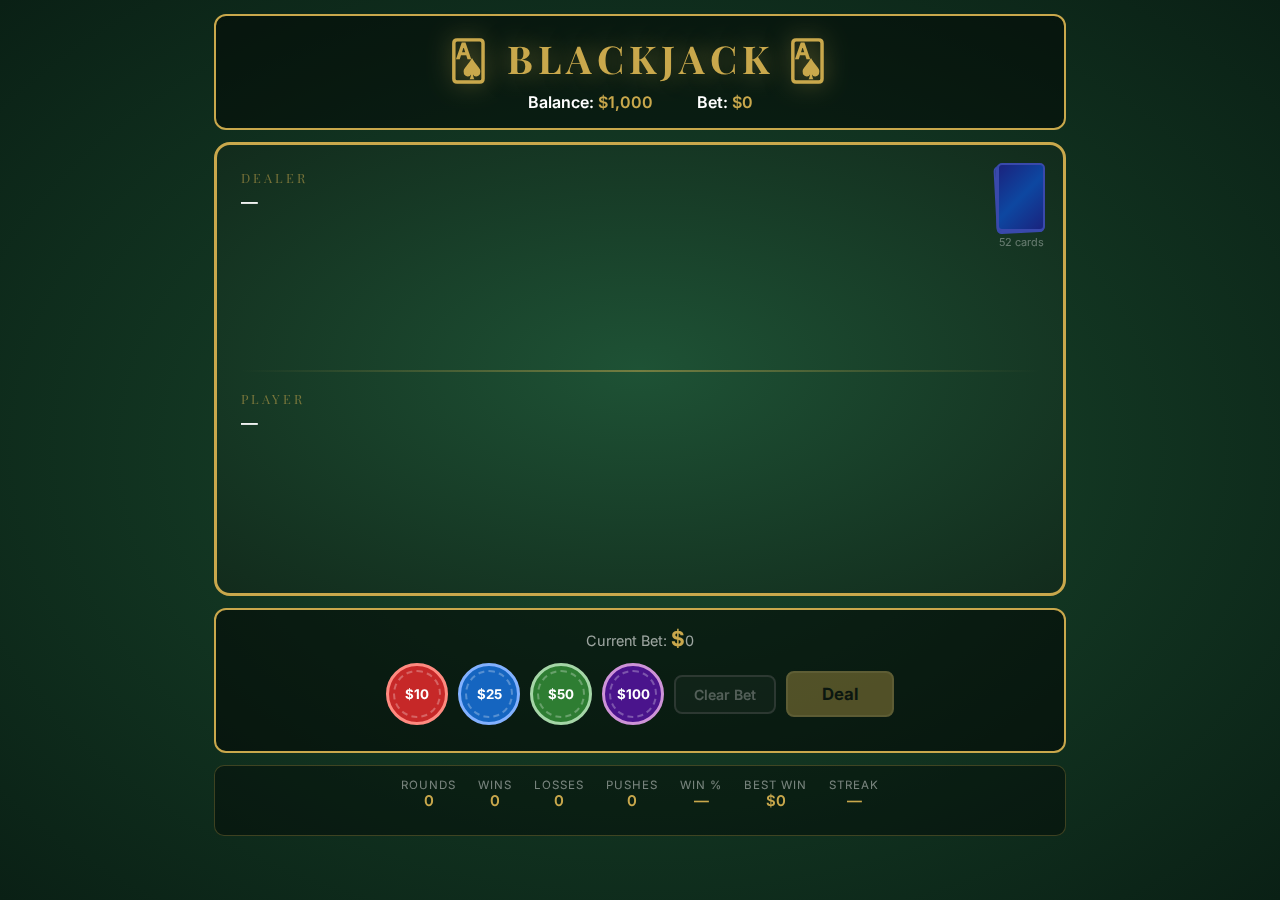
<file: Blackjack/index.html>
<!DOCTYPE html>
<html lang="en">
<head>
<meta charset="UTF-8">
<meta name="viewport" content="width=device-width, initial-scale=1.0">
<title>Blackjack</title>
<link href="https://fonts.googleapis.com/css2?family=Playfair+Display:wght@700;900&family=Inter:wght@400;600;700&display=swap" rel="stylesheet">
<style>
*,*::before,*::after{box-sizing:border-box;margin:0;padding:0}
:root{
  --green:#1a4a2e;--green-dark:#0f2d1a;--green-mid:#1e5235;
  --gold:#c9a84c;--gold-light:#e8c96e;
  --card-bg:#fdf6e3;--red-suit:#cc2222;--black-suit:#111;
  --charcoal:#1c1c1c;--charcoal-a:rgba(28,28,28,0.88);
}
body{
  background:radial-gradient(ellipse at center,#1a4a2e 0%,#0a2015 100%);
  background-attachment:fixed;min-height:100vh;
  font-family:'Inter','Segoe UI',sans-serif;color:#fff;overflow-x:hidden;
}
body::before{
  content:'';position:fixed;inset:0;pointer-events:none;z-index:0;
  background-image:url("data:image/svg+xml,%3Csvg xmlns='http://www.w3.org/2000/svg' width='4' height='4'%3E%3Ccircle cx='1' cy='1' r='0.4' fill='rgba(255,255,255,0.025)'/%3E%3C/svg%3E");
}

/* ── Layout ── */
#game-container{
  position:relative;z-index:1;max-width:880px;margin:0 auto;
  padding:14px;display:flex;flex-direction:column;gap:12px;
}

/* ── Header ── */
#header{
  text-align:center;padding:16px 20px;
  background:rgba(0,0,0,0.45);border:2px solid var(--gold);border-radius:12px;
}
#header h1{
  font-family:'Playfair Display',Georgia,serif;font-size:2.4rem;
  color:var(--gold);letter-spacing:5px;text-shadow:0 0 24px rgba(201,168,76,0.5);
}
#status-bar{
  display:flex;justify-content:center;gap:44px;margin-top:8px;font-size:1rem;font-weight:600;
}
.status-item span{color:var(--gold)}

/* ── Table ── */
#table{
  background:radial-gradient(ellipse at center,#1e5235 0%,#122b1c 100%);
  border:3px solid var(--gold);border-radius:16px;
  padding:24px 24px 20px;position:relative;min-height:440px;
}
.area-label{
  font-family:'Playfair Display',serif;font-size:0.8rem;
  letter-spacing:3px;text-transform:uppercase;color:rgba(201,168,76,0.55);margin-bottom:6px;
}
.score-disp{
  font-size:1.05rem;font-weight:600;color:#fff;margin-bottom:10px;min-height:22px;
}
.score-disp.bust{color:#ff4f4f}
.score-disp.bj{color:var(--gold);font-weight:700}
#dealer-area,#player-area{min-height:160px}

.felt-divider{
  height:2px;margin:18px 0;opacity:0.5;
  background:linear-gradient(90deg,transparent,var(--gold),transparent);
}
.card-row{display:flex;flex-wrap:wrap;gap:8px;min-height:128px;align-items:flex-start}

/* ── Deck indicator ── */
#deck-ind{
  position:absolute;top:18px;right:18px;
  display:flex;flex-direction:column;align-items:center;gap:4px;
}
.deck-stack{width:48px;height:68px;position:relative}
.deck-card{
  position:absolute;width:48px;height:68px;border-radius:5px;
  background:linear-gradient(135deg,#1a237e,#0d47a1 50%,#1a237e);
  border:2px solid #3949ab;
}
.deck-card:nth-child(1){transform:rotate(-3deg) translate(-2px,2px)}
.deck-card:nth-child(2){transform:rotate(-1deg) translate(-1px,1px)}
.deck-card:nth-child(3){transform:rotate(0deg)}
#deck-count{font-size:0.68rem;color:rgba(255,255,255,0.35)}

/* ── Cards ── */
.card-wrap{
  position:relative;width:88px;height:124px;
  perspective:700px;
  opacity:0;transform:translate(-55px,-45px) scale(0.9);
  transition:opacity 0.35s ease-out,transform 0.38s cubic-bezier(0.34,1.56,0.64,1);
}
.card-wrap.dealt{opacity:1;transform:translate(0,0) scale(1)}

.card-inner{
  width:100%;height:100%;position:relative;
  transform-style:preserve-3d;
  transition:transform 0.2s ease-in-out;
}

.card-face{
  width:100%;height:100%;border-radius:8px;
  background:var(--card-bg);
  box-shadow:2px 4px 12px rgba(0,0,0,0.55);
  overflow:hidden;border:1px solid #ddd;
}
.card-face img{width:100%;height:100%;object-fit:cover;display:block;border-radius:8px}

/* Fallback card styling (when CDN img fails) */
.card-face.fb{
  display:flex;flex-direction:column;justify-content:space-between;
  padding:5px 6px;font-weight:700;
}
.fb .corner{display:flex;flex-direction:column;line-height:1.15}
.fb .corner.br{transform:rotate(180deg);align-self:flex-end}
.fb .mid{flex:1;display:flex;align-items:center;justify-content:center;font-size:2rem}

.card-back{
  width:100%;height:100%;border-radius:8px;
  background:repeating-linear-gradient(
    45deg,#1a237e,#1a237e 5px,#0d47a1 5px,#0d47a1 10px
  );
  border:3px solid #3949ab;
  box-shadow:2px 4px 12px rgba(0,0,0,0.55);
  display:flex;align-items:center;justify-content:center;
}
.card-back img{width:100%;height:100%;object-fit:cover;border-radius:6px}

/* ── Controls ── */
#controls{
  background:rgba(0,0,0,0.5);border:2px solid var(--gold);border-radius:12px;padding:16px;
}
#bet-disp-line{
  text-align:center;font-size:1.3rem;font-weight:700;color:var(--gold);margin-bottom:12px;
}
#bet-disp-line span{color:rgba(255,255,255,0.6);font-size:0.9rem;font-weight:400}

.ctrl-row{
  display:flex;justify-content:center;align-items:center;
  gap:10px;flex-wrap:wrap;margin-bottom:10px;
}
.ctrl-row:last-child{margin-bottom:0}

button{
  font-family:'Inter',sans-serif;font-weight:600;cursor:pointer;
  border:2px solid transparent;border-radius:8px;outline:none;
  transition:all 0.15s ease;
}
button:active:not(:disabled){transform:scale(0.95)!important}

/* Chips */
.chip{
  width:62px;height:62px;border-radius:50%;font-size:0.83rem;font-weight:700;
  border-width:3px;border-style:solid;position:relative;overflow:hidden;
}
.chip::before{
  content:'';position:absolute;inset:4px;border-radius:50%;
  border:2px dashed rgba(255,255,255,0.28);
}
.chip-10 {background:#c62828;border-color:#ff8a80;color:#fff}
.chip-25 {background:#1565c0;border-color:#82b1ff;color:#fff}
.chip-50 {background:#2e7d32;border-color:#a5d6a7;color:#fff}
.chip-100{background:#4a148c;border-color:#ce93d8;color:#fff}
.chip:hover:not(:disabled){transform:scale(1.08);box-shadow:0 0 18px rgba(201,168,76,0.6)}
.chip:disabled{opacity:0.38;cursor:not-allowed;transform:none!important}

/* Action buttons */
.act-btn{
  padding:11px 26px;font-size:1rem;
  background:rgba(0,0,0,0.6);color:#fff;border-color:var(--gold);
}
.act-btn:hover:not(:disabled){
  background:rgba(201,168,76,0.2);border-color:var(--gold-light);
  box-shadow:0 0 16px rgba(201,168,76,0.4);transform:scale(1.05);
}
.act-btn:disabled{opacity:0.38;cursor:not-allowed}

/* Primary / Deal btn */
.prime-btn{
  padding:11px 34px;font-size:1.05rem;
  background:var(--gold);color:#111;border-color:var(--gold-light);font-weight:700;
}
.prime-btn:hover:not(:disabled){background:var(--gold-light);transform:scale(1.05);box-shadow:0 0 20px rgba(201,168,76,0.6)}
.prime-btn:disabled{opacity:0.38;cursor:not-allowed}

/* Clear btn */
.clr-btn{
  padding:9px 18px;font-size:0.88rem;
  background:rgba(255,255,255,0.08);color:#ccc;border-color:#666;
}
.clr-btn:hover:not(:disabled){background:rgba(255,255,255,0.18);transform:scale(1.04)}
.clr-btn:disabled{opacity:0.38;cursor:not-allowed}

.hidden{display:none!important}

/* ── Stats bar ── */
#stats-bar{
  background:rgba(0,0,0,0.38);border:1px solid rgba(201,168,76,0.28);
  border-radius:10px;padding:12px 16px;display:flex;flex-direction:column;gap:10px;
}
#stats-row{display:flex;justify-content:center;gap:22px;flex-wrap:wrap;font-size:0.84rem}
.stat-it{text-align:center}
.stat-lbl{color:rgba(255,255,255,0.45);font-size:0.72rem;text-transform:uppercase;letter-spacing:1px}
.stat-val{color:var(--gold);font-weight:600;font-size:0.93rem}
.pos{color:#4caf50}.neg{color:#f44336}

#hist-strip{
  display:flex;gap:8px;overflow-x:auto;padding-bottom:3px;
  scrollbar-width:thin;scrollbar-color:var(--gold) transparent;
}
.h-chip{
  flex-shrink:0;padding:3px 10px;border-radius:12px;
  font-size:0.78rem;font-weight:600;white-space:nowrap;
}
.h-win{background:rgba(46,125,50,0.65);color:#a5d6a7;border:1px solid #4caf50}
.h-loss{background:rgba(198,40,40,0.65);color:#ffcdd2;border:1px solid #f44336}
.h-push{background:rgba(100,100,100,0.65);color:#ddd;border:1px solid #888}

/* ── Keyboard legend ── */
#kbd-legend{
  background:rgba(0,0,0,0.28);border:1px solid rgba(201,168,76,0.18);
  border-radius:8px;padding:9px 16px;
  display:flex;gap:14px;flex-wrap:wrap;justify-content:center;
  font-size:0.74rem;color:rgba(255,255,255,0.45);
}
.kbd-it kbd{
  background:rgba(255,255,255,0.13);border:1px solid rgba(255,255,255,0.28);
  border-radius:4px;padding:1px 6px;font-family:monospace;
  color:var(--gold);margin-right:4px;
}

/* ── Outcome overlay ── */
#outcome-overlay{
  position:fixed;inset:0;display:flex;align-items:center;justify-content:center;
  z-index:100;background:rgba(0,0,0,0.52);
  opacity:0;pointer-events:none;transition:opacity 0.3s;
}
#outcome-overlay.vis{opacity:1;pointer-events:auto}

#outcome-banner{
  text-align:center;padding:32px 60px;
  background:var(--charcoal-a);border:3px solid var(--gold);border-radius:16px;
  backdrop-filter:blur(10px);
  transform:scale(0.78);transition:transform 0.32s cubic-bezier(0.34,1.56,0.64,1);
}
#outcome-overlay.vis #outcome-banner{transform:scale(1)}

#outcome-text{
  font-family:'Playfair Display',serif;font-size:3rem;font-weight:900;margin-bottom:8px;
}
.o-win  #outcome-text{color:var(--gold);text-shadow:0 0 32px rgba(201,168,76,0.8)}
.o-bj   #outcome-text{color:var(--gold);text-shadow:0 0 44px rgba(201,168,76,1);font-size:3.5rem}
.o-lose #outcome-text{color:#ff4f4f}
.o-push #outcome-text{color:#aaa}

#outcome-amt{font-size:1.45rem;font-weight:600;margin-bottom:20px;color:rgba(255,255,255,0.82)}

#next-btn{
  padding:13px 46px;font-size:1.15rem;
  background:var(--gold);color:#111;border:none;border-radius:10px;
  font-weight:700;cursor:pointer;transition:all 0.15s;
}
#next-btn:hover:not(:disabled){background:var(--gold-light);transform:scale(1.05)}
#next-btn:disabled{opacity:0.45;cursor:not-allowed}

/* ── Game-over modal ── */
#gameover-modal{
  position:fixed;inset:0;background:rgba(0,0,0,0.82);
  display:flex;align-items:center;justify-content:center;z-index:200;
}
#go-box{
  background:var(--charcoal);border:3px solid var(--gold);
  border-radius:16px;padding:48px;text-align:center;max-width:400px;
}
#go-box h2{font-family:'Playfair Display',serif;font-size:2.5rem;color:#ff4f4f;margin-bottom:12px}
#go-box p{color:#aaa;margin-bottom:24px}
#restart-btn{
  padding:13px 46px;font-size:1.1rem;background:var(--gold);color:#111;
  border:none;border-radius:10px;font-weight:700;cursor:pointer;
}
#restart-btn:hover{background:var(--gold-light)}

/* ── Shuffle msg ── */
#shuffle-msg{
  position:fixed;top:50%;left:50%;transform:translate(-50%,-50%);
  background:var(--charcoal-a);border:2px solid var(--gold);border-radius:10px;
  padding:14px 30px;font-size:1.1rem;color:var(--gold);
  font-family:'Playfair Display',serif;z-index:150;
  opacity:0;pointer-events:none;transition:opacity 0.3s;
}
#shuffle-msg.vis{opacity:1}

/* ── Particle canvas ── */
#pcanvas{position:fixed;inset:0;pointer-events:none;z-index:90}

/* ── Chip toss anim ── */
@keyframes chipToss{
  0%  {transform:translateY(0) scale(1);opacity:1}
  50% {transform:translateY(-50px) scale(1.25);opacity:0.85}
  100%{transform:translateY(30px) scale(0.7);opacity:0}
}
.chip-toss{
  position:fixed;border-radius:50%;width:38px;height:38px;
  display:flex;align-items:center;justify-content:center;
  font-size:0.7rem;font-weight:700;color:#fff;
  pointer-events:none;z-index:300;
  animation:chipToss 0.52s ease-in forwards;
}

/* ── Responsive ── */
@media(max-width:600px){
  #header h1{font-size:1.75rem}
  .card-wrap{width:70px;height:98px}
  .chip{width:54px;height:54px;font-size:0.75rem}
  .act-btn{padding:9px 16px;font-size:0.88rem}
  #stats-row{gap:12px}
}
</style>
</head>
<body>

<canvas id="pcanvas"></canvas>

<div id="game-container">

  <!-- Header -->
  <div id="header">
    <h1>&#127137; BLACKJACK &#127137;</h1>
    <div id="status-bar">
      <div class="status-item">Balance: <span id="bal">$1,000</span></div>
      <div class="status-item">Bet: <span id="bet-hdr">$0</span></div>
    </div>
  </div>

  <!-- Table -->
  <div id="table">
    <div id="deck-ind">
      <div class="deck-stack">
        <div class="deck-card"></div>
        <div class="deck-card"></div>
        <div class="deck-card"></div>
      </div>
      <div id="deck-count">52 cards</div>
    </div>

    <div id="dealer-area">
      <div class="area-label">Dealer</div>
      <div class="score-disp" id="d-score">—</div>
      <div class="card-row" id="d-cards"></div>
    </div>

    <div class="felt-divider"></div>

    <div id="player-area">
      <div class="area-label">Player</div>
      <div class="score-disp" id="p-score">—</div>
      <div class="card-row" id="p-cards"></div>
    </div>
  </div>

  <!-- Controls -->
  <div id="controls">
    <div id="bet-disp-line"><span>Current Bet: </span>$<span id="bet-num">0</span></div>

    <!-- Betting row -->
    <div class="ctrl-row" id="bet-row">
      <button class="chip chip-10"  data-v="10"  onclick="addBet(10)">$10</button>
      <button class="chip chip-25"  data-v="25"  onclick="addBet(25)">$25</button>
      <button class="chip chip-50"  data-v="50"  onclick="addBet(50)">$50</button>
      <button class="chip chip-100" data-v="100" onclick="addBet(100)">$100</button>
      <button class="clr-btn" id="clr-btn" onclick="clearBet()">Clear Bet</button>
      <button class="prime-btn" id="deal-btn" onclick="deal()" disabled>Deal</button>
    </div>

    <!-- Action row -->
    <div class="ctrl-row" id="act-row">
      <button class="act-btn hidden" id="hit-btn"   onclick="hit()">Hit <kbd>(H)</kbd></button>
      <button class="act-btn hidden" id="stand-btn" onclick="stand()">Stand <kbd>(S)</kbd></button>
      <button class="act-btn hidden" id="dbl-btn"   onclick="doubleDown()">Double Down <kbd>(B)</kbd></button>
    </div>
  </div>

  <!-- Stats bar -->
  <div id="stats-bar">
    <div id="stats-row">
      <div class="stat-it"><div class="stat-lbl">Rounds</div><div class="stat-val" id="s-rounds">0</div></div>
      <div class="stat-it"><div class="stat-lbl">Wins</div><div class="stat-val" id="s-wins">0</div></div>
      <div class="stat-it"><div class="stat-lbl">Losses</div><div class="stat-val" id="s-losses">0</div></div>
      <div class="stat-it"><div class="stat-lbl">Pushes</div><div class="stat-val" id="s-pushes">0</div></div>
      <div class="stat-it"><div class="stat-lbl">Win %</div><div class="stat-val" id="s-pct">—</div></div>
      <div class="stat-it"><div class="stat-lbl">Best Win</div><div class="stat-val" id="s-best">$0</div></div>
      <div class="stat-it"><div class="stat-lbl">Streak</div><div class="stat-val" id="s-streak">—</div></div>
    </div>
    <div id="hist-strip"></div>
  </div>


</div><!-- /game-container -->

<!-- Outcome overlay -->
<div id="outcome-overlay">
  <div id="outcome-banner">
    <div id="outcome-text">WIN</div>
    <div id="outcome-amt"></div>
    <button id="next-btn" disabled onclick="nextRound()">Next Round &nbsp;<kbd style="font-size:1.0rem">(D)</kbd></button>
  </div>
</div>

<!-- Game over modal -->
<div id="gameover-modal" class="hidden">
  <div id="go-box">
    <h2>Game Over</h2>
    <p>You ran out of chips. Walk away and come back another day...</p>
    <button id="restart-btn" onclick="restart()">Restart ($1,000)</button>
  </div>
</div>

<!-- Shuffle message -->
<div id="shuffle-msg">&#127137; Shuffling deck…</div>

<script>
// ─────────────────────────────────────────────
//  CONSTANTS
// ─────────────────────────────────────────────
const SUITS  = ['S','H','D','C'];
const VALUES = ['A','2','3','4','5','6','7','8','9','0','J','Q','K'];
const SYM    = {S:'♠',H:'♥',D:'♦',C:'♣'};
const DISP   = {A:'A','2':'2','3':'3','4':'4','5':'5','6':'6','7':'7',
                '8':'8','9':'9','0':'10',J:'J',Q:'Q',K:'K'};
const CDN    = 'https://deckofcardsapi.com/static/img/';
const BACK   = CDN + 'back.png';
const G = {BETTING:'BETTING',PLAYING:'PLAYING',COMPLETE:'COMPLETE'};

// ─────────────────────────────────────────────
//  STATE
// ─────────────────────────────────────────────
let deck=[], pHand=[], dHand=[];
let balance=1000, bet=0;
let state=G.BETTING, busy=false;
let stats={rounds:0,wins:0,losses:0,pushes:0,best:0,streak:0,hist:[]};

// ─────────────────────────────────────────────
//  DECK
// ─────────────────────────────────────────────
function buildDeck(){
  deck=[];
  for(const s of SUITS) for(const v of VALUES) deck.push({s,v,code:v+s});
}
function shuffle(a){
  for(let i=a.length-1;i>0;i--){const j=Math.floor(Math.random()*(i+1));[a[i],a[j]]=[a[j],a[i]];}
}
function initDeck(){buildDeck();shuffle(deck);updateDeckCount();}
function drawCard(){return deck.pop();}

async function checkDeck(){
  if(deck.length<15){
    showEl('shuffle-msg','vis');
    buildDeck();shuffle(deck);
    await wait(1100);
    rmEl('shuffle-msg','vis');
    updateDeckCount();
  }
}
function updateDeckCount(){document.getElementById('deck-count').textContent=deck.length+' cards';}

// ─────────────────────────────────────────────
//  SCORE
// ─────────────────────────────────────────────
function cardVal(card){
  if(card.v==='A') return 11;
  if(['J','Q','K','0'].includes(card.v)) return 10;
  return parseInt(card.v);
}
function score(hand){
  let t=0,aces=0;
  for(const c of hand){if(c.v==='A'){aces++;t+=11;}else t+=cardVal(c);}
  while(t>21&&aces>0){t-=10;aces--;}
  return t;
}
function isNatural(hand){
  if(hand.length!==2) return false;
  const vs=hand.map(c=>c.v);
  return vs.includes('A')&&vs.some(v=>['0','J','Q','K'].includes(v));
}

// ─────────────────────────────────────────────
//  CARD UI
// ─────────────────────────────────────────────
function mkFallbackFace(card){
  const d=document.createElement('div');
  d.className='card-face fb';
  const red=['H','D'].includes(card.s);
  d.style.color=red?'#cc2222':'#111';
  const sym=SYM[card.s], val=DISP[card.v];
  d.innerHTML=`<div class="corner tl"><span style="font-size:0.95rem">${val}</span><span style="font-size:0.85rem">${sym}</span></div>
               <div class="mid">${sym}</div>
               <div class="corner br"><span style="font-size:0.95rem">${val}</span><span style="font-size:0.85rem">${sym}</span></div>`;
  return d;
}

function mkFace(card){
  const outer=document.createElement('div');
  outer.className='card-face';
  const img=document.createElement('img');
  img.src=CDN+card.code+'.png';
  img.alt=card.code;
  img.onerror=()=>{outer.innerHTML='';const fb=mkFallbackFace(card);[...fb.childNodes].forEach(n=>outer.appendChild(n));outer.className='card-face fb';outer.style.color=fb.style.color;};
  outer.appendChild(img);
  return outer;
}

function mkBack(){
  const d=document.createElement('div');
  d.className='card-back';
  const img=document.createElement('img');
  img.src=BACK;
  img.alt='back';
  img.onerror=()=>{d.innerHTML='🂠';d.style.fontSize='2.5rem';};
  d.appendChild(img);
  return d;
}

function mkCardEl(card,faceDown){
  const wrap=document.createElement('div');
  wrap.className='card-wrap';
  const inner=document.createElement('div');
  inner.className='card-inner';
  if(faceDown){
    inner.appendChild(mkBack());
    wrap.dataset.fd='1';
    wrap.dataset.code=card.code;
  } else {
    inner.appendChild(mkFace(card));
  }
  wrap.appendChild(inner);
  return wrap;
}

async function dealCardEl(card,container,faceDown=false,lag=0){
  await wait(lag);
  const el=mkCardEl(card,faceDown);
  container.appendChild(el);
  requestAnimationFrame(()=>requestAnimationFrame(()=>el.classList.add('dealt')));
  await wait(420);
  return el;
}

async function flipHoleCard(){
  const el=document.querySelector('#d-cards .card-wrap[data-fd="1"]');
  if(!el) return;
  const code=el.dataset.code;
  const card={s:code.slice(-1),v:code.slice(0,-1),code};
  const inner=el.querySelector('.card-inner');
  inner.style.transition='transform 0.18s ease-in';
  inner.style.transform='rotateY(90deg)';
  await wait(190);
  inner.innerHTML='';
  inner.appendChild(mkFace(card));
  inner.style.transition='none';
  inner.style.transform='rotateY(-90deg)';
  requestAnimationFrame(()=>requestAnimationFrame(()=>{
    inner.style.transition='transform 0.18s ease-out';
    inner.style.transform='rotateY(0deg)';
  }));
  delete el.dataset.fd;
  await wait(200);
}

// ─────────────────────────────────────────────
//  UI HELPERS
// ─────────────────────────────────────────────
function showEl(id,cls){document.getElementById(id).classList.add(cls);}
function rmEl(id,cls){document.getElementById(id).classList.remove(cls);}

function updateBal(){
  document.getElementById('bal').textContent='$'+balance.toLocaleString();
  document.getElementById('bet-hdr').textContent='$'+bet.toLocaleString();
  document.getElementById('bet-num').textContent=bet.toLocaleString();
}

function updateScores(dealerOpen=false){
  const ps=score(pHand);
  const pEl=document.getElementById('p-score');
  if(state===G.BETTING){pEl.textContent='—';pEl.className='score-disp';}
  else{
    const bj=isNatural(pHand)&&pHand.length===2;
    pEl.textContent='Score: '+ps+(bj?' ✦':'');
    pEl.className='score-disp'+(ps>21?' bust':bj?' bj':'');
  }
  const dEl=document.getElementById('d-score');
  if(dealerOpen&&dHand.length){
    const ds=score(dHand);
    dEl.textContent='Score: '+ds;
    dEl.className='score-disp'+(ds>21?' bust':'');
  } else if(state===G.PLAYING&&dHand.length){
    const vis=score([dHand[0]]);
    dEl.textContent='Showing: '+vis;
    dEl.className='score-disp';
  } else {
    dEl.textContent='—';
    dEl.className='score-disp';
  }
}

function setButtons(){
  const betting=state===G.BETTING;
  const playing=state===G.PLAYING;

  const betRow=document.getElementById('bet-row');
  betRow.style.display=betting?'flex':'none';
  if(betting){
    document.querySelectorAll('.chip').forEach(b=>{
      b.disabled=busy||(bet+parseInt(b.dataset.v)>balance);
    });
    document.getElementById('clr-btn').disabled=busy||bet===0;
    document.getElementById('deal-btn').disabled=busy||bet===0;
  }

  const hitBtn=document.getElementById('hit-btn');
  const standBtn=document.getElementById('stand-btn');
  const dblBtn=document.getElementById('dbl-btn');
  hitBtn.classList.toggle('hidden',!playing);
  standBtn.classList.toggle('hidden',!playing);
  if(playing){
    hitBtn.disabled=busy;
    standBtn.disabled=busy;
    const canDbl=pHand.length===2&&balance>=bet;
    dblBtn.classList.toggle('hidden',!canDbl);
    dblBtn.disabled=busy;
  } else {
    dblBtn.classList.add('hidden');
  }
}

// ─────────────────────────────────────────────
//  BETTING
// ─────────────────────────────────────────────
function addBet(amt){
  if(busy||state!==G.BETTING) return;
  if(bet+amt>balance) return;
  bet+=amt;
  updateBal();
  setButtons();
  chipTossAnim(amt);
}
function clearBet(){
  if(busy||state!==G.BETTING) return;
  bet=0;updateBal();setButtons();
}
function chipTossAnim(amt){
  const btn=document.querySelector(`.chip[data-v="${amt}"]`);
  if(!btn) return;
  const r=btn.getBoundingClientRect();
  const c=document.createElement('div');
  c.className='chip-toss';
  const col={10:'#c62828',25:'#1565c0',50:'#2e7d32',100:'#4a148c'};
  c.style.cssText=`background:${col[amt]};left:${r.left+r.width/2-19}px;top:${r.top}px`;
  c.textContent='$'+amt;
  document.body.appendChild(c);
  setTimeout(()=>c.remove(),620);
}

// ─────────────────────────────────────────────
//  GAME FLOW
// ─────────────────────────────────────────────
async function deal(){
  if(busy||bet===0||state!==G.BETTING) return;
  busy=true;setButtons();
  await checkDeck();

  balance-=bet;updateBal();

  pHand=[];dHand=[];
  document.getElementById('p-cards').innerHTML='';
  document.getElementById('d-cards').innerHTML='';
  updateScores();

  // Deal order: P1, D1(face-up), P2, D2(hole/face-down)
  const p1=drawCard(); pHand.push(p1);
  await dealCardEl(p1,document.getElementById('p-cards'),false,0);

  const d1=drawCard(); dHand.push(d1);
  await dealCardEl(d1,document.getElementById('d-cards'),false,100);

  const p2=drawCard(); pHand.push(p2);
  await dealCardEl(p2,document.getElementById('p-cards'),false,100);

  const d2=drawCard(); dHand.push(d2);
  await dealCardEl(d2,document.getElementById('d-cards'),true,100);

  updateDeckCount();
  state=G.PLAYING;
  updateScores(false);
  busy=false;
  setButtons();

  if(isNatural(pHand)){
    await wait(400);
    await resolveRound();
  }
}

async function hit(){
  if(busy||state!==G.PLAYING) return;
  busy=true;setButtons();
  await checkDeck();
  const card=drawCard();pHand.push(card);
  await dealCardEl(card,document.getElementById('p-cards'),false,0);
  updateDeckCount();
  updateScores(false);
  const s=score(pHand);
  if(s>21){busy=false;await resolveRound();}
  else{busy=false;setButtons();}
}

async function stand(){
  if(busy||state!==G.PLAYING) return;
  busy=true;setButtons();
  await runDealer();
  await resolveRound();
}

async function doubleDown(){
  if(busy||state!==G.PLAYING||pHand.length!==2||balance<bet) return;
  busy=true;setButtons();
  balance-=bet;
  bet*=2;
  updateBal();
  await checkDeck();
  const card=drawCard();pHand.push(card);
  await dealCardEl(card,document.getElementById('p-cards'),false,0);
  updateDeckCount();
  updateScores(false);
  const s=score(pHand);
  if(s<=21) await runDealer();
  await resolveRound();
}

async function runDealer(){
  await flipHoleCard();
  await wait(320);
  updateScores(true);
  while(score(dHand)<=16){
    await checkDeck();
    const card=drawCard();dHand.push(card);
    await dealCardEl(card,document.getElementById('d-cards'),false,0);
    updateDeckCount();
    updateScores(true);
    await wait(300);
  }
}

async function resolveRound(){
  busy=true;
  state=G.COMPLETE;

  const hole=document.querySelector('#d-cards .card-wrap[data-fd="1"]');
  if(hole){await flipHoleCard();await wait(320);}
  updateScores(true);

  const ps=score(pHand), ds=score(dHand);
  const pBJ=isNatural(pHand), dBJ=isNatural(dHand);

  let outcome,payout,label,amtTxt;

  if(ps>21){
    outcome='lose';payout=0;label='BUST!';amtTxt='-$'+bet;
  } else if(pBJ&&dBJ){
    outcome='push';payout=bet;label='PUSH';amtTxt='Bet Returned';
  } else if(pBJ){
    const profit=Math.floor(bet*1.5);
    payout=bet+profit;label='BLACKJACK!';outcome='bj';amtTxt='+$'+profit;
  } else if(ds>21){
    outcome='win';payout=bet*2;label='WIN!';amtTxt='+$'+bet;
  } else if(ps>ds){
    outcome='win';payout=bet*2;label='WIN!';amtTxt='+$'+bet;
  } else if(ps<ds){
    outcome='lose';payout=0;label='LOSE';amtTxt='-$'+bet;
  } else {
    outcome='push';payout=bet;label='PUSH';amtTxt='Bet Returned';
  }

  balance+=payout;
  updateBal();
  recordStats(outcome,bet,payout);
  setButtons();

  showOutcome(label,amtTxt,outcome);
  if(outcome==='win'||outcome==='bj') particles(outcome==='bj');

  await wait(1500);
  document.getElementById('next-btn').disabled=false;
  busy=false;

  if(balance<=0){
    await wait(600);
    document.getElementById('gameover-modal').classList.remove('hidden');
  }
}

// ─────────────────────────────────────────────
//  OUTCOME / NEXT ROUND
// ─────────────────────────────────────────────
function showOutcome(label,amtTxt,type){
  document.getElementById('outcome-text').textContent=label;
  document.getElementById('outcome-amt').textContent=amtTxt;
  document.getElementById('next-btn').disabled=true;
  const ov=document.getElementById('outcome-overlay');
  ov.className='vis o-'+type;
}
function hideOutcome(){
  document.getElementById('outcome-overlay').className='';
}
function nextRound(){
  if(busy) return;
  hideOutcome();
  bet=0;state=G.BETTING;
  pHand=[];dHand=[];
  document.getElementById('p-cards').innerHTML='';
  document.getElementById('d-cards').innerHTML='';
  document.getElementById('p-score').textContent='—';
  document.getElementById('p-score').className='score-disp';
  document.getElementById('d-score').textContent='—';
  document.getElementById('d-score').className='score-disp';
  updateBal();setButtons();
}
function restart(){
  balance=1000;bet=0;
  stats={rounds:0,wins:0,losses:0,pushes:0,best:0,streak:0,hist:[]};
  state=G.BETTING;pHand=[];dHand=[];
  document.getElementById('gameover-modal').classList.add('hidden');
  hideOutcome();
  document.getElementById('p-cards').innerHTML='';
  document.getElementById('d-cards').innerHTML='';
  document.getElementById('p-score').textContent='—';
  document.getElementById('d-score').textContent='—';
  document.getElementById('p-score').className='score-disp';
  document.getElementById('d-score').className='score-disp';
  updateBal();updateStatsUI();setButtons();
  initDeck();
}

// ─────────────────────────────────────────────
//  STATS
// ─────────────────────────────────────────────
function recordStats(outcome,wagered,payout){
  stats.rounds++;
  if(outcome==='win'||outcome==='bj'){
    stats.wins++;
    const profit=payout-wagered;
    if(profit>stats.best) stats.best=profit;
    stats.streak=stats.streak>=0?stats.streak+1:1;
    stats.hist.push({t:'win',a:profit});
  } else if(outcome==='lose'){
    stats.losses++;
    stats.streak=stats.streak<=0?stats.streak-1:-1;
    stats.hist.push({t:'loss',a:wagered});
  } else {
    stats.pushes++;
    stats.streak=0;
    stats.hist.push({t:'push',a:0});
  }
  if(stats.hist.length>10) stats.hist.shift();
  updateStatsUI();
}
function updateStatsUI(){
  document.getElementById('s-rounds').textContent=stats.rounds;
  document.getElementById('s-wins').textContent=stats.wins;
  document.getElementById('s-losses').textContent=stats.losses;
  document.getElementById('s-pushes').textContent=stats.pushes;
  const tot=stats.wins+stats.losses;
  document.getElementById('s-pct').textContent=tot?Math.round(stats.wins/tot*100)+'%':'—';
  document.getElementById('s-best').textContent='$'+stats.best;
  const sk=document.getElementById('s-streak');
  if(!stats.streak){sk.textContent='—';sk.className='stat-val';}
  else if(stats.streak>0){sk.textContent='+'+stats.streak;sk.className='stat-val pos';}
  else{sk.textContent=stats.streak;sk.className='stat-val neg';}

  const strip=document.getElementById('hist-strip');
  strip.innerHTML='';
  for(const h of stats.hist){
    const c=document.createElement('div');
    if(h.t==='win'){c.className='h-chip h-win';c.textContent='+$'+h.a;}
    else if(h.t==='loss'){c.className='h-chip h-loss';c.textContent='-$'+h.a;}
    else{c.className='h-chip h-push';c.textContent='PUSH';}
    strip.appendChild(c);
  }
  strip.scrollLeft=strip.scrollWidth;
}

// ─────────────────────────────────────────────
//  PARTICLES
// ─────────────────────────────────────────────
function particles(big=false){
  const cv=document.getElementById('pcanvas');
  const ctx=cv.getContext('2d');
  cv.width=window.innerWidth;cv.height=window.innerHeight;
  const count=big?72:44;
  const pts=[];
  for(let i=0;i<count;i++){
    pts.push({
      x:cv.width/2+(Math.random()-.5)*220,
      y:cv.height*.38+(Math.random()-.5)*100,
      vx:(Math.random()-.5)*9,
      vy:-(Math.random()*7+3),
      size:Math.random()*9+4,
      a:1,
      col:['#c9a84c','#ffd700','#fff','#e8c96e'][Math.floor(Math.random()*4)],
      rot:Math.random()*Math.PI*2,
      rv:(Math.random()-.5)*0.22,
    });
  }
  const dur=big?1900:1250;
  let t0=null;
  function frame(ts){
    if(!t0) t0=ts;
    const el=ts-t0;
    ctx.clearRect(0,0,cv.width,cv.height);
    for(const p of pts){
      p.x+=p.vx;p.y+=p.vy;p.vy+=0.22;p.rot+=p.rv;
      p.a=Math.max(0,1-el/dur);
      ctx.save();ctx.globalAlpha=p.a;
      ctx.translate(p.x,p.y);ctx.rotate(p.rot);
      ctx.fillStyle=p.col;
      ctx.fillRect(-p.size/2,-p.size/2,p.size,p.size);
      ctx.restore();
    }
    if(el<dur) requestAnimationFrame(frame);
    else ctx.clearRect(0,0,cv.width,cv.height);
  }
  requestAnimationFrame(frame);
}

// ─────────────────────────────────────────────
//  KEYBOARD
// ─────────────────────────────────────────────
document.addEventListener('keydown',e=>{
  if(busy) return;
  const k=e.key.toUpperCase();
  if(k==='H'&&state===G.PLAYING){hit();return;}
  if(k==='S'&&state===G.PLAYING){stand();return;}
  if(k==='B'&&state===G.PLAYING){doubleDown();return;}
  if(k==='D'){
    if(state===G.BETTING&&bet>0){deal();return;}
    if(state===G.COMPLETE&&!document.getElementById('next-btn').disabled){nextRound();return;}
  }
  if(k==='C'&&state===G.BETTING){clearBet();return;}
});

// ─────────────────────────────────────────────
//  UTIL
// ─────────────────────────────────────────────
function wait(ms){return new Promise(r=>setTimeout(r,ms));}

// ─────────────────────────────────────────────
//  INIT
// ─────────────────────────────────────────────
initDeck();
updateBal();
updateStatsUI();
setButtons();
</script>
</body>
</html>
</file>
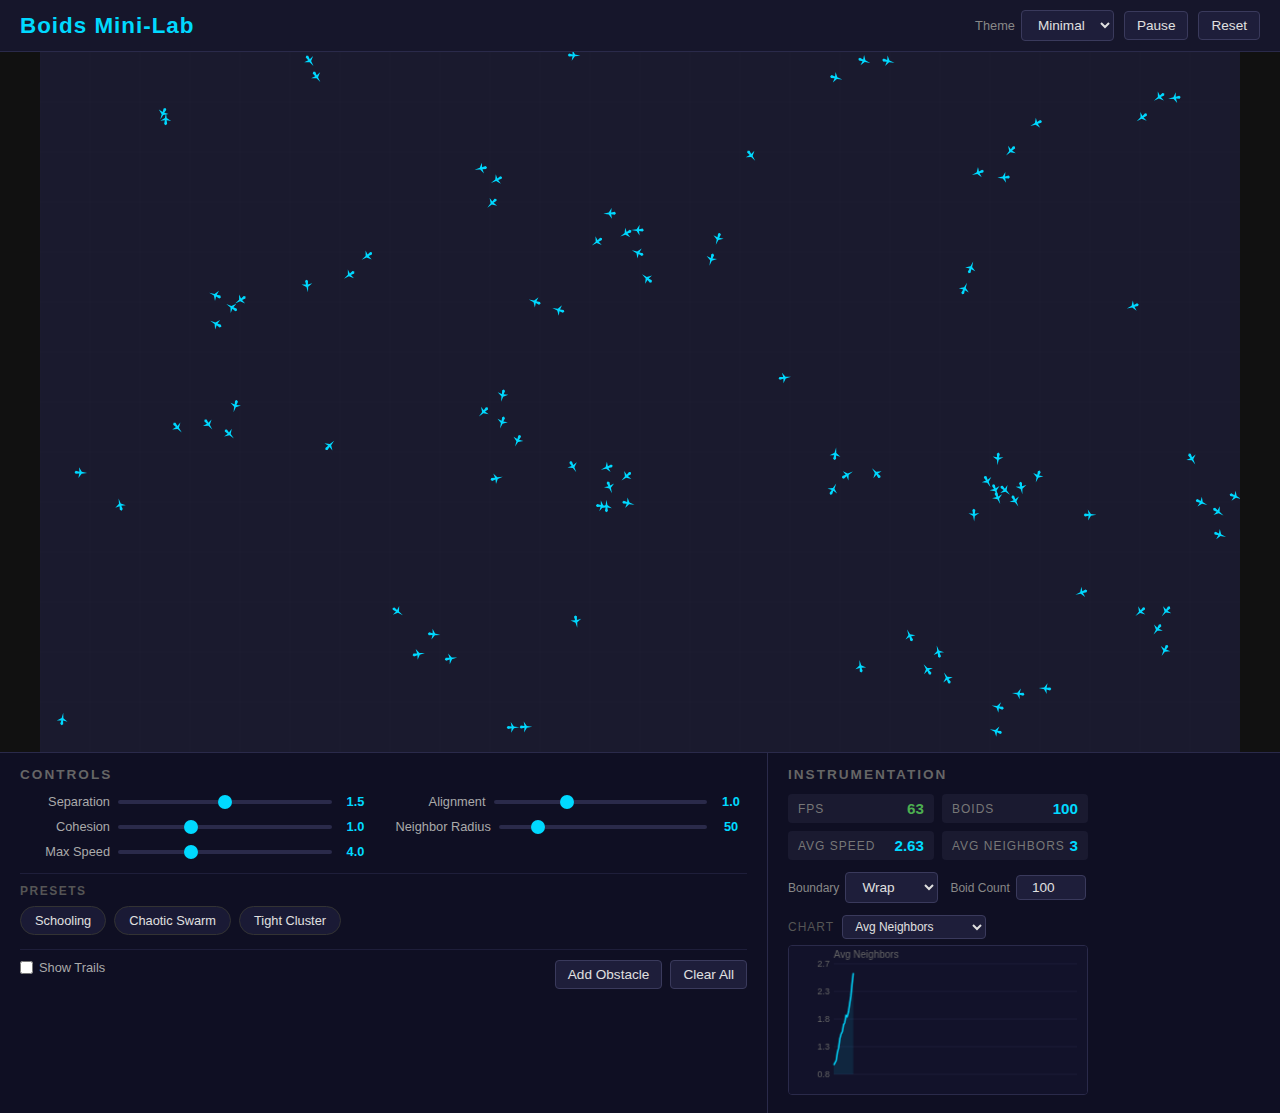
<file: Boids/index.html>
<!DOCTYPE html>
<html lang="en">
<head>
    <meta charset="UTF-8">
    <meta name="viewport" content="width=device-width, initial-scale=1.0">
    <title>Boids Mini-Lab</title>
    <link rel="stylesheet" href="styles.css">
</head>
<body>
    <header id="header">
        <h1>Boids Mini-Lab</h1>
        <div class="header-controls">
            <div class="theme-select-wrapper" title="Change visual theme">
                <label for="themeSelect">Theme</label>
                <select id="themeSelect">
                    <option value="minimal">Minimal</option>
                    <option value="neon">Neon</option>
                    <option value="nature">Nature</option>
                </select>
            </div>
            <button id="pauseBtn" title="Pause or resume the simulation">Pause</button>
            <button id="resetBtn" title="Randomize all boid positions and velocities">Reset</button>
        </div>
    </header>

    <main>
        <div id="canvas-container">
            <canvas id="boidsCanvas" width="1200" height="700"></canvas>
            <div id="canvas-hint">Click to place obstacles (when obstacle mode is on)</div>
        </div>

        <div id="bottom-panel">
            <div id="controls-panel">
                <h2>Controls</h2>

                <div class="sliders-section">
                    <div class="slider-group" title="How strongly boids avoid crowding neighbors">
                        <label for="separationSlider">Separation</label>
                        <input type="range" id="separationSlider" min="0" max="3" step="0.1" value="1.5">
                        <span class="slider-value" id="separationValue">1.5</span>
                    </div>

                    <div class="slider-group" title="How strongly boids match their neighbors' direction">
                        <label for="alignmentSlider">Alignment</label>
                        <input type="range" id="alignmentSlider" min="0" max="3" step="0.1" value="1.0">
                        <span class="slider-value" id="alignmentValue">1.0</span>
                    </div>

                    <div class="slider-group" title="How strongly boids move toward the group center">
                        <label for="cohesionSlider">Cohesion</label>
                        <input type="range" id="cohesionSlider" min="0" max="3" step="0.1" value="1.0">
                        <span class="slider-value" id="cohesionValue">1.0</span>
                    </div>

                    <div class="slider-group" title="How far a boid can see to detect neighbors">
                        <label for="radiusSlider">Neighbor Radius</label>
                        <input type="range" id="radiusSlider" min="20" max="200" step="5" value="50">
                        <span class="slider-value" id="radiusValue">50</span>
                    </div>

                    <div class="slider-group" title="Maximum velocity of each boid">
                        <label for="speedSlider">Max Speed</label>
                        <input type="range" id="speedSlider" min="1" max="10" step="0.5" value="4">
                        <span class="slider-value" id="speedValue">4.0</span>
                    </div>
                </div>

                <div class="presets-section">
                    <h3>Presets</h3>
                    <div class="preset-buttons">
                        <button class="preset-btn" id="presetSchooling" title="Coordinated, fish-like movement">Schooling</button>
                        <button class="preset-btn" id="presetChaotic" title="Erratic, insect-like buzzing">Chaotic Swarm</button>
                        <button class="preset-btn" id="presetCluster" title="Dense flock, slow and cohesive">Tight Cluster</button>
                    </div>
                </div>

                <div class="extras-section">
                    <div class="trail-control">
                        <label>
                            <input type="checkbox" id="trailToggle"> Show Trails
                        </label>
                        <div class="trail-length-wrapper" id="trailLengthWrapper" style="display:none;">
                            <label for="trailLengthSlider">Length</label>
                            <input type="range" id="trailLengthSlider" min="10" max="50" step="1" value="20">
                            <span class="slider-value" id="trailLengthValue">20</span>
                        </div>
                    </div>
                    <div class="obstacle-controls">
                        <button id="obstacleToggle" title="Toggle obstacle placement mode">Add Obstacle</button>
                        <button id="clearObstacles" title="Remove all obstacles from the simulation">Clear All</button>
                    </div>
                </div>
            </div>

            <div id="instrumentation-panel">
                <h2>Instrumentation</h2>

                <div class="metrics">
                    <div class="metric">
                        <span class="metric-label">FPS</span>
                        <span class="metric-value" id="fpsValue">60</span>
                    </div>
                    <div class="metric">
                        <span class="metric-label">Boids</span>
                        <span class="metric-value" id="boidCountValue">100</span>
                    </div>
                    <div class="metric">
                        <span class="metric-label">Avg Speed</span>
                        <span class="metric-value" id="avgSpeedValue">0.00</span>
                    </div>
                    <div class="metric">
                        <span class="metric-label">Avg Neighbors</span>
                        <span class="metric-value" id="avgNeighborsValue">0</span>
                    </div>
                </div>

                <div class="system-controls">
                    <div class="boundary-control">
                        <label for="boundarySelect">Boundary</label>
                        <select id="boundarySelect" title="How boids behave at the canvas edges">
                            <option value="wrap">Wrap</option>
                            <option value="bounce">Bounce</option>
                        </select>
                    </div>
                    <div class="boid-count-control">
                        <label for="boidCountInput">Boid Count</label>
                        <input type="number" id="boidCountInput" min="10" max="2000" value="100" title="Number of boids in the simulation (10-2000)">
                    </div>
                </div>

                <div class="chart-section">
                    <div class="chart-header">
                        <label for="chartMetric">Chart</label>
                        <select id="chartMetric" title="Select which metric to chart over time">
                            <option value="avgNeighbors">Avg Neighbors</option>
                            <option value="speedVariance">Speed Variance</option>
                            <option value="compactness">Flock Compactness</option>
                        </select>
                    </div>
                    <canvas id="chartCanvas" width="300" height="150"></canvas>
                </div>
            </div>
        </div>
    </main>

    <script src="boid.js"></script>
    <script src="themes.js"></script>
    <script src="presets.js"></script>
    <script src="obstacles.js"></script>
    <script src="instrumentation.js"></script>
    <script src="chart.js"></script>
    <script src="simulation.js"></script>
    <script src="ui-controls.js"></script>
</body>
</html>
</file>
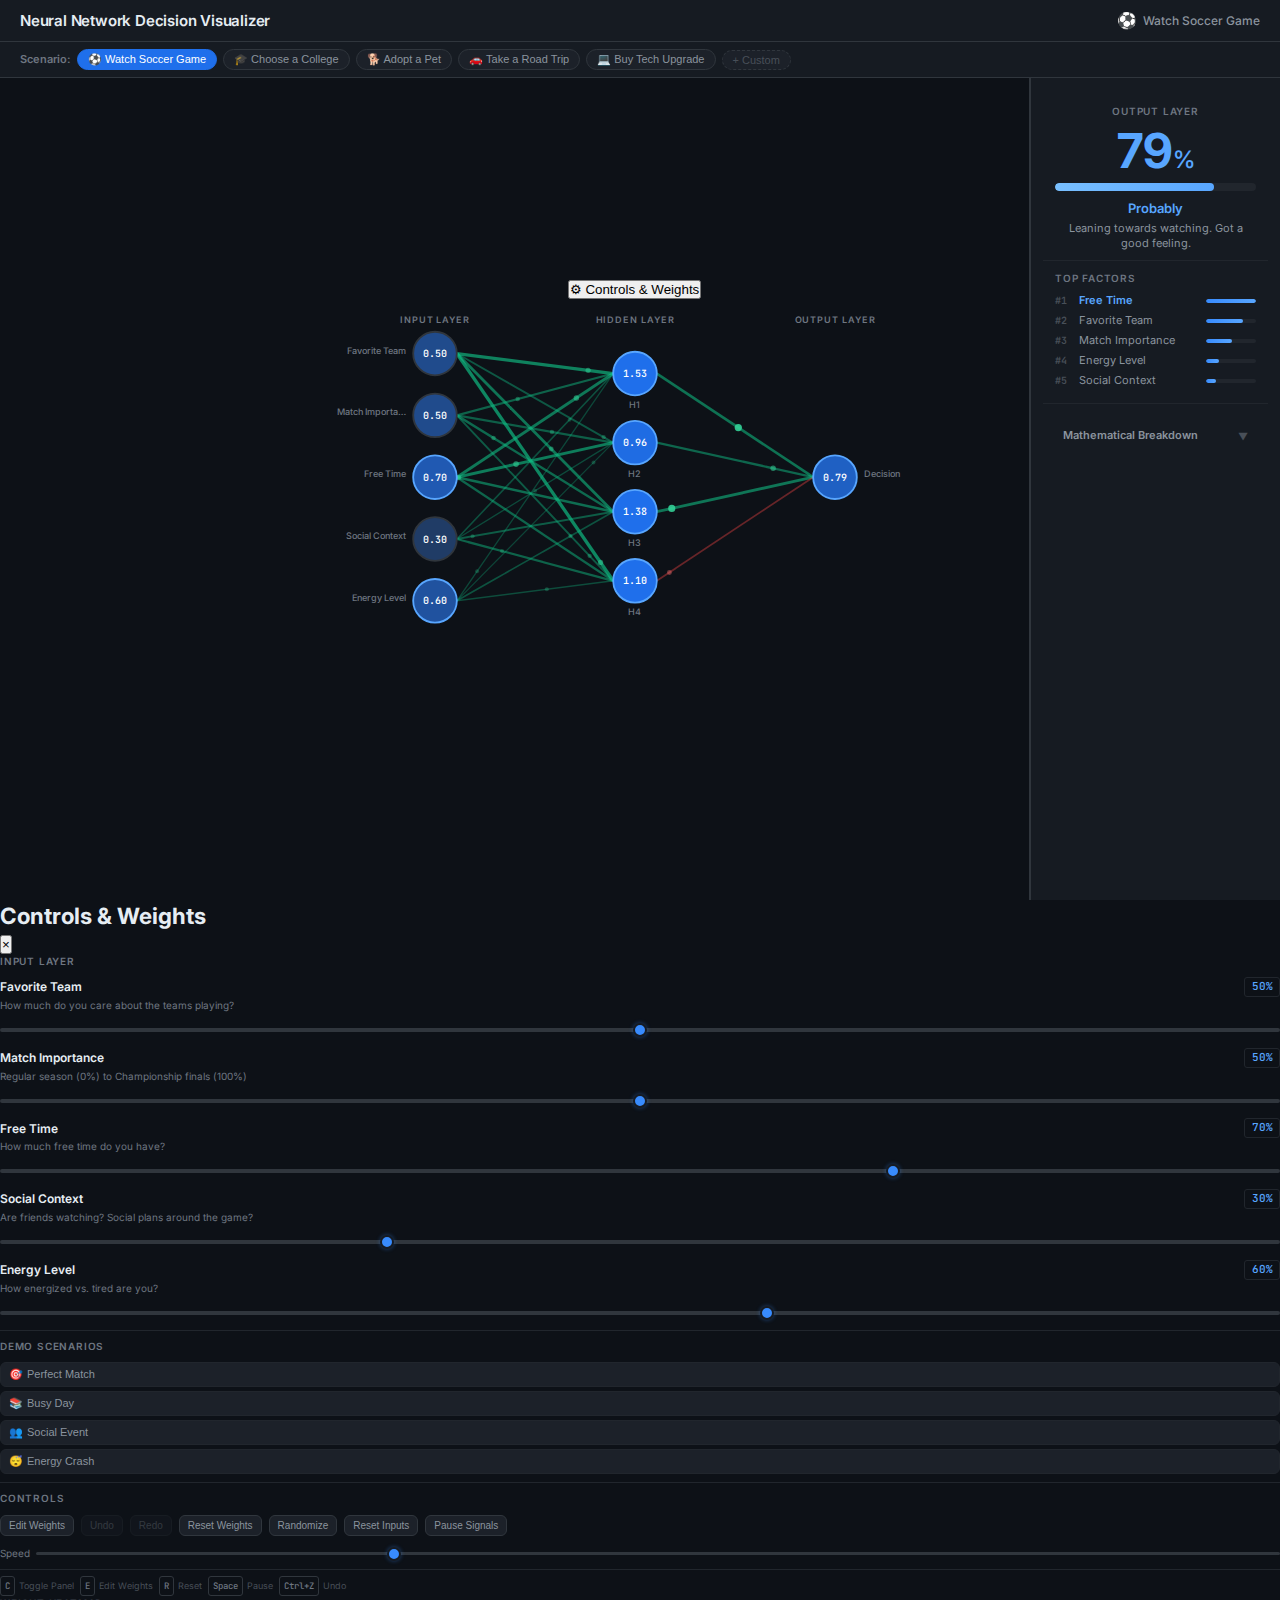
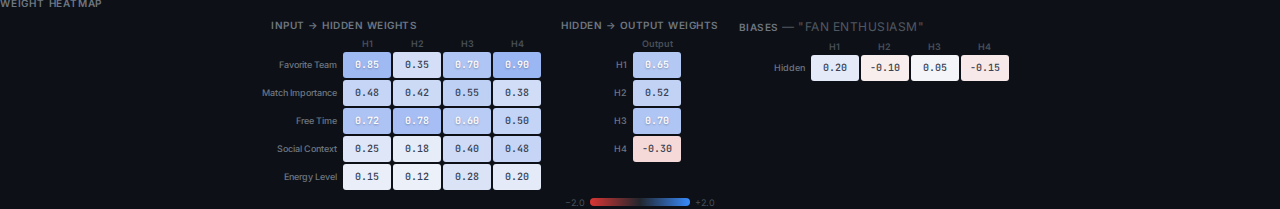
<file: DecisionNeuron/index.html>
<!DOCTYPE html>
<html lang="en">
<head>
<meta charset="UTF-8">
<meta name="viewport" content="width=device-width, initial-scale=1.0">
<title>Neural Network Decision Visualizer</title>
<link rel="preconnect" href="https://fonts.googleapis.com">
<link href="https://fonts.googleapis.com/css2?family=Inter:wght@300;400;500;600;700&family=JetBrains+Mono:wght@400;500&display=swap" rel="stylesheet">
<link rel="stylesheet" href="styles.css">
</head>
<body>

<!-- Header -->
<header class="app-header" role="banner">
  <h1>Neural Network Decision Visualizer</h1>
  <div class="scenario-indicator" aria-live="polite">
    <span class="emoji" id="header-emoji"></span>
    <span id="header-scenario-title"></span>
  </div>
</header>

<!-- Scenario Picker Bar -->
<nav class="scenario-bar" id="scenario-bar" aria-label="Scenario selection"></nav>

<!-- Main Layout -->
<main class="app-main">

  <!-- CENTER: Network Visualization -->
  <section class="panel network-panel" aria-label="Neural network visualization">
    <button class="controls-toggle-btn" id="controls-toggle-btn" onclick="toggleControlsModal()" title="Open controls & heatmap [C]">
      <span class="toggle-icon">&#9881;</span> Controls & Weights
    </button>
    <svg id="network-svg" viewBox="0 0 700 440"></svg>
    <div class="weight-tooltip" id="weight-tooltip" role="tooltip"></div>
  </section>

  <!-- RIGHT: Output + Math Panel -->
  <section class="panel output-panel" aria-label="Decision output and analysis">
    <div class="decision-display" id="decision-display">
      <div class="panel-title">Output Layer</div>
      <div class="decision-prob" id="decision-prob" aria-live="polite">50<span class="pct">%</span></div>
      <div class="decision-gauge" role="progressbar" aria-valuemin="0" aria-valuemax="100" aria-valuenow="50">
        <div class="decision-gauge-fill" id="gauge-fill"></div>
      </div>
      <div class="decision-zone" id="decision-zone" aria-live="polite">Maybe</div>
      <div class="decision-message" id="decision-message" aria-live="polite"></div>
    </div>

    <!-- Factor Importance Insight -->
    <div class="factor-insight-panel">
      <div class="panel-title">Top Factors</div>
      <div id="factor-insight" aria-label="Factor importance ranking"></div>
    </div>

    <div class="math-panel" style="padding: 16px 20px;">
      <div class="math-toggle" onclick="toggleMath()" role="button" aria-expanded="false" tabindex="0"
           onkeydown="if(event.key==='Enter'||event.key===' '){event.preventDefault();toggleMath();}">
        <h3>Mathematical Breakdown</h3>
        <span class="arrow" id="math-arrow">&#9660;</span>
      </div>
      <div class="math-content" id="math-content">
        <div id="math-inputs" class="math-block"></div>
        <div id="math-hidden" class="math-block"></div>
        <div id="math-output" class="math-block"></div>
        <div class="af-card">
          <h4>ReLU (Hidden Layer)</h4>
          <code>f(x) = max(0, x)</code>
          <p>Passes positive values, blocks negatives. Efficient non-linearity.</p>
        </div>
        <div class="af-card">
          <h4>Sigmoid (Output Layer)</h4>
          <code>f(x) = 1 / (1 + e<sup>&minus;x</sup>)</code>
          <p>Squashes any value to 0&ndash;1 range, producing a probability.</p>
        </div>
      </div>
    </div>
  </section>

</main>

<!-- Custom Scenario Modal -->
<div class="modal-overlay" id="custom-modal" role="dialog" aria-modal="true" aria-label="Create custom scenario">
  <div class="modal">
    <h2>Create Custom Scenario</h2>
    <div class="modal-field">
      <label for="custom-title">Decision Title</label>
      <input type="text" id="custom-title" placeholder="Should I quit my job?">
    </div>
    <div class="modal-field">
      <label for="custom-emoji">Emoji</label>
      <input type="text" id="custom-emoji" placeholder="&#129300;" maxlength="4" style="width:60px">
    </div>
    <div class="modal-field">
      <label>Input Factors (Label + Description)</label>
      <div id="custom-inputs-fields"></div>
    </div>
    <div class="modal-field">
      <label for="custom-msg-high">High Confidence Message (&gt;70%)</label>
      <input type="text" id="custom-msg-high" placeholder="Go for it!">
    </div>
    <div class="modal-field">
      <label for="custom-msg-low">Low Confidence Message (&lt;30%)</label>
      <input type="text" id="custom-msg-low" placeholder="Better not">
    </div>
    <div class="modal-actions">
      <button class="btn-secondary" onclick="closeCustomModal()">Cancel</button>
      <button class="btn-primary" onclick="saveCustomScenario()">Save Scenario</button>
    </div>
  </div>
</div>

<!-- Controls & Weights Modal -->
<div class="controls-modal-overlay" id="controls-modal" role="dialog" aria-modal="true" aria-label="Controls and weight heatmap">
  <div class="controls-modal">
    <div class="controls-modal-header">
      <h2>Controls & Weights</h2>
      <button class="controls-modal-close" onclick="toggleControlsModal()" aria-label="Close controls modal">&times;</button>
    </div>
    <div class="controls-modal-body">

      <!-- Input Panel -->
      <section class="modal-input-panel" aria-label="Input controls">
        <div class="panel-title">Input Layer</div>
        <div id="sliders-container"></div>

        <div class="demo-section">
          <div class="panel-title">Demo Scenarios</div>
          <div id="demo-buttons" role="group" aria-label="Demo scenario presets"></div>
        </div>

        <div class="controls-section">
          <div class="panel-title">Controls</div>
          <button class="ctrl-btn" id="btn-edit-weights" onclick="toggleEditWeights()" title="Toggle weight editing [E]">Edit Weights</button>
          <button class="ctrl-btn" id="btn-undo" onclick="undoWeight()" disabled title="Undo weight change [Ctrl+Z]">Undo</button>
          <button class="ctrl-btn" id="btn-redo" onclick="redoWeight()" disabled title="Redo weight change [Ctrl+Shift+Z]">Redo</button>
          <button class="ctrl-btn" onclick="resetToProfile()" title="Reset weights to scenario defaults">Reset Weights</button>
          <button class="ctrl-btn" onclick="randomizeWeights()" title="Randomize all weights">Randomize</button>
          <button class="ctrl-btn" onclick="resetInputs()" title="Reset all inputs to defaults [R]">Reset Inputs</button>
          <button class="ctrl-btn" id="btn-pause" onclick="togglePause()" title="Pause/resume signal particles [Space]">Pause Signals</button>
          <div class="speed-control">
            <label for="speed-slider">Speed</label>
            <input type="range" min="0.2" max="3" step="0.1" value="1" id="speed-slider" oninput="setSpeed(this.value)"
                   aria-label="Animation speed" aria-valuemin="0.2" aria-valuemax="3">
          </div>
          <div class="keyboard-hints">
            <span class="hint-key">C</span> Toggle Panel
            <span class="hint-key">E</span> Edit Weights
            <span class="hint-key">R</span> Reset
            <span class="hint-key">Space</span> Pause
            <span class="hint-key">Ctrl+Z</span> Undo
          </div>
        </div>
      </section>

      <!-- Heatmap -->
      <section class="modal-heatmap-panel" aria-label="Weight heatmap visualization">
        <div class="panel-title">Weight Heatmap</div>
        <div class="heatmap-container" id="heatmap-container"></div>
        <div class="heatmap-legend" aria-label="Heatmap color scale: red means negative, blue means positive">
          <span>&minus;2.0</span>
          <div class="legend-bar"></div>
          <span>+2.0</span>
        </div>
      </section>

    </div>
  </div>
</div>

<!-- Weight Editor (global, floats above everything) -->
<div class="weight-editor" id="weight-editor" role="dialog" aria-label="Weight editor">
  <button class="we-close" onclick="closeWeightEditor()" aria-label="Close weight editor">&times;</button>
  <div class="we-title" id="we-title">Weight</div>
  <div class="we-value" id="we-value">0.00</div>
  <div class="we-controls">
    <button onclick="adjustWeight(-0.1)" aria-label="Decrease weight by 0.1">&minus;</button>
    <input type="number" id="we-input" step="0.05" min="-2" max="2" onchange="setWeight(this.value)" aria-label="Weight value">
    <button onclick="adjustWeight(0.1)" aria-label="Increase weight by 0.1">+</button>
  </div>
  <div class="we-hint">Higher weight = stronger influence on decision</div>
</div>

<script src="app.js"></script>
</body>
</html>
</file>
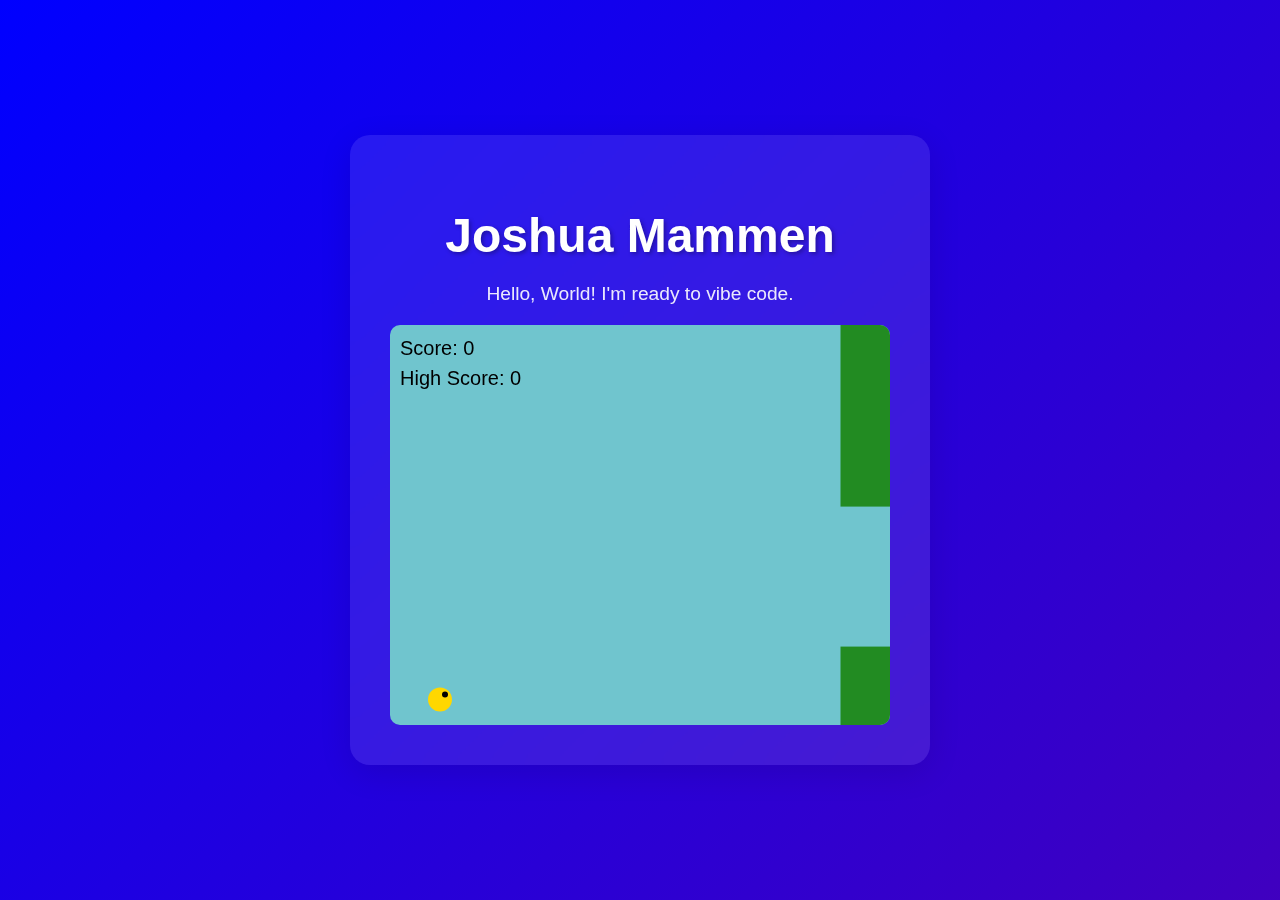
<file: Hello World/index.html>
<!DOCTYPE html>
<html lang="en">
<head>
    <meta charset="UTF-8">
    <meta name="viewport" content="width=device-width, initial-scale=1.0">
    <title>Hello World</title>
    <style>
        body {
            background: linear-gradient(135deg, #0000FF 0%, #FF0000 100%);
            background-size: 400% 400%;
            animation: gradientShift 8s ease infinite;
            font-family: 'Segoe UI', Tahoma, Geneva, Verdana, sans-serif;
            margin: 0;
            padding: 0;
            display: flex;
            justify-content: center;
            align-items: center;
            height: 100vh;
            color: #fff;
        }
        .container {
            background: rgba(255, 255, 255, 0.1);
            backdrop-filter: blur(10px);
            border-radius: 20px;
            padding: 40px;
            box-shadow: 0 8px 32px rgba(0, 0, 0, 0.1);
            text-align: center;
            max-width: 500px;
            animation: fadeIn 1s ease-in;
        }
        h1 {
            font-size: 3em;
            margin-bottom: 20px;
            text-shadow: 2px 2px 4px rgba(0, 0, 0, 0.3);
        }
        p {
            font-size: 1.2em;
            margin: 0 0 20px 0;
            opacity: 0.9;
        }
        canvas {
            margin-top: 20px;
            border-radius: 10px;
            background: #70c5ce;
            display: block;
        }
        @keyframes fadeIn {
            from { opacity: 0; transform: translateY(20px); }
            to { opacity: 1; transform: translateY(0); }
        }
        @keyframes gradientShift {
            0% { background-position: 0% 50%; }
            50% { background-position: 100% 50%; }
            100% { background-position: 0% 50%; }
        }
    </style>
</head>
<body>
    <div class="container">
        <h1>Joshua Mammen</h1>
        <p>Hello, World! I'm ready to vibe code.</p>
        <canvas id="flappyBird" width="500" height="400"></canvas>
    </div>
    <script>
        // Flappy Bird Game
        const canvas = document.getElementById('flappyBird');
        const ctx = canvas.getContext('2d');
        let bird = { x: 50, y: 150, velocity: 0 };
        const gravity = 0.4;
        const jumpStrength = -8;
        let pipes = [];
        let score = 0;
        let highScore = localStorage.getItem('flappyHighScore') || 0;
        let gameRunning = true;
        const pipeWidth = 50;
        const pipeGap = 140;
        const pipeSpeed = 1.5;

        function drawBird() {
            ctx.fillStyle = '#FFD700';
            ctx.beginPath();
            ctx.arc(bird.x, bird.y, 12, 0, Math.PI * 2);
            ctx.fill();
            ctx.fillStyle = '#000';
            ctx.beginPath();
            ctx.arc(bird.x + 5, bird.y - 5, 3, 0, Math.PI * 2);
            ctx.fill();
        }

        function drawPipes() {
            ctx.fillStyle = '#228B22';
            pipes.forEach(pipe => {
                ctx.fillRect(pipe.x, 0, pipeWidth, pipe.topHeight);
                ctx.fillRect(pipe.x, canvas.height - pipe.bottomHeight, pipeWidth, pipe.bottomHeight);
            });
        }

        function updatePipes() {
            if (pipes.length === 0 || pipes[pipes.length - 1].x < canvas.width - 200) {
                const topHeight = Math.random() * (canvas.height - pipeGap - 50) + 50;
                pipes.push({
                    x: canvas.width,
                    topHeight: topHeight,
                    bottomHeight: canvas.height - topHeight - pipeGap
                });
            }
            pipes.forEach(pipe => {
                pipe.x -= pipeSpeed;
            });
            pipes = pipes.filter(pipe => pipe.x > -pipeWidth);
        }

        function checkCollision() {
            if (bird.y < 0 || bird.y > canvas.height) {
                endGame();
            }
            pipes.forEach(pipe => {
                if (bird.x + 12 > pipe.x && bird.x - 12 < pipe.x + pipeWidth) {
                    if (bird.y - 12 < pipe.topHeight || bird.y + 12 > canvas.height - pipe.bottomHeight) {
                        endGame();
                    }
                }
                if (pipe.x + pipeWidth < bird.x && !pipe.passed) {
                    pipe.passed = true;
                    score++;
                }
            });
        }

        function endGame() {
            gameRunning = false;
            if (score > highScore) {
                highScore = score;
                localStorage.setItem('flappyHighScore', highScore);
            }
        }

        function update() {
            if (!gameRunning) return;
            bird.velocity += gravity;
            bird.y += bird.velocity;
            updatePipes();
            checkCollision();
        }

        function draw() {
            ctx.clearRect(0, 0, canvas.width, canvas.height);
            drawBird();
            drawPipes();
            ctx.fillStyle = '#000';
            ctx.font = '20px Arial';
            ctx.fillText('Score: ' + score, 10, 30);
            ctx.fillText('High Score: ' + highScore, 10, 60);
            if (!gameRunning) {
                ctx.fillStyle = 'rgba(0,0,0,0.5)';
                ctx.fillRect(0, 0, canvas.width, canvas.height);
                ctx.fillStyle = '#FFF';
                ctx.font = '30px Arial';
                ctx.fillText('Game Over', canvas.width / 2 - 80, canvas.height / 2);
                ctx.font = '20px Arial';
                ctx.fillText('Score: ' + score, canvas.width / 2 - 40, canvas.height / 2 + 30);
                ctx.fillText('High Score: ' + highScore, canvas.width / 2 - 60, canvas.height / 2 + 60);
                ctx.fillText('Click to Restart', canvas.width / 2 - 70, canvas.height / 2 + 90);
            }
        }

        function resetGame() {
            bird = { x: 50, y: 150, velocity: 0 };
            pipes = [];
            score = 0;
            gameRunning = true;
        }

        function gameLoop() {
            update();
            draw();
            requestAnimationFrame(gameLoop);
        }

        canvas.addEventListener('click', () => {
            if (gameRunning) {
                bird.velocity = jumpStrength;
            } else {
                resetGame();
            }
        });

        gameLoop();
    </script>
</body>
</html>
</file>
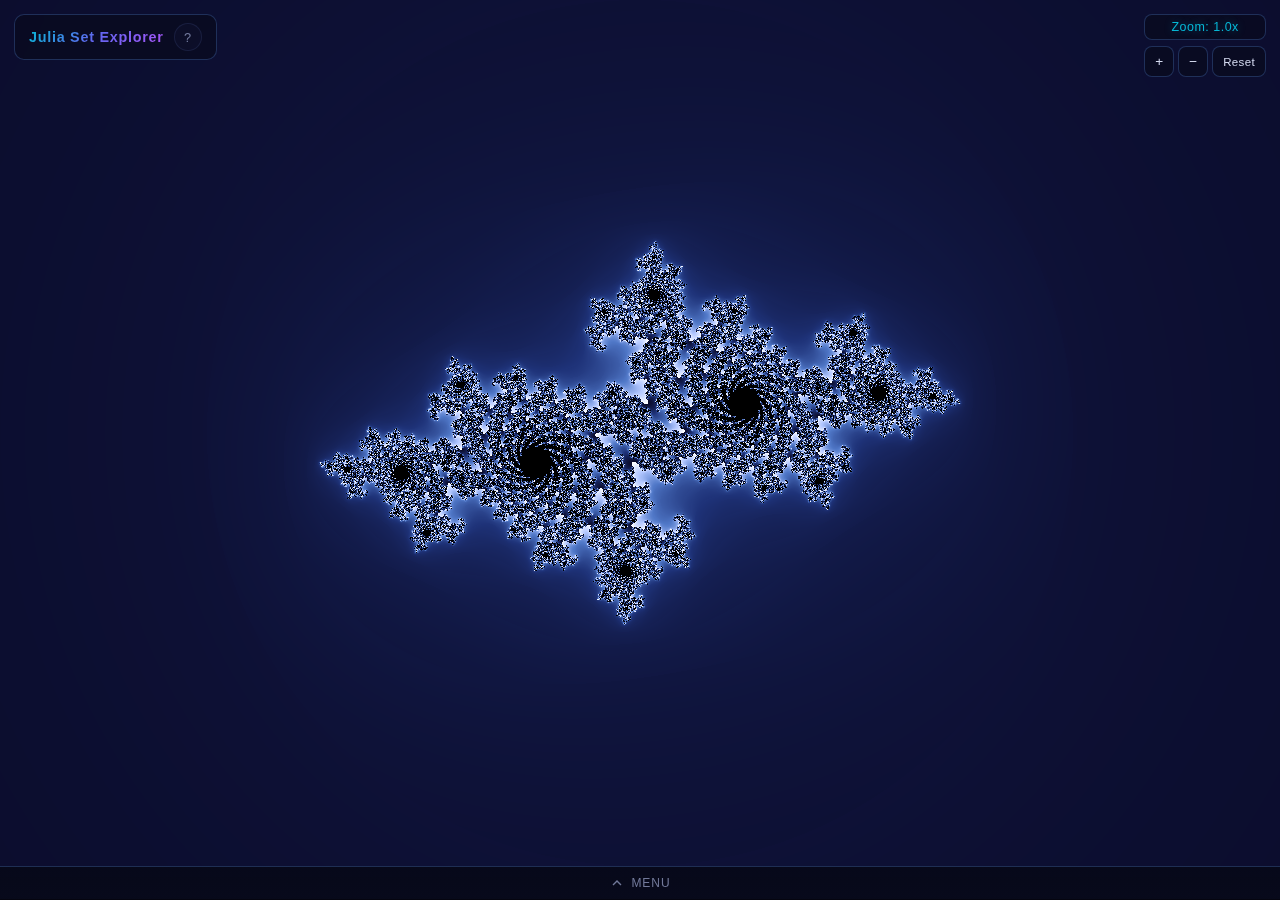
<file: Julia-Set/index.html>
<!DOCTYPE html>
<html lang="en">
<head>
    <meta charset="UTF-8">
    <meta name="viewport" content="width=device-width, initial-scale=1.0">
    <title>Julia Set Explorer</title>
    <link rel="stylesheet" href="styles.css">
</head>
<body>
    <main class="main">
        <div class="canvas-container" id="canvasContainer">
            <canvas id="fractalCanvas"></canvas>
            <div class="canvas-overlay" id="canvasOverlay">
                <div class="spinner"></div>
                <span>Rendering...</span>
            </div>

            <!-- Title top-left -->
            <div class="title-badge">
                <span>Julia Set Explorer</span>
                <button class="help-btn" id="helpBtn" title="Keyboard shortcuts & help">?</button>
            </div>

            <!-- Zoom top-right -->
            <div class="zoom-panel">
                <div class="zoom-badge" id="zoomBadge">Zoom: 1.0x</div>
                <div class="zoom-controls">
                    <button class="zoom-btn" id="zoomInBtn" title="Zoom In (+)">+</button>
                    <button class="zoom-btn" id="zoomOutBtn" title="Zoom Out (-)">−</button>
                    <button class="zoom-btn reset" id="resetBtn" title="Reset View (Space)">Reset</button>
                </div>
            </div>
        </div>

        <!-- Menu toggle arrow -->
        <button class="menu-toggle" id="menuToggle">
            <svg class="menu-arrow" viewBox="0 0 24 24" fill="none" stroke="currentColor" stroke-width="2">
                <polyline points="18 15 12 9 6 15"></polyline>
            </svg>
            <span>Menu</span>
        </button>

        <!-- Collapsible controls -->
        <div class="controls collapsed" id="controls">
            <div class="tabs">
                <button class="tab active" data-tab="presets">Presets</button>
                <button class="tab" data-tab="parameters">Parameters</button>
                <button class="tab" data-tab="appearance">Appearance</button>
            </div>

            <div class="tab-content active" id="tab-presets">
                <div class="preset-grid" id="presetGrid"></div>
            </div>

            <div class="tab-content" id="tab-parameters">
                <div class="control-group">
                    <label>Real part (c<sub>r</sub>): <span id="crValue">-0.700</span></label>
                    <input type="range" id="crSlider" min="-2" max="2" step="0.001" value="-0.7">
                </div>
                <div class="control-group">
                    <label>Imaginary part (c<sub>i</sub>): <span id="ciValue">0.270</span></label>
                    <input type="range" id="ciSlider" min="-2" max="2" step="0.001" value="0.27">
                </div>
                <div class="control-group">
                    <label>Iteration Depth: <span id="iterValue">256</span></label>
                    <input type="range" id="iterSlider" min="50" max="1000" step="1" value="256">
                    <span class="hint">Higher = more detail, slower rendering</span>
                </div>
            </div>

            <div class="tab-content" id="tab-appearance">
                <div class="control-group">
                    <label>Fractal Type</label>
                    <div class="type-toggle">
                        <button class="type-btn active" data-type="julia">Julia Set</button>
                        <button class="type-btn" data-type="burningship">Burning Ship</button>
                    </div>
                </div>
                <div class="control-group">
                    <label>Color Scheme</label>
                    <div class="palette-grid" id="paletteGrid"></div>
                </div>
            </div>
        </div>
    </main>

    <div class="help-modal" id="helpModal">
        <div class="help-content">
            <button class="help-close" id="helpClose">&times;</button>
            <h2>Keyboard Shortcuts</h2>
            <ul>
                <li><kbd>Space</kbd> Reset view</li>
                <li><kbd>+</kbd> / <kbd>=</kbd> Zoom in</li>
                <li><kbd>-</kbd> Zoom out</li>
                <li><kbd>&uarr;&darr;&larr;&rarr;</kbd> Pan</li>
                <li><kbd>Click</kbd> Zoom in at point</li>
                <li><kbd>Shift+Click</kbd> Zoom out at point</li>
                <li><kbd>Drag</kbd> Pan around</li>
            </ul>
        </div>
    </div>

    <script src="app.js"></script>
</body>
</html>
</file>
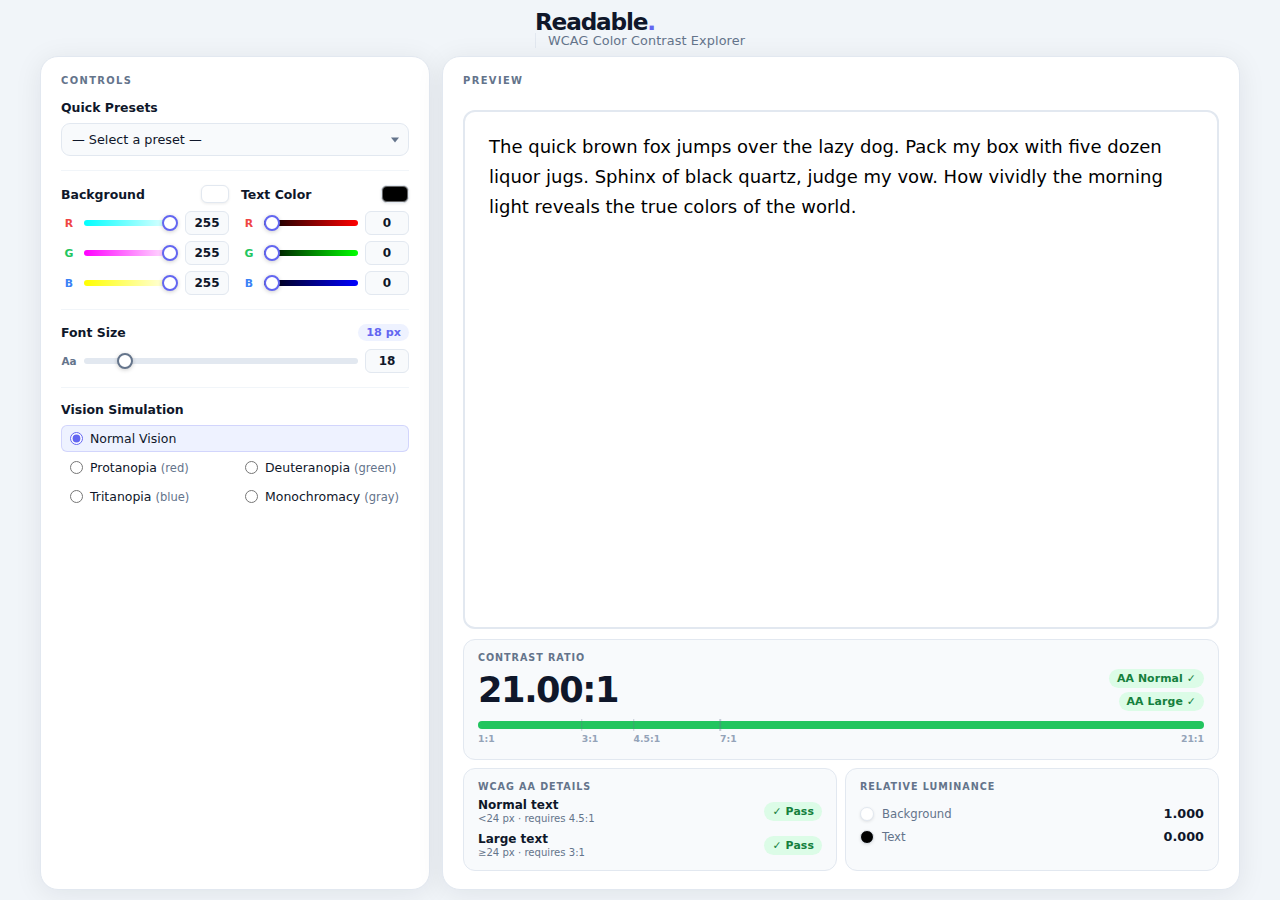
<file: Readable/index.html>
<!DOCTYPE html>
<html lang="en">
<head>
  <meta charset="UTF-8">
  <meta name="viewport" content="width=device-width, initial-scale=1.0">
  <title>Readable — WCAG Color Contrast Explorer</title>
  <link rel="stylesheet" href="style.css">
</head>
<body>

  <header>
    <div class="header-inner">
      <h1>Readable<span class="dot">.</span></h1>
      <p>WCAG Color Contrast Explorer</p>
    </div>
  </header>

  <main>

    <!-- ═══ Controls Panel ═══════════════════════════════════════ -->
    <div class="panel" id="controls-panel">
      <p class="eyebrow">Controls</p>

      <!-- Presets -->
      <div class="cgroup">
        <label class="clabel" for="presets">Quick Presets</label>
        <div class="select-wrap">
          <select id="presets">
            <option value="">— Select a preset —</option>
            <option value="high-contrast">High Contrast (Black / White)</option>
            <option value="low-contrast">Low Contrast (Gray)</option>
            <option value="classic-blue">Classic Blue / White</option>
            <option value="fail-example">Fail Example (Yellow / White)</option>
            <option value="dark-mode">Dark Mode</option>
          </select>
        </div>
      </div>

      <!-- Background + Text Color (side by side) -->
      <div class="color-groups">
        <div class="cgroup" id="bg-controls">
          <div class="clabel-row">
            <span class="clabel">Background</span>
            <span class="swatch" id="bg-swatch" aria-hidden="true"></span>
          </div>
          <div class="rgb-row">
            <span class="ch r" aria-label="Red channel">R</span>
            <input type="range" class="slider" id="bg-r-s" min="0" max="255" value="255" aria-label="Background red">
            <input type="number" class="numbox" id="bg-r-n" min="0" max="255" value="255" aria-label="Background red value">
          </div>
          <div class="rgb-row">
            <span class="ch g" aria-label="Green channel">G</span>
            <input type="range" class="slider" id="bg-g-s" min="0" max="255" value="255" aria-label="Background green">
            <input type="number" class="numbox" id="bg-g-n" min="0" max="255" value="255" aria-label="Background green value">
          </div>
          <div class="rgb-row">
            <span class="ch b" aria-label="Blue channel">B</span>
            <input type="range" class="slider" id="bg-b-s" min="0" max="255" value="255" aria-label="Background blue">
            <input type="number" class="numbox" id="bg-b-n" min="0" max="255" value="255" aria-label="Background blue value">
          </div>
        </div>

        <div class="cgroup" id="text-controls">
          <div class="clabel-row">
            <span class="clabel">Text Color</span>
            <span class="swatch" id="text-swatch" aria-hidden="true"></span>
          </div>
          <div class="rgb-row">
            <span class="ch r" aria-label="Red channel">R</span>
            <input type="range" class="slider" id="text-r-s" min="0" max="255" value="0" aria-label="Text red">
            <input type="number" class="numbox" id="text-r-n" min="0" max="255" value="0" aria-label="Text red value">
          </div>
          <div class="rgb-row">
            <span class="ch g" aria-label="Green channel">G</span>
            <input type="range" class="slider" id="text-g-s" min="0" max="255" value="0" aria-label="Text green">
            <input type="number" class="numbox" id="text-g-n" min="0" max="255" value="0" aria-label="Text green value">
          </div>
          <div class="rgb-row">
            <span class="ch b" aria-label="Blue channel">B</span>
            <input type="range" class="slider" id="text-b-s" min="0" max="255" value="0" aria-label="Text blue">
            <input type="number" class="numbox" id="text-b-n" min="0" max="255" value="0" aria-label="Text blue value">
          </div>
        </div>
      </div>

      <!-- Font Size -->
      <div class="cgroup">
        <div class="clabel-row">
          <span class="clabel">Font Size</span>
          <span class="pill" id="size-display">18 px</span>
        </div>
        <div class="rgb-row">
          <span class="ch" style="color:var(--muted); font-size:0.65rem; letter-spacing:0; font-weight:700;">Aa</span>
          <input type="range" class="slider size-slider" id="size-s" min="10" max="72" value="18" aria-label="Font size">
          <input type="number" class="numbox" id="size-n" min="10" max="72" value="18" aria-label="Font size in pixels">
        </div>
      </div>

      <!-- Vision Simulation -->
      <div class="cgroup no-border">
        <span class="clabel" id="vision-label">Vision Simulation</span>
        <div class="radio-list" role="radiogroup" aria-labelledby="vision-label">
          <label class="radio-opt radio-full">
            <input type="radio" name="vision" value="normal" checked>
            <span class="radio-text">Normal Vision</span>
          </label>
          <label class="radio-opt">
            <input type="radio" name="vision" value="protanopia">
            <span class="radio-text">Protanopia <em>(red)</em></span>
          </label>
          <label class="radio-opt">
            <input type="radio" name="vision" value="deuteranopia">
            <span class="radio-text">Deuteranopia <em>(green)</em></span>
          </label>
          <label class="radio-opt">
            <input type="radio" name="vision" value="tritanopia">
            <span class="radio-text">Tritanopia <em>(blue)</em></span>
          </label>
          <label class="radio-opt">
            <input type="radio" name="vision" value="monochromacy">
            <span class="radio-text">Monochromacy <em>(gray)</em></span>
          </label>
        </div>
      </div>
    </div>

    <!-- ═══ Preview Panel ════════════════════════════════════════ -->
    <div class="panel" id="preview-panel">
      <p class="eyebrow">Preview</p>

      <!-- Text preview area -->
      <div id="preview-box" role="region" aria-label="Text preview">
        <p id="preview-text">
          The quick brown fox jumps over the lazy dog.
          Pack my box with five dozen liquor jugs.
          Sphinx of black quartz, judge my vow.
          How vividly the morning light reveals the true colors of the world.
        </p>
      </div>

      <!-- Simulation notice -->
      <div id="sim-note" class="sim-note hidden" role="status">
        <svg width="16" height="16" viewBox="0 0 24 24" fill="none" stroke="currentColor" stroke-width="2" aria-hidden="true"><circle cx="12" cy="12" r="10"/><line x1="12" y1="8" x2="12" y2="12"/><line x1="12" y1="16" x2="12.01" y2="16"/></svg>
        Vision simulation active — preview shows simulated perception. Sliders reflect actual values and are temporarily disabled.
      </div>

      <!-- Stats -->
      <div id="stats">

        <!-- Contrast Ratio -->
        <div class="stat-card ratio-card">
          <p class="stat-eyebrow">Contrast Ratio</p>
          <div class="ratio-main">
            <span id="ratio-value" class="ratio-value">21.00:1</span>
            <div class="ratio-badges">
              <span id="badge-normal" class="badge pass" aria-label="WCAG AA normal text">AA Normal ✓</span>
              <span id="badge-large"  class="badge pass" aria-label="WCAG AA large text">AA Large ✓</span>
            </div>
          </div>
          <!-- Visual scale -->
          <div class="ratio-scale" aria-hidden="true">
            <div id="ratio-track" class="ratio-track">
              <div id="ratio-fill" class="ratio-fill"></div>
              <div class="ratio-tick" style="--tick: calc(3 / 21 * 100%)"></div>
              <div class="ratio-tick" style="--tick: calc(4.5 / 21 * 100%)"></div>
              <div class="ratio-tick" style="--tick: calc(7 / 21 * 100%)"></div>
            </div>
            <div class="ratio-scale-labels">
              <span>1:1</span>
              <span style="position:absolute; left: calc(3 / 21 * 100%);">3:1</span>
              <span style="position:absolute; left: calc(4.5 / 21 * 100%);">4.5:1</span>
              <span style="position:absolute; left: calc(7 / 21 * 100%);">7:1</span>
              <span style="margin-left:auto;">21:1</span>
            </div>
          </div>
        </div>

        <!-- WCAG Details -->
        <div class="stat-card">
          <p class="stat-eyebrow">WCAG AA Details</p>
          <div class="badge-rows">
            <div class="badge-row">
              <div class="badge-desc">
                <span class="badge-title">Normal text</span>
                <span class="badge-sub">&lt;24 px · requires 4.5:1</span>
              </div>
              <span id="badge-normal-detail" class="badge pass">✓ Pass</span>
            </div>
            <div class="badge-row">
              <div class="badge-desc">
                <span class="badge-title">Large text</span>
                <span class="badge-sub">≥24 px · requires 3:1</span>
              </div>
              <span id="badge-large-detail" class="badge pass">✓ Pass</span>
            </div>
          </div>
        </div>

        <!-- Luminosity -->
        <div class="stat-card lum-card">
          <p class="stat-eyebrow">Relative Luminance</p>
          <div class="lum-row">
            <span class="lum-dot" id="bg-lum-dot"></span>
            <span class="lum-key">Background</span>
            <span class="lum-val mono" id="bg-lum">1.000</span>
          </div>
          <div class="lum-row">
            <span class="lum-dot" id="text-lum-dot"></span>
            <span class="lum-key">Text</span>
            <span class="lum-val mono" id="text-lum">0.000</span>
          </div>
        </div>

      </div>
    </div>

  </main>

  <script src="script.js"></script>
</body>
</html>
</file>
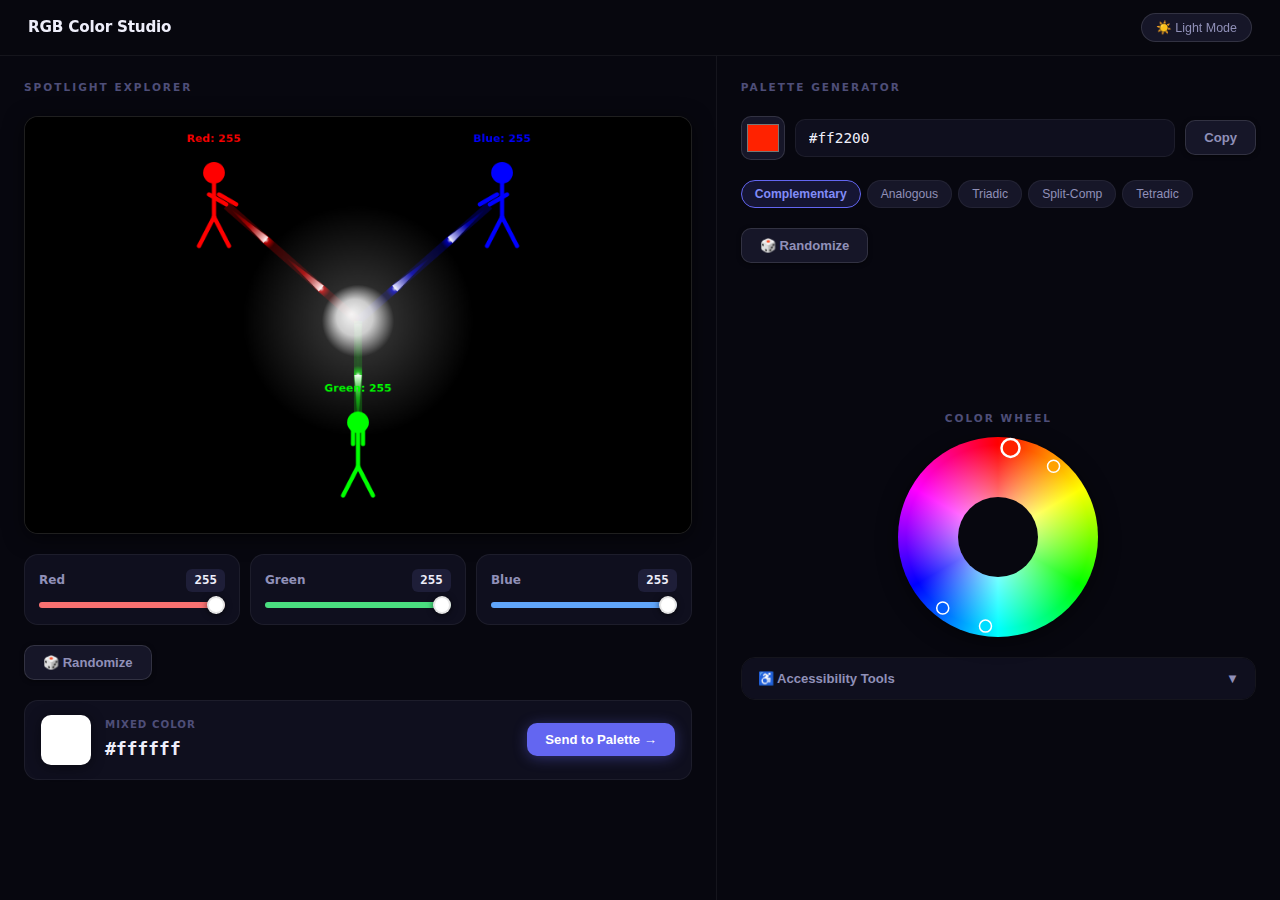
<file: RGBPetalWheel/index.html>
<!DOCTYPE html>
<html lang="en">
<head>
<meta charset="UTF-8">
<meta name="viewport" content="width=device-width, initial-scale=1">
<title>RGB Color Studio</title>
<link rel="stylesheet" href="styles.css">
</head>
<body>

<!-- Hidden SVG color-blindness filters -->
<svg id="cb-filters" xmlns="http://www.w3.org/2000/svg">
  <defs>
    <filter id="protanopia">
      <feColorMatrix type="matrix" values="
        0.567 0.433 0     0 0
        0.558 0.442 0     0 0
        0     0.242 0.758 0 0
        0     0     0     1 0"/>
    </filter>
    <filter id="deuteranopia">
      <feColorMatrix type="matrix" values="
        0.625 0.375 0   0 0
        0.7   0.3   0   0 0
        0     0.3   0.7 0 0
        0     0     0   1 0"/>
    </filter>
    <filter id="tritanopia">
      <feColorMatrix type="matrix" values="
        0.95  0.05  0     0 0
        0     0.433 0.567 0 0
        0     0.475 0.525 0 0
        0     0     0     1 0"/>
    </filter>
  </defs>
</svg>

<header>
  <h1>RGB Color Studio</h1>
  <button id="darkToggle">&#9728;&#65039; Light Mode</button>
</header>

<main>
  <!-- ===== SPOTLIGHT EXPLORER ===== -->
  <section id="spotlight-panel" aria-label="Spotlight Explorer">
    <div class="panel-title">Spotlight Explorer</div>

    <div id="canvasWrapper">
      <canvas id="spotlightCanvas" width="800" height="500"></canvas>
    </div>

    <div class="sliders-container">
      <div class="slider-group">
        <div class="slider-label">
          <span>Red</span>
          <span class="slider-value" id="valR">255</span>
        </div>
        <input type="range" id="sliderR" min="0" max="255" value="255" aria-label="Red intensity">
      </div>
      <div class="slider-group">
        <div class="slider-label">
          <span>Green</span>
          <span class="slider-value" id="valG">255</span>
        </div>
        <input type="range" id="sliderG" min="0" max="255" value="255" aria-label="Green intensity">
      </div>
      <div class="slider-group">
        <div class="slider-label">
          <span>Blue</span>
          <span class="slider-value" id="valB">255</span>
        </div>
        <input type="range" id="sliderB" min="0" max="255" value="255" aria-label="Blue intensity">
      </div>
    </div>

    <div class="actions-row">
      <button id="randomizeSpotlight">&#127922; Randomize</button>
    </div>

    <div class="mixed-display">
      <div id="mixedSwatch" aria-hidden="true"></div>
      <div class="mixed-info">
        <small>Mixed Color</small>
        <div id="mixedHex">#ffffff</div>
      </div>
      <button id="sendToPalette">Send to Palette &#8594;</button>
    </div>
  </section>

  <!-- ===== PALETTE GENERATOR ===== -->
  <section id="palette-panel" aria-label="Palette Generator">
    <div class="panel-title">Palette Generator</div>

    <div class="color-input-row">
      <input type="color" id="colorPicker" value="#ff2200" aria-label="Base color picker">
      <input type="text" id="hexInput" value="#ff2200" maxlength="7" aria-label="Hex color value">
      <button id="copyPaletteColor">Copy</button>
    </div>

    <div class="harmony-row" role="group" aria-label="Harmony type">
      <button class="harmony-btn active" data-harmony="complementary">Complementary</button>
      <button class="harmony-btn" data-harmony="analogous">Analogous</button>
      <button class="harmony-btn" data-harmony="triadic">Triadic</button>
      <button class="harmony-btn" data-harmony="split-complementary">Split-Comp</button>
      <button class="harmony-btn" data-harmony="tetradic">Tetradic</button>
    </div>

    <div class="actions-row">
      <button id="randomize">&#127922; Randomize</button>
    </div>

    <div id="swatchContainer" role="list" aria-label="Color palette swatches"></div>

    <div id="wheelWrapper">
      <div class="panel-title">Color Wheel</div>
      <div id="wheelContainer" aria-hidden="true">
        <div id="wheelBg"></div>
        <svg id="wheelSvg" viewBox="0 0 200 200" xmlns="http://www.w3.org/2000/svg">
          <g id="wheelMarkers"></g>
        </svg>
      </div>
    </div>

    <!-- Accessibility Panel -->
    <div id="accessPanel">
      <button id="accessToggle" aria-expanded="false" aria-controls="accessContent">
        <span>&#9855; Accessibility Tools</span>
        <span id="accessArrow">&#9660;</span>
      </button>
      <div id="accessContent" role="region">
        <div class="contrast-section">
          <div class="section-subtitle">Contrast Checker (WCAG)</div>
          <div class="contrast-pickers">
            <select class="swatch-select" id="contrastC1" aria-label="First color for contrast check"></select>
            <span aria-hidden="true">vs</span>
            <select class="swatch-select" id="contrastC2" aria-label="Second color for contrast check"></select>
          </div>
          <div id="contrastResult" aria-live="polite"></div>
        </div>
        <div class="colorblind-section">
          <div class="section-subtitle">Color Blindness Preview</div>
          <div class="colorblind-btns" role="group" aria-label="Color blindness simulation">
            <button class="cb-btn active" data-cb="none">Normal</button>
            <button class="cb-btn" data-cb="protanopia">Protanopia</button>
            <button class="cb-btn" data-cb="deuteranopia">Deuteranopia</button>
            <button class="cb-btn" data-cb="tritanopia">Tritanopia</button>
          </div>
        </div>
      </div>
    </div>
  </section>
</main>

<div id="toast" role="status" aria-live="polite"></div>

<script src="script.js"></script>
</body>
</html>
</file>
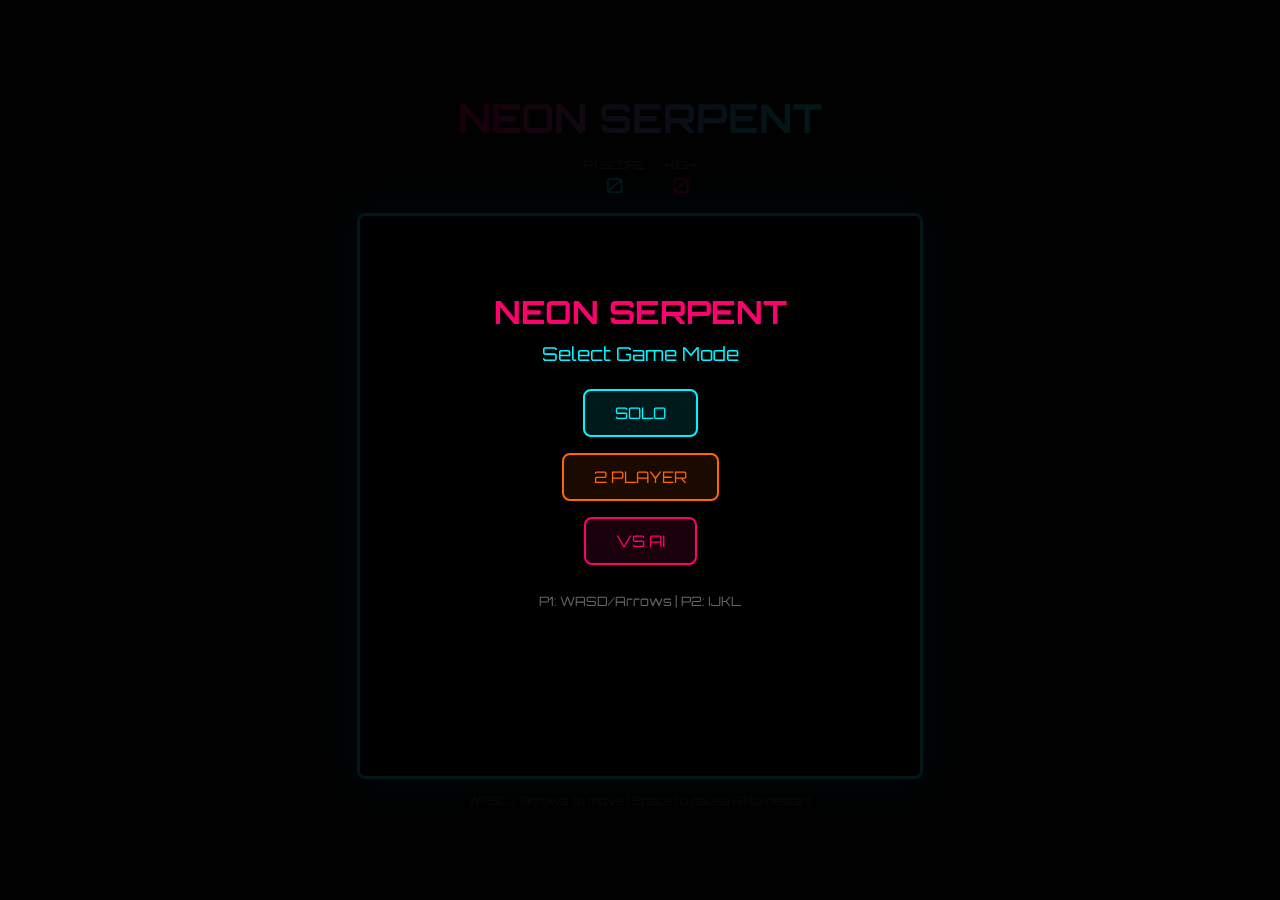
<file: Snake/index.html>
<!DOCTYPE html>
<html lang="en">
<head>
    <meta charset="UTF-8">
    <meta name="viewport" content="width=device-width, initial-scale=1.0">
    <title>NEON SERPENT</title>
    <link href="https://fonts.googleapis.com/css2?family=Orbitron:wght@700&display=swap" rel="stylesheet">
    <style>
        * { margin: 0; padding: 0; box-sizing: border-box; }
        body {
            font-family: 'Orbitron', sans-serif;
            background: #0a0a0f;
            color: #fff;
            min-height: 100vh;
            display: flex;
            flex-direction: column;
            align-items: center;
            justify-content: center;
        }
        h1 {
            font-size: clamp(1.5rem, 5vw, 2.5rem);
            margin-bottom: 15px;
            background: linear-gradient(90deg, #ff006e, #00f5ff);
            -webkit-background-clip: text;
            -webkit-text-fill-color: transparent;
            background-clip: text;
        }
        .scores {
            display: flex;
            gap: 20px;
            margin-bottom: 15px;
            font-size: 0.9rem;
        }
        .score-box { text-align: center; }
        .score-box .label { color: #666; font-size: 0.7rem; }
        .score-box .value { color: #00f5ff; font-size: 1.3rem; }
        .score-box.high .value { color: #ff006e; }
        .score-box.p2 .value { color: #ff6600; }
        .score-box.hidden { display: none; }
        canvas {
            border: 3px solid #00f5ff;
            border-radius: 8px;
            box-shadow: 0 0 30px rgba(0, 245, 255, 0.4);
        }
        .info { margin-top: 15px; font-size: 0.7rem; color: #555; text-align: center; }
        .overlay {
            position: fixed;
            top: 0; left: 0;
            width: 100%; height: 100%;
            background: rgba(0,0,0,0.9);
            display: flex;
            flex-direction: column;
            align-items: center;
            justify-content: center;
            z-index: 10;
        }
        .overlay.hidden { display: none; }
        .overlay h2 { color: #ff006e; font-size: 2rem; margin-bottom: 10px; }
        .overlay p { color: #00f5ff; font-size: 1.2rem; margin-bottom: 15px; }
        .overlay small { color: #666; font-size: 0.8rem; }
        .menu-btn {
            font-family: 'Orbitron', sans-serif;
            font-size: 1rem;
            padding: 12px 30px;
            margin: 8px;
            border: 2px solid #00f5ff;
            background: rgba(0,245,255,0.1);
            color: #00f5ff;
            border-radius: 8px;
            cursor: pointer;
            transition: all 0.2s;
        }
        .menu-btn:hover {
            background: #00f5ff;
            color: #0a0a0f;
            box-shadow: 0 0 20px rgba(0,245,255,0.5);
        }
        .menu-btn.orange { border-color: #ff6600; color: #ff6600; background: rgba(255,102,0,0.1); }
        .menu-btn.orange:hover { background: #ff6600; }
        .menu-btn.pink { border-color: #ff006e; color: #ff006e; background: rgba(255,0,110,0.1); }
        .menu-btn.pink:hover { background: #ff006e; }
        .winner { color: #39ff14; font-size: 1.5rem; margin-bottom: 10px; }
    </style>
</head>
<body>
    <h1>NEON SERPENT</h1>
    <div class="scores">
        <div class="score-box"><div class="label">P1 SCORE</div><div class="value" id="score">0</div></div>
        <div class="score-box p2 hidden" id="p2Box"><div class="label">P2 SCORE</div><div class="value" id="p2score">0</div></div>
        <div class="score-box high"><div class="label">HIGH</div><div class="value" id="high">0</div></div>
    </div>
    <canvas id="game"></canvas>
    <div class="info" id="info">WASD / Arrows to move | Space to pause | R to restart</div>

    <!-- Main Menu -->
    <div class="overlay" id="menu">
        <h2>NEON SERPENT</h2>
        <p>Select Game Mode</p>
        <button class="menu-btn" onclick="startGame('solo')">SOLO</button>
        <button class="menu-btn orange" onclick="startGame('2p')">2 PLAYER</button>
        <button class="menu-btn pink" onclick="startGame('ai')">VS AI</button>
        <small style="margin-top:20px">P1: WASD/Arrows | P2: IJKL</small>
    </div>

    <!-- Game Over -->
    <div class="overlay hidden" id="gameOver">
        <div class="winner" id="winner"></div>
        <h2 id="gameOverTitle">GAME OVER</h2>
        <p id="finalScore">0</p>
        <button class="menu-btn" onclick="playAgain()">PLAY AGAIN</button>
        <button class="menu-btn pink" onclick="showMenu()">MENU</button>
    </div>

    <script>
        const canvas = document.getElementById('game');
        const ctx = canvas.getContext('2d');
        const GRID = 20;

        let size, cells, mode = 'solo';
        let snake1, snake2, dir1, dir2, nextDir1, nextDir2;
        let food, score1, score2, highScore, running, paused;

        function resize() {
            size = Math.min(560, window.innerWidth - 40, window.innerHeight - 200);
            size = Math.floor(size / GRID) * GRID;
            canvas.width = canvas.height = size;
            cells = size / GRID;
        }

        function init() {
            resize();
            highScore = parseInt(localStorage.getItem('snakeHigh')) || 0;
            document.getElementById('high').textContent = highScore;
            draw();
        }

        function showMenu() {
            running = false;
            document.getElementById('menu').classList.remove('hidden');
            document.getElementById('gameOver').classList.add('hidden');
        }

        function startGame(m) {
            mode = m;
            document.getElementById('menu').classList.add('hidden');
            document.getElementById('p2Box').classList.toggle('hidden', mode === 'solo');
            document.getElementById('info').textContent = mode === 'solo'
                ? 'WASD / Arrows to move | Space to pause | R to restart'
                : 'P1: WASD/Arrows | P2: IJKL | Space to pause';
            reset();
            loop();
        }

        function reset() {
            resize();
            const mid = Math.floor(cells / 2);

            // P1 starts left side
            snake1 = [{x: 4, y: mid}, {x: 3, y: mid}, {x: 2, y: mid}];
            dir1 = {x: 1, y: 0};
            nextDir1 = {x: 1, y: 0};

            // P2/AI starts right side
            snake2 = [{x: cells-5, y: mid}, {x: cells-4, y: mid}, {x: cells-3, y: mid}];
            dir2 = {x: -1, y: 0};
            nextDir2 = {x: -1, y: 0};

            score1 = score2 = 0;
            running = true;
            paused = false;

            document.getElementById('score').textContent = 0;
            document.getElementById('p2score').textContent = 0;
            document.getElementById('gameOver').classList.add('hidden');
            spawnFood();
        }

        function spawnFood() {
            const allSnake = [...snake1, ...snake2];
            do {
                food = {x: Math.floor(Math.random() * cells), y: Math.floor(Math.random() * cells)};
            } while (allSnake.some(s => s.x === food.x && s.y === food.y));
        }

        function loop() {
            setTimeout(() => {
                if (!running) return;
                requestAnimationFrame(loop);
                if (paused) { draw(); return; }
                if (mode === 'ai') updateAI();
                update();
                draw();
            }, 100);
        }

        function updateAI() {
            const head = snake2[0];
            const moves = [{x:1,y:0}, {x:-1,y:0}, {x:0,y:1}, {x:0,y:-1}];

            // Filter out reverse direction and dangerous moves
            const validMoves = moves.filter(m => {
                if (m.x === -dir2.x && m.y === -dir2.y) return false;
                const newX = head.x + m.x;
                const newY = head.y + m.y;
                if (newX < 0 || newX >= cells || newY < 0 || newY >= cells) return false;
                return !snake2.some(s => s.x === newX && s.y === newY) &&
                       !snake1.some(s => s.x === newX && s.y === newY);
            });

            if (validMoves.length === 0) return;

            // Pick move closest to food
            let best = validMoves[0], bestDist = Infinity;
            validMoves.forEach(m => {
                const newX = head.x + m.x;
                const newY = head.y + m.y;
                const dist = Math.abs(food.x - newX) + Math.abs(food.y - newY);
                if (dist < bestDist) { bestDist = dist; best = m; }
            });

            nextDir2 = best;
        }

        function update() {
            dir1 = {...nextDir1};
            if (mode !== 'solo') dir2 = {...nextDir2};

            const alive1 = moveSnake(1);
            const alive2 = mode !== 'solo' ? moveSnake(2) : true;

            if (mode === 'solo') {
                if (!alive1) endGame(null);
            } else {
                if (!alive1 && !alive2) endGame('draw');
                else if (!alive1) endGame(2);
                else if (!alive2) endGame(1);
            }
        }

        function moveSnake(player) {
            const snake = player === 1 ? snake1 : snake2;
            const dir = player === 1 ? dir1 : dir2;
            const other = player === 1 ? snake2 : snake1;

            const head = {
                x: snake[0].x + dir.x,
                y: snake[0].y + dir.y
            };

            // Wall collision
            if (head.x < 0 || head.x >= cells || head.y < 0 || head.y >= cells) return false;

            // Self collision
            if (snake.some(s => s.x === head.x && s.y === head.y)) return false;

            // Other snake collision (in multiplayer)
            if (mode !== 'solo' && other.some(s => s.x === head.x && s.y === head.y)) return false;

            snake.unshift(head);

            if (head.x === food.x && head.y === food.y) {
                if (player === 1) {
                    score1 += 10;
                    document.getElementById('score').textContent = score1;
                    if (score1 > highScore) {
                        highScore = score1;
                        localStorage.setItem('snakeHigh', highScore);
                        document.getElementById('high').textContent = highScore;
                    }
                } else {
                    score2 += 10;
                    document.getElementById('p2score').textContent = score2;
                }
                spawnFood();
            } else {
                snake.pop();
            }

            return true;
        }

        function playAgain() {
            reset();
            loop();
        }

        function endGame(winner) {
            running = false;
            const winnerEl = document.getElementById('winner');
            const titleEl = document.getElementById('gameOverTitle');
            const scoreEl = document.getElementById('finalScore');

            if (mode === 'solo') {
                winnerEl.textContent = '';
                titleEl.textContent = 'GAME OVER';
                scoreEl.textContent = score1;
            } else if (winner === 'draw') {
                winnerEl.textContent = 'DRAW!';
                titleEl.textContent = '';
                scoreEl.textContent = `P1: ${score1} | P2: ${score2}`;
            } else if (winner === 1) {
                winnerEl.textContent = 'PLAYER 1 WINS!';
                titleEl.textContent = '';
                scoreEl.textContent = `P1: ${score1} | P2: ${score2}`;
            } else {
                winnerEl.textContent = mode === 'ai' ? 'AI WINS!' : 'PLAYER 2 WINS!';
                titleEl.textContent = '';
                scoreEl.textContent = `P1: ${score1} | P2: ${score2}`;
            }

            document.getElementById('gameOver').classList.remove('hidden');
        }

        function draw() {
            ctx.fillStyle = '#050508';
            ctx.fillRect(0, 0, size, size);

            // Grid
            ctx.strokeStyle = 'rgba(0,245,255,0.05)';
            for (let i = 0; i <= cells; i++) {
                ctx.beginPath();
                ctx.moveTo(i * GRID, 0); ctx.lineTo(i * GRID, size);
                ctx.moveTo(0, i * GRID); ctx.lineTo(size, i * GRID);
                ctx.stroke();
            }

            // Food
            ctx.fillStyle = '#39ff14';
            ctx.shadowColor = '#39ff14';
            ctx.shadowBlur = 15;
            ctx.beginPath();
            ctx.arc(food.x * GRID + GRID/2, food.y * GRID + GRID/2, GRID/2 - 3, 0, Math.PI * 2);
            ctx.fill();
            ctx.shadowBlur = 0;

            // Snake 1 (cyan)
            drawSnake(snake1, '#00f5ff');

            // Snake 2 (orange) - only in multiplayer
            if (mode !== 'solo') drawSnake(snake2, '#ff6600');
        }

        function drawSnake(snake, color) {
            snake.forEach((s, i) => {
                ctx.fillStyle = i === 0 ? color : color + (Math.floor((1 - i * 0.03) * 255)).toString(16).padStart(2,'0');
                ctx.shadowColor = color;
                ctx.shadowBlur = i === 0 ? 12 : 5;
                ctx.beginPath();
                ctx.roundRect(s.x * GRID + 1, s.y * GRID + 1, GRID - 2, GRID - 2, 4);
                ctx.fill();
            });
            ctx.shadowBlur = 0;
        }

        document.addEventListener('keydown', e => {
            // P1: WASD and Arrows
            const p1Keys = {
                ArrowUp: {x:0,y:-1}, w: {x:0,y:-1}, W: {x:0,y:-1},
                ArrowDown: {x:0,y:1}, s: {x:0,y:1}, S: {x:0,y:1},
                ArrowLeft: {x:-1,y:0}, a: {x:-1,y:0}, A: {x:-1,y:0},
                ArrowRight: {x:1,y:0}, d: {x:1,y:0}, D: {x:1,y:0}
            };
            if (p1Keys[e.key] && (p1Keys[e.key].x !== -dir1.x || p1Keys[e.key].y !== -dir1.y)) {
                nextDir1 = p1Keys[e.key];
                e.preventDefault();
            }

            // P2: IJKL (only in 2-player mode)
            if (mode === '2p') {
                const p2Keys = {
                    i: {x:0,y:-1}, I: {x:0,y:-1},
                    k: {x:0,y:1}, K: {x:0,y:1},
                    j: {x:-1,y:0}, J: {x:-1,y:0},
                    l: {x:1,y:0}, L: {x:1,y:0}
                };
                if (p2Keys[e.key] && (p2Keys[e.key].x !== -dir2.x || p2Keys[e.key].y !== -dir2.y)) {
                    nextDir2 = p2Keys[e.key];
                }
            }

            if (e.key === ' ') {
                e.preventDefault();
                if (running) paused = !paused;
            }
            if ((e.key === 'r' || e.key === 'R') && running) reset();
        });

        canvas.addEventListener('click', () => { if (!running) playAgain(); });

        let touchStart = null;
        canvas.addEventListener('touchstart', e => { touchStart = {x: e.touches[0].clientX, y: e.touches[0].clientY}; e.preventDefault(); }, {passive: false});
        canvas.addEventListener('touchend', e => {
            if (!touchStart) return;
            const dx = e.changedTouches[0].clientX - touchStart.x;
            const dy = e.changedTouches[0].clientY - touchStart.y;
            if (Math.abs(dx) < 20 && Math.abs(dy) < 20) return;
            if (Math.abs(dx) > Math.abs(dy)) {
                if (dx > 0 && dir1.x !== -1) nextDir1 = {x:1, y:0};
                else if (dx < 0 && dir1.x !== 1) nextDir1 = {x:-1, y:0};
            } else {
                if (dy > 0 && dir1.y !== -1) nextDir1 = {x:0, y:1};
                else if (dy < 0 && dir1.y !== 1) nextDir1 = {x:0, y:-1};
            }
        }, {passive: false});

        window.addEventListener('resize', resize);
        init();
    </script>
</body>
</html>
</file>
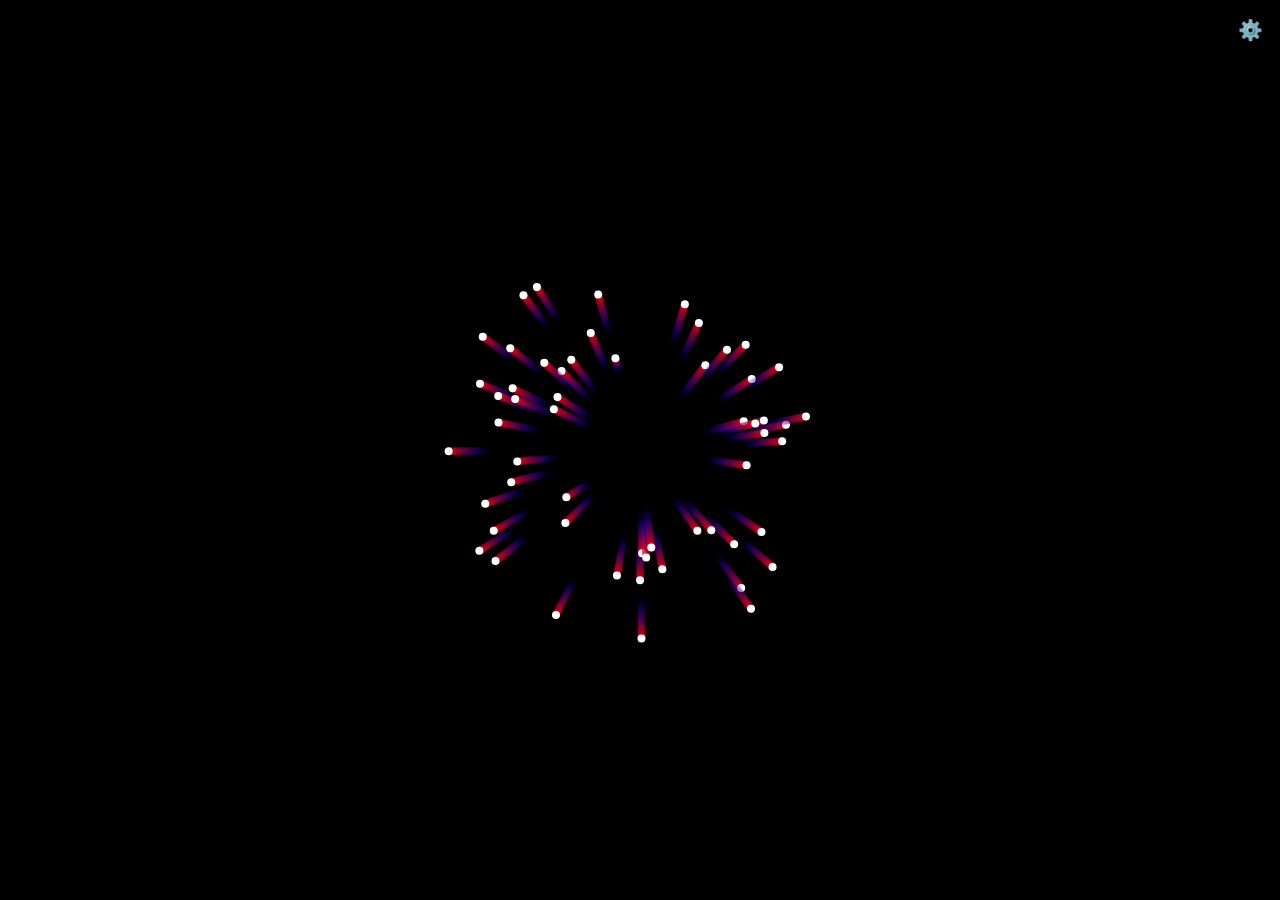
<file: Starfield/index.html>
<!DOCTYPE html>
<html lang="en">
<head>
    <meta charset="UTF-8">
    <meta name="viewport" content="width=device-width, initial-scale=1.0">
    <title>Starfield Particle System</title>
    <style>
        body {
            margin: 0;
            overflow: hidden;
            background: black;
        }
        #canvas {
            display: block;
        }
        #controls {
            position: absolute;
            top: 50px;
            right: 10px;
            background: rgba(0, 0, 0, 0.5);
            padding: 10px;
            border-radius: 5px;
            color: white;
            display: none;
        }
        #controls input {
            margin: 5px;
        }
        #settingsBtn {
            position: absolute;
            top: 10px;
            right: 10px;
            background: rgba(0, 0, 0, 0.7);
            color: white;
            border: none;
            padding: 10px;
            border-radius: 50%;
            cursor: pointer;
            font-size: 20px;
            width: 40px;
            height: 40px;
            display: flex;
            align-items: center;
            justify-content: center;
        }
    </style>
</head>
<body>
    <canvas id="canvas"></canvas>
    <button id="settingsBtn">⚙️</button>
    <div id="controls">
        <label for="emissionRate">Emission Rate: <span id="emissionRateValue">10</span></label>
        <input type="range" id="emissionRate" min="1" max="50" value="10">
        <br>
        <label for="speed">Speed: <span id="speedValue">2</span></label>
        <input type="range" id="speed" min="0.1" max="5" step="0.1" value="2">
        <br>
        <label for="trailLength">Trail Length: <span id="trailLengthValue">20</span></label>
        <input type="range" id="trailLength" min="5" max="50" value="20">
        <br>
        <label for="starSize">Star Size: <span id="starSizeValue">4</span></label>
        <input type="range" id="starSize" min="1" max="5" value="4">
    </div>
    <script>
        const canvas = document.getElementById('canvas');
        const ctx = canvas.getContext('2d');
        canvas.width = window.innerWidth;
        canvas.height = window.innerHeight;

        let particles = [];
        let lastTime = 0;
        let emissionTimer = 0;

        const emissionRateSlider = document.getElementById('emissionRate');
        const speedSlider = document.getElementById('speed');
        const trailLengthSlider = document.getElementById('trailLength');
        const starSizeSlider = document.getElementById('starSize');

        const emissionRateValue = document.getElementById('emissionRateValue');
        const speedValue = document.getElementById('speedValue');
        const trailLengthValue = document.getElementById('trailLengthValue');
        const starSizeValue = document.getElementById('starSizeValue');

        emissionRateSlider.addEventListener('input', () => emissionRateValue.textContent = emissionRateSlider.value);
        speedSlider.addEventListener('input', () => speedValue.textContent = speedSlider.value);
        trailLengthSlider.addEventListener('input', () => trailLengthValue.textContent = trailLengthSlider.value);
        starSizeSlider.addEventListener('input', () => starSizeValue.textContent = starSizeSlider.value);

        const settingsBtn = document.getElementById('settingsBtn');
        const controls = document.getElementById('controls');
        settingsBtn.addEventListener('click', () => {
            if (controls.style.display === 'none' || controls.style.display === '') {
                controls.style.display = 'block';
            } else {
                controls.style.display = 'none';
            }
        });

        class Particle {
            constructor() {
                this.reset();
            }

            reset() {
                const centerX = canvas.width / 2;
                const centerY = canvas.height / 2;
                const emissionRadius = 100; // Larger emission area
                const angle = Math.random() * Math.PI * 2;
                const distance = Math.random() * emissionRadius;
                this.x = centerX + Math.cos(angle) * distance;
                this.y = centerY + Math.sin(angle) * distance;
                const speed = parseFloat(speedSlider.value);
                this.vx = Math.cos(angle) * speed;
                this.vy = Math.sin(angle) * speed;
                this.life = 0;
                this.trail = [];
            }

            update(deltaTime) {
                this.x += this.vx * deltaTime;
                this.y += this.vy * deltaTime;
                this.life += deltaTime;
                this.trail.push({x: this.x, y: this.y});
                const maxTrail = parseInt(trailLengthSlider.value);
                if (this.trail.length > maxTrail) {
                    this.trail.shift();
                }
                // Reset if off screen
                if (this.x < 0 || this.x > canvas.width || this.y < 0 || this.y > canvas.height) {
                    this.reset();
                }
            }

            draw() {
                if (this.trail.length < 1) return;
                ctx.save();
                const size = parseInt(starSizeSlider.value);
                for (let i = 0; i < this.trail.length; i++) {
                    const isHead = i === this.trail.length - 1;
                    const alpha = isHead ? 1 : (i + 1) / this.trail.length * 0.4; // Head fully visible, trails faint
                    ctx.globalAlpha = alpha;
                    let color = 'rgba(255, 255, 255, 1)'; // White for head
                    if (!isHead) {
                        const ratio = i / (this.trail.length - 1);
                        const r = Math.floor(255 * ratio);
                        const g = 0;
                        const b = Math.floor(255 * (1 - ratio));
                        color = `rgba(${r}, ${g}, ${b}, 1)`;
                    }
                    ctx.fillStyle = color;
                    ctx.beginPath();
                    ctx.arc(this.trail[i].x, this.trail[i].y, size, 0, Math.PI * 2);
                    ctx.fill();
                }
                ctx.restore();
            }
        }

        function animate(currentTime) {
            const deltaTime = (currentTime - lastTime) / 16.67; // Normalize to ~60fps
            lastTime = currentTime;

            ctx.clearRect(0, 0, canvas.width, canvas.height);

            // Emit particles
            emissionTimer += deltaTime;
            const emissionRate = parseInt(emissionRateSlider.value);
            if (emissionTimer >= 60 / emissionRate) { // Emit based on rate per second
                particles.push(new Particle());
                emissionTimer = 0;
            }

            // Update and draw particles
            particles.forEach(particle => {
                particle.update(deltaTime);
                particle.draw();
            });

            requestAnimationFrame(animate);
        }

        // Initialize
        for (let i = 0; i < 50; i++) {
            particles.push(new Particle());
        }

        requestAnimationFrame(animate);

        // Resize canvas
        window.addEventListener('resize', () => {
            canvas.width = window.innerWidth;
            canvas.height = window.innerHeight;
        });
    </script>
</body>
</html>
</file>
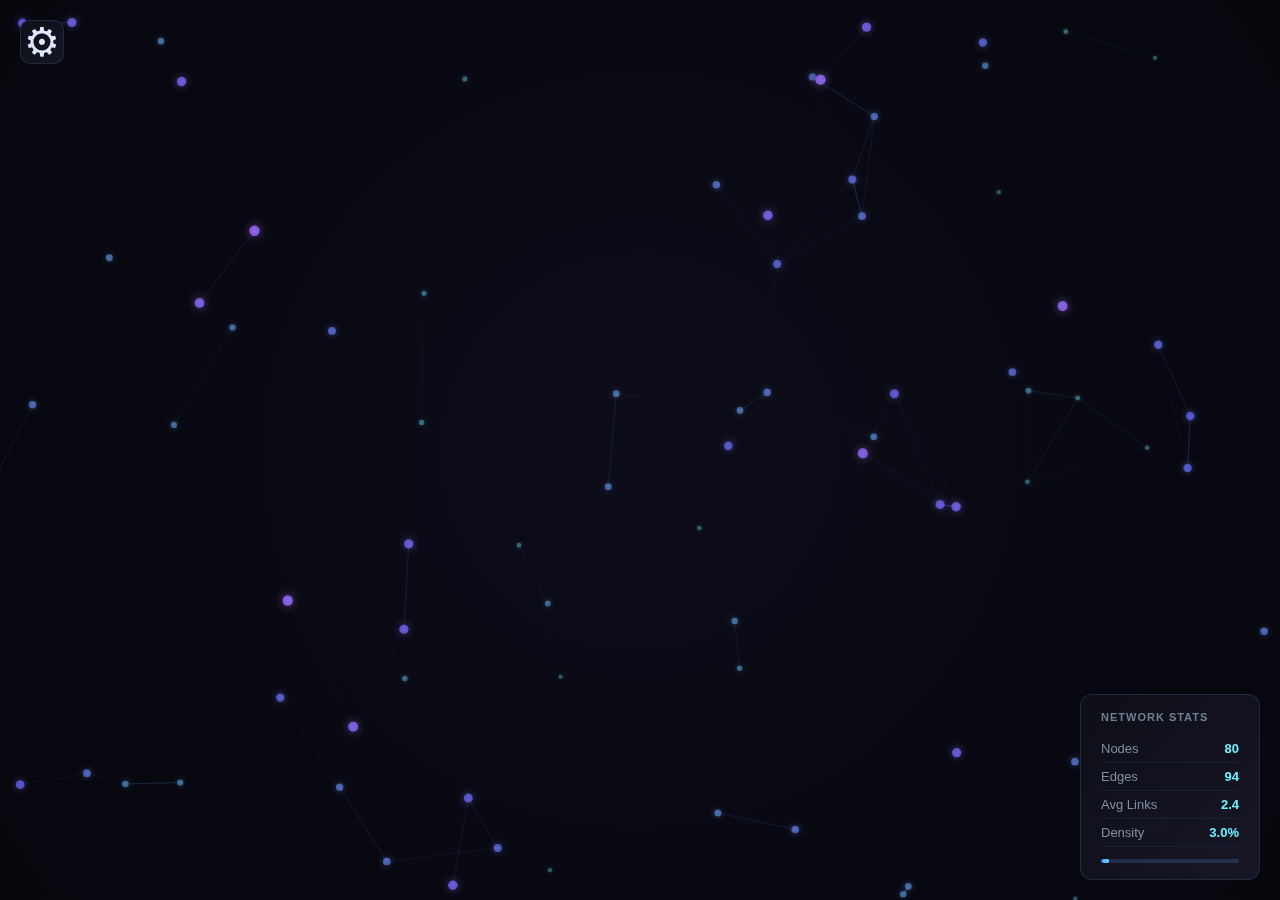
<file: StellarWeb/index.html>
<!DOCTYPE html>
<html lang="en">
<head>
    <meta charset="UTF-8">
    <meta name="viewport" content="width=device-width, initial-scale=1.0">
    <title>Stellar Web</title>
    <style>
        * {
            margin: 0;
            padding: 0;
            box-sizing: border-box;
        }

        body {
            background: #0a0a12;
            overflow: hidden;
            font-family: -apple-system, BlinkMacSystemFont, 'Segoe UI', Roboto, sans-serif;
        }

        canvas {
            display: block;
        }

        .panel {
            position: fixed;
            background: linear-gradient(135deg, rgba(15, 15, 25, 0.95), rgba(25, 25, 40, 0.9));
            border: 1px solid rgba(120, 180, 255, 0.15);
            border-radius: 12px;
            color: #e0e8ff;
            font-size: 13px;
            backdrop-filter: blur(12px);
        }

        .settings-btn {
            position: fixed;
            top: 20px;
            left: 20px;
            background: linear-gradient(135deg, rgba(15, 15, 25, 0.95), rgba(25, 25, 40, 0.9));
            border: 1px solid rgba(120, 180, 255, 0.15);
            border-radius: 10px;
            color: #e0e8ff;
            padding: 0;
            font-size: 40px;
            width: 44px;
            height: 44px;
            display: flex;
            align-items: center;
            justify-content: center;
            cursor: pointer;
            backdrop-filter: blur(12px);
            transition: all 0.2s ease;
            z-index: 100;
        }

        .settings-btn:hover {
            background: linear-gradient(135deg, rgba(25, 25, 40, 0.95), rgba(35, 35, 55, 0.9));
            border-color: rgba(120, 180, 255, 0.3);
            box-shadow: 0 0 15px rgba(110, 240, 255, 0.2);
        }

        .controls-panel {
            top: 70px;
            left: 20px;
            padding: 20px;
            width: 280px;
            max-height: calc(100vh - 100px);
            overflow-y: auto;
            display: none;
        }

        .controls-panel.visible {
            display: block;
        }

        .controls-panel h2 {
            font-size: 18px;
            font-weight: 600;
            margin-bottom: 20px;
            color: #fff;
            display: flex;
            align-items: center;
            gap: 8px;
        }

        .controls-panel h2::before {
            content: '';
            width: 8px;
            height: 8px;
            background: linear-gradient(135deg, #6ef0ff, #4080ff);
            border-radius: 50%;
            box-shadow: 0 0 10px #6ef0ff;
        }

        .control-group {
            margin-bottom: 18px;
        }

        .control-group label {
            display: flex;
            justify-content: space-between;
            margin-bottom: 8px;
            color: #a0b0d0;
            font-size: 12px;
            text-transform: uppercase;
            letter-spacing: 0.5px;
        }

        .control-group label span {
            color: #6ef0ff;
            font-weight: 500;
        }

        input[type="range"] {
            width: 100%;
            height: 4px;
            -webkit-appearance: none;
            background: rgba(100, 150, 255, 0.2);
            border-radius: 2px;
            outline: none;
        }

        input[type="range"]::-webkit-slider-thumb {
            -webkit-appearance: none;
            width: 16px;
            height: 16px;
            background: linear-gradient(135deg, #6ef0ff, #4080ff);
            border-radius: 50%;
            cursor: pointer;
            box-shadow: 0 0 10px rgba(110, 240, 255, 0.5);
            transition: transform 0.15s ease;
        }

        input[type="range"]::-webkit-slider-thumb:hover {
            transform: scale(1.2);
        }

        .stats-panel {
            bottom: 20px;
            right: 20px;
            padding: 16px 20px;
            min-width: 180px;
        }

        .stats-panel h3 {
            font-size: 11px;
            text-transform: uppercase;
            letter-spacing: 1px;
            color: #708090;
            margin-bottom: 12px;
        }

        .stat-row {
            display: flex;
            justify-content: space-between;
            padding: 6px 0;
            border-bottom: 1px solid rgba(100, 150, 255, 0.1);
        }

        .stat-row:last-child {
            border-bottom: none;
        }

        .stat-label {
            color: #8090a0;
        }

        .stat-value {
            color: #6ef0ff;
            font-weight: 600;
            font-variant-numeric: tabular-nums;
        }

        .density-bar {
            margin-top: 12px;
            height: 4px;
            background: rgba(100, 150, 255, 0.2);
            border-radius: 2px;
            overflow: hidden;
        }

        .density-fill {
            height: 100%;
            background: linear-gradient(90deg, #4080ff, #6ef0ff);
            border-radius: 2px;
            transition: width 0.3s ease;
        }

        @media (max-width: 600px) {
            .controls-panel {
                width: calc(100% - 40px);
                max-height: 50vh;
            }
        }
    </style>
</head>
<body>
    <canvas id="canvas"></canvas>

    <button class="settings-btn" id="settingsBtn">⚙</button>

    <div class="panel controls-panel" id="controlsPanel">
        <h2>Stellar Web</h2>

        <div class="control-group">
            <label>Nodes <span id="nodeCountVal">80</span></label>
            <input type="range" id="nodeCount" min="20" max="200" value="80">
        </div>

        <div class="control-group">
            <label>Connection Radius <span id="radiusVal">180</span></label>
            <input type="range" id="radius" min="50" max="350" value="180">
        </div>

        <div class="control-group">
            <label>Drift Speed <span id="speedVal">0.8</span></label>
            <input type="range" id="speed" min="0.1" max="3" step="0.1" value="0.8">
        </div>

        <div class="control-group">
            <label>Node Size <span id="nodeSizeVal">4</span></label>
            <input type="range" id="nodeSize" min="1" max="10" step="0.5" value="4">
        </div>

        <div class="control-group">
            <label>Edge Thickness <span id="thicknessVal">1.5</span></label>
            <input type="range" id="thickness" min="0.5" max="4" step="0.25" value="1.5">
        </div>

        <div class="control-group">
            <label>Edge Opacity <span id="edgeOpacityVal">0.6</span></label>
            <input type="range" id="edgeOpacity" min="0.1" max="1" step="0.05" value="0.6">
        </div>

        <div class="control-group">
            <label>Depth Range <span id="depthVal">600</span></label>
            <input type="range" id="depth" min="100" max="1000" step="50" value="600">
        </div>
    </div>

    <div class="panel stats-panel">
        <h3>Network Stats</h3>
        <div class="stat-row">
            <span class="stat-label">Nodes</span>
            <span class="stat-value" id="statNodes">80</span>
        </div>
        <div class="stat-row">
            <span class="stat-label">Edges</span>
            <span class="stat-value" id="statEdges">0</span>
        </div>
        <div class="stat-row">
            <span class="stat-label">Avg Links</span>
            <span class="stat-value" id="statAvg">0.0</span>
        </div>
        <div class="stat-row">
            <span class="stat-label">Density</span>
            <span class="stat-value" id="statDensity">0%</span>
        </div>
        <div class="density-bar">
            <div class="density-fill" id="densityBar"></div>
        </div>
    </div>

    <script>
        const canvas = document.getElementById('canvas');
        const ctx = canvas.getContext('2d');

        // Configuration
        let config = {
            nodeCount: 80,
            radius: 180,
            speed: 0.8,
            nodeSize: 4,
            thickness: 1.5,
            edgeOpacity: 0.6,
            depthRange: 600
        };

        let nodes = [];
        let mouseX = null;
        let mouseY = null;

        function resize() {
            canvas.width = window.innerWidth;
            canvas.height = window.innerHeight;
        }

        class Node {
            constructor() {
                this.reset();
            }

            reset() {
                this.x = Math.random() * canvas.width;
                this.y = Math.random() * canvas.height;
                this.z = (Math.random() - 0.5) * config.depthRange;

                const angle = Math.random() * Math.PI * 2;
                const speed = 0.3 + Math.random() * 0.7;
                this.vx = Math.cos(angle) * speed;
                this.vy = Math.sin(angle) * speed;
                this.vz = (Math.random() - 0.5) * 0.5;
            }

            update() {
                // Apply velocity
                this.x += this.vx * config.speed;
                this.y += this.vy * config.speed;
                this.z += this.vz * config.speed;

                // Mouse attraction
                if (mouseX !== null && mouseY !== null) {
                    const dx = mouseX - this.x;
                    const dy = mouseY - this.y;
                    const dist = Math.sqrt(dx * dx + dy * dy);
                    if (dist < 200 && dist > 0) {
                        const force = (200 - dist) / 200 * 0.02;
                        this.vx += (dx / dist) * force;
                        this.vy += (dy / dist) * force;
                    }
                }

                // Damping
                this.vx *= 0.999;
                this.vy *= 0.999;

                // Boundary wrapping
                const margin = 50;
                if (this.x < -margin) this.x = canvas.width + margin;
                if (this.x > canvas.width + margin) this.x = -margin;
                if (this.y < -margin) this.y = canvas.height + margin;
                if (this.y > canvas.height + margin) this.y = -margin;

                // Depth bouncing
                const halfDepth = config.depthRange / 2;
                if (this.z < -halfDepth || this.z > halfDepth) {
                    this.vz *= -1;
                    this.z = Math.max(-halfDepth, Math.min(halfDepth, this.z));
                }
            }

            getScreenProps() {
                const halfDepth = config.depthRange / 2;
                const normalizedZ = (this.z + halfDepth) / config.depthRange; // 0 to 1
                const scale = 0.5 + normalizedZ * 0.8;
                const alpha = 0.3 + normalizedZ * 0.7;
                return { scale, alpha, normalizedZ };
            }

            draw() {
                const { scale, alpha, normalizedZ } = this.getScreenProps();
                const size = config.nodeSize * scale;

                // Color based on depth (cyan to purple gradient)
                const hue = 180 + normalizedZ * 80;
                const color = `hsla(${hue}, 80%, 65%, ${alpha})`;

                ctx.beginPath();
                ctx.arc(this.x, this.y, size, 0, Math.PI * 2);
                ctx.fillStyle = color;
                ctx.fill();

                // Glow effect
                const gradient = ctx.createRadialGradient(this.x, this.y, 0, this.x, this.y, size * 3);
                gradient.addColorStop(0, `hsla(${hue}, 80%, 70%, ${alpha * 0.4})`);
                gradient.addColorStop(1, 'transparent');
                ctx.beginPath();
                ctx.arc(this.x, this.y, size * 3, 0, Math.PI * 2);
                ctx.fillStyle = gradient;
                ctx.fill();
            }
        }

        function initNodes() {
            nodes = [];
            for (let i = 0; i < config.nodeCount; i++) {
                nodes.push(new Node());
            }
        }

        function drawEdges() {
            let edgeCount = 0;

            for (let i = 0; i < nodes.length; i++) {
                for (let j = i + 1; j < nodes.length; j++) {
                    const n1 = nodes[i];
                    const n2 = nodes[j];

                    const dx = n1.x - n2.x;
                    const dy = n1.y - n2.y;
                    const dz = n1.z - n2.z;
                    const dist = Math.sqrt(dx * dx + dy * dy + dz * dz);

                    if (dist < config.radius) {
                        edgeCount++;
                        const strength = 1 - dist / config.radius;

                        // Average depth for edge color
                        const avgZ = (n1.z + n2.z) / 2;
                        const halfDepth = config.depthRange / 2;
                        const normalizedZ = (avgZ + halfDepth) / config.depthRange;
                        const hue = 180 + normalizedZ * 80;

                        const alpha = strength * config.edgeOpacity * (0.4 + normalizedZ * 0.6);

                        ctx.beginPath();
                        ctx.moveTo(n1.x, n1.y);
                        ctx.lineTo(n2.x, n2.y);
                        ctx.strokeStyle = `hsla(${hue}, 70%, 60%, ${alpha})`;
                        ctx.lineWidth = config.thickness * strength;
                        ctx.stroke();
                    }
                }
            }

            return edgeCount;
        }

        function updateStats(edgeCount) {
            const maxEdges = (nodes.length * (nodes.length - 1)) / 2;
            const density = maxEdges > 0 ? (edgeCount / maxEdges) * 100 : 0;
            const avgLinks = nodes.length > 0 ? (edgeCount * 2) / nodes.length : 0;

            document.getElementById('statNodes').textContent = nodes.length;
            document.getElementById('statEdges').textContent = edgeCount;
            document.getElementById('statAvg').textContent = avgLinks.toFixed(1);
            document.getElementById('statDensity').textContent = density.toFixed(1) + '%';
            document.getElementById('densityBar').style.width = Math.min(density * 2, 100) + '%';
        }

        function drawBackground() {
            // Deep space gradient
            const gradient = ctx.createRadialGradient(
                canvas.width / 2, canvas.height / 2, 0,
                canvas.width / 2, canvas.height / 2, Math.max(canvas.width, canvas.height) * 0.8
            );
            gradient.addColorStop(0, '#0d0d1a');
            gradient.addColorStop(0.5, '#080812');
            gradient.addColorStop(1, '#050508');
            ctx.fillStyle = gradient;
            ctx.fillRect(0, 0, canvas.width, canvas.height);
        }

        function animate() {
            drawBackground();

            // Update and draw nodes
            nodes.forEach(node => node.update());

            // Draw edges first (behind nodes)
            const edgeCount = drawEdges();

            // Draw nodes on top
            // Sort by z for proper depth ordering
            const sortedNodes = [...nodes].sort((a, b) => a.z - b.z);
            sortedNodes.forEach(node => node.draw());

            updateStats(edgeCount);

            requestAnimationFrame(animate);
        }

        // Event listeners
        window.addEventListener('resize', resize);

        canvas.addEventListener('mousemove', e => {
            mouseX = e.clientX;
            mouseY = e.clientY;
        });

        canvas.addEventListener('mouseleave', () => {
            mouseX = null;
            mouseY = null;
        });

        // Control bindings
        function bindControl(id, configKey, parser = parseFloat, formatter = v => v) {
            const input = document.getElementById(id);
            const display = document.getElementById(id + 'Val');

            input.addEventListener('input', e => {
                const value = parser(e.target.value);
                config[configKey] = value;
                if (display) display.textContent = formatter(value);

                if (configKey === 'nodeCount') {
                    adjustNodeCount();
                }
            });
        }

        function adjustNodeCount() {
            while (nodes.length < config.nodeCount) {
                nodes.push(new Node());
            }
            while (nodes.length > config.nodeCount) {
                nodes.pop();
            }
        }

        bindControl('nodeCount', 'nodeCount', parseInt);
        bindControl('radius', 'radius', parseInt);
        bindControl('speed', 'speed', parseFloat);
        bindControl('nodeSize', 'nodeSize', parseFloat);
        bindControl('thickness', 'thickness', parseFloat);
        bindControl('edgeOpacity', 'edgeOpacity', parseFloat);
        bindControl('depth', 'depthRange', parseInt);

        // Settings toggle
        const settingsBtn = document.getElementById('settingsBtn');
        const controlsPanel = document.getElementById('controlsPanel');

        settingsBtn.addEventListener('click', () => {
            controlsPanel.classList.toggle('visible');
            settingsBtn.textContent = controlsPanel.classList.contains('visible') ? '✕' : '⚙';
        });

        // Initialize
        resize();
        initNodes();
        animate();
    </script>
</body>
</html>
</file>
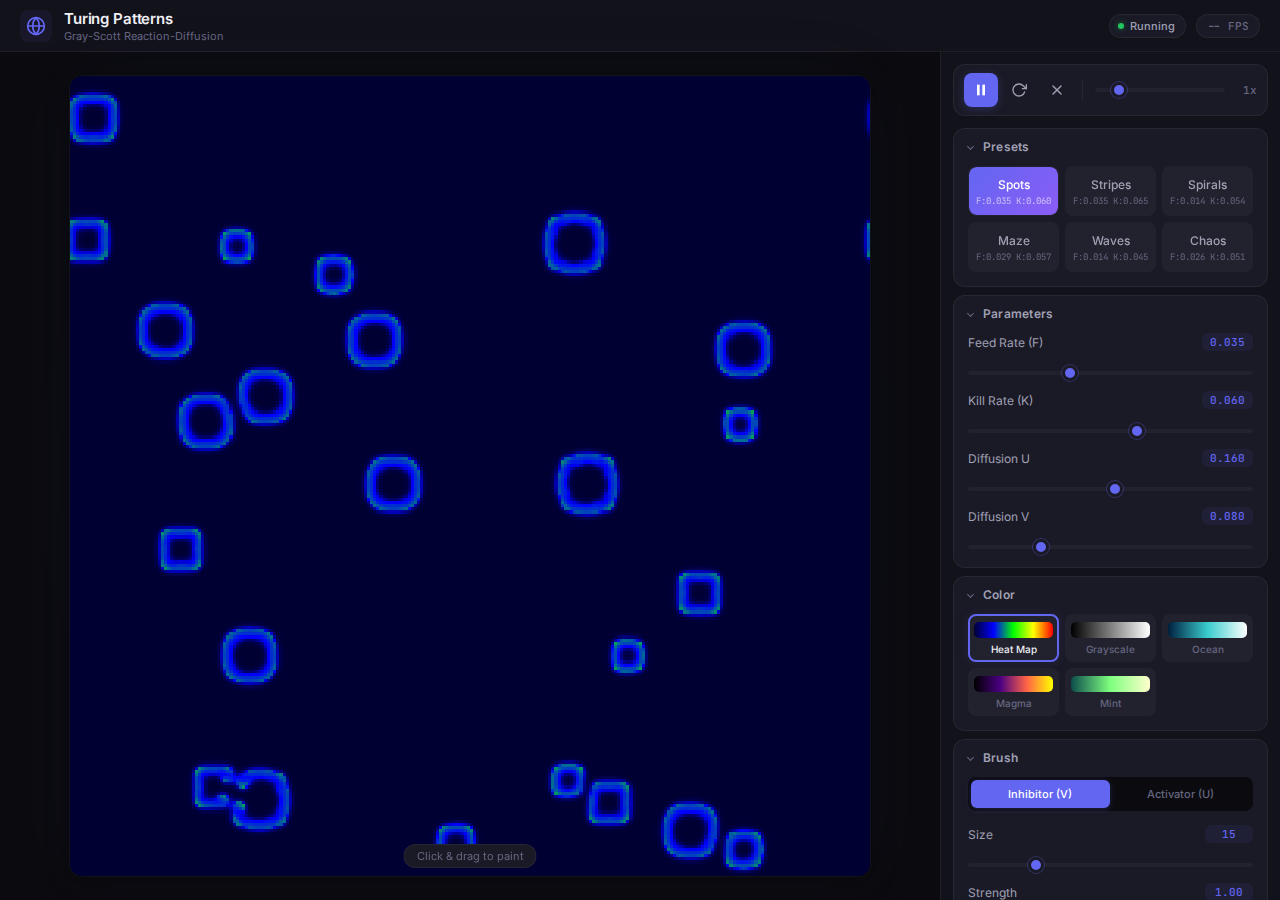
<file: TuringPatterns/index.html>
<!DOCTYPE html>
<html lang="en">
<head>
  <meta charset="UTF-8">
  <meta name="viewport" content="width=device-width, initial-scale=1.0">
  <title>Turing Patterns Explorer</title>
  <link rel="preconnect" href="https://fonts.googleapis.com">
  <link rel="preconnect" href="https://fonts.gstatic.com" crossorigin>
  <link href="https://fonts.googleapis.com/css2?family=Inter:wght@400;500;600;700&family=JetBrains+Mono:wght@400;500&display=swap" rel="stylesheet">
  <link rel="stylesheet" href="styles.css">
</head>
<body>

  <!-- Header -->
  <header>
    <div class="header-left">
      <div class="logo">
        <svg width="20" height="20" viewBox="0 0 24 24" fill="none" stroke="currentColor" stroke-width="2" stroke-linecap="round" stroke-linejoin="round">
          <circle cx="12" cy="12" r="10"/>
          <path d="M12 2a14.5 14.5 0 0 0 0 20 14.5 14.5 0 0 0 0-20"/>
          <path d="M2 12h20"/>
        </svg>
      </div>
      <div class="header-text">
        <h1>Turing Patterns</h1>
        <p>Gray-Scott Reaction-Diffusion</p>
      </div>
    </div>
    <div class="header-right">
      <div class="status-pill" id="statusPill">
        <span class="status-dot running"></span>
        <span class="status-text">Running</span>
      </div>
      <div class="fps-pill" id="fpsDisplay">-- FPS</div>
    </div>
  </header>

  <div class="app-container">

    <!-- Simulation Canvas -->
    <div class="canvas-wrapper">
      <canvas id="simCanvas"></canvas>
      <div class="canvas-hint" id="canvasHint">Click &amp; drag to paint</div>
    </div>

    <!-- Control Panel -->
    <div class="controls">

      <!-- Playback bar -->
      <div class="playback-bar">
        <button class="icon-btn primary" id="playBtn" title="Pause">
          <svg id="pauseIcon" width="16" height="16" viewBox="0 0 24 24" fill="currentColor"><rect x="6" y="4" width="4" height="16"/><rect x="14" y="4" width="4" height="16"/></svg>
          <svg id="playIcon" width="16" height="16" viewBox="0 0 24 24" fill="currentColor" style="display:none"><polygon points="5,3 19,12 5,21"/></svg>
        </button>
        <button class="icon-btn" id="resetBtn" title="Reset with new seeds">
          <svg width="16" height="16" viewBox="0 0 24 24" fill="none" stroke="currentColor" stroke-width="2" stroke-linecap="round" stroke-linejoin="round"><polyline points="23 4 23 10 17 10"/><path d="M20.49 15a9 9 0 1 1-2.12-9.36L23 10"/></svg>
        </button>
        <button class="icon-btn" id="clearBtn" title="Clear grid">
          <svg width="16" height="16" viewBox="0 0 24 24" fill="none" stroke="currentColor" stroke-width="2" stroke-linecap="round" stroke-linejoin="round"><line x1="18" y1="6" x2="6" y2="18"/><line x1="6" y1="6" x2="18" y2="18"/></svg>
        </button>
        <div class="playback-divider"></div>
        <div class="speed-control">
          <input type="range" id="speedSlider" min="0.5" max="4" step="0.5" value="1">
          <span class="speed-label" id="speedVal">1x</span>
        </div>
      </div>

      <!-- Presets -->
      <details class="panel" open>
        <summary>Presets</summary>
        <div class="panel-body">
          <div class="preset-grid" id="presetGrid"></div>
        </div>
      </details>

      <!-- Parameters -->
      <details class="panel" open>
        <summary>Parameters</summary>
        <div class="panel-body">
          <div class="slider-group">
            <div class="slider-label">
              <span>Feed Rate (F)</span>
              <span class="val" id="feedVal">0.035</span>
            </div>
            <input type="range" id="feedSlider" min="0" max="0.1" step="0.001" value="0.035">
          </div>
          <div class="slider-group">
            <div class="slider-label">
              <span>Kill Rate (K)</span>
              <span class="val" id="killVal">0.060</span>
            </div>
            <input type="range" id="killSlider" min="0" max="0.1" step="0.001" value="0.06">
          </div>
          <div class="slider-group">
            <div class="slider-label">
              <span>Diffusion U</span>
              <span class="val" id="duVal">0.160</span>
            </div>
            <input type="range" id="duSlider" min="0.01" max="0.30" step="0.005" value="0.16">
          </div>
          <div class="slider-group">
            <div class="slider-label">
              <span>Diffusion V</span>
              <span class="val" id="dvVal">0.080</span>
            </div>
            <input type="range" id="dvSlider" min="0.01" max="0.30" step="0.005" value="0.08">
          </div>
        </div>
      </details>

      <!-- Color Schemes -->
      <details class="panel" open>
        <summary>Color</summary>
        <div class="panel-body">
          <div class="color-grid" id="colorGrid"></div>
        </div>
      </details>

      <!-- Brush -->
      <details class="panel" open>
        <summary>Brush</summary>
        <div class="panel-body">
          <div class="seg-control" id="brushToggle">
            <button class="active" data-chem="V">Inhibitor (V)</button>
            <button data-chem="U">Activator (U)</button>
          </div>
          <div class="slider-group">
            <div class="slider-label">
              <span>Size</span>
              <span class="val" id="brushSizeVal">15</span>
            </div>
            <input type="range" id="brushSizeSlider" min="5" max="50" step="1" value="15">
          </div>
          <div class="slider-group">
            <div class="slider-label">
              <span>Strength</span>
              <span class="val" id="brushStrVal">1.00</span>
            </div>
            <input type="range" id="brushStrSlider" min="0" max="1" step="0.05" value="1">
          </div>
        </div>
      </details>

      <!-- Parameter Space -->
      <details class="panel">
        <summary>Parameter Space</summary>
        <div class="panel-body">
          <div class="param-map-container">
            <canvas id="paramMap" width="200" height="200"></canvas>
          </div>
          <p class="hint-text">Click to jump to F/K values</p>
        </div>
      </details>

      <!-- Export -->
      <details class="panel">
        <summary>Export</summary>
        <div class="panel-body">
          <div class="export-row">
            <button class="action-btn" id="saveBtn">
              <svg width="14" height="14" viewBox="0 0 24 24" fill="none" stroke="currentColor" stroke-width="2" stroke-linecap="round" stroke-linejoin="round"><path d="M21 15v4a2 2 0 0 1-2 2H5a2 2 0 0 1-2-2v-4"/><polyline points="7 10 12 15 17 10"/><line x1="12" y1="15" x2="12" y2="3"/></svg>
              Save PNG
            </button>
            <button class="action-btn" id="shareBtn">
              <svg width="14" height="14" viewBox="0 0 24 24" fill="none" stroke="currentColor" stroke-width="2" stroke-linecap="round" stroke-linejoin="round"><rect x="9" y="9" width="13" height="13" rx="2" ry="2"/><path d="M5 15H4a2 2 0 0 1-2-2V4a2 2 0 0 1 2-2h9a2 2 0 0 1 2 2v1"/></svg>
              Copy Params
            </button>
          </div>
        </div>
      </details>

      <!-- About -->
      <details class="panel">
        <summary>About</summary>
        <div class="panel-body info-content">
          <h4>What are Turing Patterns?</h4>
          <p>In 1952, Alan Turing proposed that simple chemical reactions could explain how
            biological organisms develop complex patterns. Two substances &mdash; an activator
            and an inhibitor &mdash; react and diffuse at different rates, creating spots,
            stripes, and spirals from uniform starting conditions.</p>
          <h4>The Gray-Scott Model</h4>
          <p>Substance U is continuously fed at rate <strong>F</strong>, while V is removed at
            rate <strong>F+K</strong>. U converts to V through their reaction (UV&sup2;). Both
            diffuse across the grid, but U diffuses faster &mdash; creating the instability
            that drives pattern formation.</p>
          <h4>Quick Guide</h4>
          <p><strong>Low K</strong> &rarr; Spots &amp; isolated features<br>
            <strong>Mid K</strong> &rarr; Stripes &amp; mazes<br>
            <strong>High K</strong> &rarr; Waves &amp; spirals<br>
            <strong>F</strong> controls scale &amp; growth rate</p>
        </div>
      </details>

    </div>
  </div>

  <script src="simulation.js"></script>
  <script src="renderer.js"></script>
  <script src="ui.js"></script>
  <script src="script.js"></script>
</body>
</html>
</file>
<file: Julia-Set/styles.css>
*, *::before, *::after {
    margin: 0;
    padding: 0;
    box-sizing: border-box;
}

:root {
    --bg: #050510;
    --surface: rgba(8, 10, 28, 0.92);
    --surface2: rgba(15, 18, 45, 0.8);
    --border: rgba(100, 120, 200, 0.15);
    --border-glow: rgba(100, 160, 255, 0.25);
    --text: #d4daf0;
    --text-muted: rgba(160, 170, 210, 0.7);
    --aurora1: #6366f1;
    --aurora2: #a855f7;
    --aurora3: #06b6d4;
    --aurora4: #ec4899;
    --glow: 0 0 20px rgba(99, 102, 241, 0.15), 0 0 60px rgba(99, 102, 241, 0.05);
}

body {
    font-family: 'Inter', -apple-system, BlinkMacSystemFont, 'Segoe UI', sans-serif;
    background: var(--bg);
    color: var(--text);
    height: 100vh;
    overflow: hidden;
}

/* ── Main Layout ──────────────────────────────────────── */
.main {
    position: relative;
    z-index: 1;
    display: flex;
    flex-direction: column;
    height: 100vh;
}

/* ── Canvas (fullscreen) ──────────────────────────────── */
.canvas-container {
    flex: 1;
    position: relative;
    overflow: hidden;
    cursor: crosshair;
}

.canvas-container.dragging {
    cursor: grabbing;
}

#fractalCanvas {
    display: block;
    width: 100%;
    height: 100%;
}

.canvas-overlay {
    position: absolute;
    top: 0;
    left: 0;
    right: 0;
    bottom: 0;
    display: none;
    align-items: center;
    justify-content: center;
    gap: 12px;
    background: rgba(5, 5, 16, 0.7);
    pointer-events: none;
    color: var(--text-muted);
    font-size: 0.9rem;
}

.canvas-overlay.visible {
    display: flex;
}

.spinner {
    width: 20px;
    height: 20px;
    border: 2px solid var(--border);
    border-top-color: var(--aurora3);
    border-radius: 50%;
    animation: spin 0.8s linear infinite;
}

@keyframes spin {
    to { transform: rotate(360deg); }
}

/* ── Title Badge (top-left floating) ──────────────────── */
.title-badge {
    position: absolute;
    top: 14px;
    left: 14px;
    display: flex;
    align-items: center;
    gap: 10px;
    background: rgba(8, 10, 28, 0.7);
    border: 1px solid var(--border-glow);
    border-radius: 10px;
    padding: 8px 14px;
    backdrop-filter: blur(12px);
    -webkit-backdrop-filter: blur(12px);
}

.title-badge span {
    font-size: 0.9rem;
    font-weight: 600;
    letter-spacing: 0.05em;
    background: linear-gradient(135deg, var(--aurora3), var(--aurora1), var(--aurora2));
    -webkit-background-clip: text;
    -webkit-text-fill-color: transparent;
    background-clip: text;
}

.help-btn {
    width: 28px;
    height: 28px;
    border-radius: 50%;
    border: 1px solid var(--border);
    background: rgba(15, 18, 45, 0.6);
    color: var(--text-muted);
    font-size: 0.8rem;
    cursor: pointer;
    transition: all 0.3s;
    flex-shrink: 0;
}

.help-btn:hover {
    color: var(--text);
    border-color: var(--aurora1);
    box-shadow: 0 0 12px rgba(99, 102, 241, 0.3);
}

/* ── Zoom Panel (top-right floating) ──────────────────── */
.zoom-panel {
    position: absolute;
    top: 14px;
    right: 14px;
    display: flex;
    flex-direction: column;
    align-items: stretch;
    gap: 6px;
}

.zoom-badge {
    background: rgba(8, 10, 28, 0.7);
    border: 1px solid var(--border-glow);
    padding: 5px 12px;
    border-radius: 8px;
    font-size: 0.78rem;
    font-weight: 500;
    color: var(--aurora3);
    text-align: center;
    pointer-events: none;
    letter-spacing: 0.04em;
    text-shadow: 0 0 8px rgba(6, 182, 212, 0.4);
    backdrop-filter: blur(12px);
    -webkit-backdrop-filter: blur(12px);
}

.zoom-panel .zoom-controls {
    display: flex;
    gap: 4px;
}

.zoom-panel .zoom-btn {
    flex: 1;
    padding: 7px 10px;
    background: rgba(8, 10, 28, 0.7);
    border: 1px solid var(--border-glow);
    border-radius: 8px;
    color: var(--text);
    font-size: 0.85rem;
    cursor: pointer;
    transition: all 0.25s;
    backdrop-filter: blur(12px);
    -webkit-backdrop-filter: blur(12px);
}

.zoom-panel .zoom-btn:hover {
    background: rgba(99, 102, 241, 0.2);
    border-color: var(--aurora1);
    box-shadow: 0 0 12px rgba(99, 102, 241, 0.2);
}

.zoom-panel .zoom-btn.reset {
    font-size: 0.72rem;
    letter-spacing: 0.03em;
}

/* ── Menu Toggle Button ───────────────────────────────── */
.menu-toggle {
    display: flex;
    align-items: center;
    justify-content: center;
    gap: 6px;
    width: 100%;
    padding: 8px 0;
    background: linear-gradient(180deg, rgba(8, 10, 28, 0.85), rgba(8, 10, 28, 0.95));
    border: none;
    border-top: 1px solid var(--border-glow);
    color: var(--text-muted);
    font-size: 0.75rem;
    font-weight: 500;
    letter-spacing: 0.08em;
    text-transform: uppercase;
    cursor: pointer;
    transition: all 0.3s;
    flex-shrink: 0;
    backdrop-filter: blur(16px);
    -webkit-backdrop-filter: blur(16px);
}

.menu-toggle:hover {
    color: var(--text);
    background: linear-gradient(180deg, rgba(99, 102, 241, 0.08), rgba(8, 10, 28, 0.95));
}

.menu-arrow {
    width: 16px;
    height: 16px;
    transition: transform 0.35s ease;
}

/* Arrow points UP when menu is closed (collapsed), DOWN when open */
.menu-toggle.open .menu-arrow {
    transform: rotate(180deg);
}

/* ── Controls Panel (collapsible) ─────────────────────── */
.controls {
    background: linear-gradient(180deg, rgba(8, 10, 28, 0.95), rgba(5, 5, 16, 0.98));
    border-top: 1px solid var(--border);
    flex-shrink: 0;
    backdrop-filter: blur(20px);
    -webkit-backdrop-filter: blur(20px);
    max-height: 320px;
    overflow: hidden;
    transition: max-height 0.4s ease, opacity 0.3s ease;
    opacity: 1;
}

.controls.collapsed {
    max-height: 0;
    opacity: 0;
    border-top-color: transparent;
}

/* ── Tabs ─────────────────────────────────────────────── */
.tabs {
    display: flex;
    border-bottom: 1px solid var(--border);
}

.tab {
    flex: 1;
    padding: 11px 16px;
    background: none;
    border: none;
    color: var(--text-muted);
    font-size: 0.82rem;
    font-weight: 500;
    letter-spacing: 0.04em;
    cursor: pointer;
    position: relative;
    transition: color 0.3s;
}

.tab:hover {
    color: var(--text);
}

.tab.active {
    color: #fff;
}

.tab.active::after {
    content: '';
    position: absolute;
    bottom: 0;
    left: 20%;
    right: 20%;
    height: 2px;
    border-radius: 1px;
    background: linear-gradient(90deg, var(--aurora3), var(--aurora1), var(--aurora2));
    box-shadow: 0 0 8px rgba(99, 102, 241, 0.5);
}

.tab-content {
    display: none;
    padding: 18px 24px;
    max-height: 240px;
    overflow-y: auto;
}

.tab-content.active {
    display: block;
}

/* ── Preset Grid ──────────────────────────────────────── */
.preset-grid {
    display: grid;
    grid-template-columns: repeat(4, 1fr);
    gap: 10px;
}

.preset-card {
    background: rgba(15, 18, 45, 0.6);
    border: 1px solid var(--border);
    border-radius: 10px;
    padding: 8px;
    cursor: pointer;
    transition: all 0.3s;
    text-align: center;
}

.preset-card:hover {
    border-color: var(--aurora1);
    transform: translateY(-2px);
    box-shadow: 0 4px 20px rgba(99, 102, 241, 0.15);
}

.preset-card.active {
    border-color: var(--aurora2);
    box-shadow:
        0 0 12px rgba(168, 85, 247, 0.25),
        inset 0 0 12px rgba(168, 85, 247, 0.05);
}

.preset-card canvas {
    width: 100%;
    aspect-ratio: 1;
    border-radius: 6px;
    display: block;
    margin-bottom: 6px;
}

.preset-card .name {
    font-size: 0.72rem;
    font-weight: 500;
    margin-bottom: 2px;
    color: var(--text);
}

.preset-card .c-val {
    font-size: 0.62rem;
    color: var(--text-muted);
}

/* ── Control Groups ───────────────────────────────────── */
.control-group {
    margin-bottom: 18px;
}

.control-group:last-child {
    margin-bottom: 0;
}

.control-group label {
    display: block;
    font-size: 0.8rem;
    font-weight: 500;
    margin-bottom: 8px;
    color: var(--text-muted);
    letter-spacing: 0.03em;
}

.control-group label span {
    color: var(--aurora3);
    font-weight: 600;
    text-shadow: 0 0 6px rgba(6, 182, 212, 0.3);
}

/* ── Range Sliders ────────────────────────────────────── */
input[type="range"] {
    width: 100%;
    height: 4px;
    -webkit-appearance: none;
    appearance: none;
    background: linear-gradient(90deg, rgba(99, 102, 241, 0.3), rgba(168, 85, 247, 0.3));
    border-radius: 2px;
    outline: none;
    margin: 4px 0;
}

input[type="range"]::-webkit-slider-thumb {
    -webkit-appearance: none;
    width: 16px;
    height: 16px;
    background: linear-gradient(135deg, var(--aurora3), var(--aurora1));
    border-radius: 50%;
    cursor: pointer;
    transition: all 0.2s;
    box-shadow: 0 0 8px rgba(99, 102, 241, 0.4);
}

input[type="range"]::-webkit-slider-thumb:hover {
    transform: scale(1.25);
    box-shadow: 0 0 14px rgba(99, 102, 241, 0.6);
}

input[type="range"]::-moz-range-thumb {
    width: 16px;
    height: 16px;
    background: linear-gradient(135deg, var(--aurora3), var(--aurora1));
    border-radius: 50%;
    border: none;
    cursor: pointer;
    box-shadow: 0 0 8px rgba(99, 102, 241, 0.4);
}

.hint {
    display: block;
    font-size: 0.68rem;
    color: var(--text-muted);
    margin-top: 6px;
    font-style: italic;
}

/* ── Type Toggle ──────────────────────────────────────── */
.type-toggle {
    display: flex;
    gap: 8px;
}

.type-btn {
    flex: 1;
    padding: 9px 12px;
    background: rgba(15, 18, 45, 0.5);
    border: 1px solid var(--border);
    border-radius: 8px;
    color: var(--text-muted);
    font-size: 0.78rem;
    font-weight: 500;
    letter-spacing: 0.03em;
    cursor: pointer;
    transition: all 0.3s;
}

.type-btn:hover {
    color: var(--text);
    border-color: rgba(100, 160, 255, 0.3);
}

.type-btn.active {
    background: linear-gradient(135deg, rgba(99, 102, 241, 0.3), rgba(168, 85, 247, 0.25));
    border-color: var(--aurora1);
    color: #fff;
    box-shadow: 0 0 16px rgba(99, 102, 241, 0.2);
}

/* ── Palette Grid ─────────────────────────────────────── */
.palette-grid {
    display: flex;
    gap: 10px;
    flex-wrap: wrap;
}

.palette-swatch {
    width: 44px;
    height: 26px;
    border-radius: 6px;
    border: 2px solid rgba(100, 120, 200, 0.2);
    cursor: pointer;
    transition: all 0.3s;
    position: relative;
}

.palette-swatch:hover {
    transform: scale(1.12);
    border-color: rgba(200, 200, 255, 0.4);
}

.palette-swatch.active {
    border-color: #fff;
    box-shadow: 0 0 10px rgba(168, 85, 247, 0.4), 0 0 4px rgba(255, 255, 255, 0.3);
}

.palette-swatch::after {
    content: attr(data-name);
    position: absolute;
    bottom: -18px;
    left: 50%;
    transform: translateX(-50%);
    font-size: 0.58rem;
    color: var(--text-muted);
    white-space: nowrap;
    letter-spacing: 0.02em;
}

/* ── Help Modal ───────────────────────────────────────── */
.help-modal {
    position: fixed;
    inset: 0;
    background: rgba(5, 5, 16, 0.75);
    backdrop-filter: blur(8px);
    -webkit-backdrop-filter: blur(8px);
    display: flex;
    align-items: center;
    justify-content: center;
    z-index: 100;
    opacity: 0;
    pointer-events: none;
    transition: opacity 0.3s;
}

.help-modal.visible {
    opacity: 1;
    pointer-events: auto;
}

.help-content {
    background: linear-gradient(160deg, rgba(15, 18, 45, 0.95), rgba(8, 10, 28, 0.98));
    border: 1px solid var(--border-glow);
    border-radius: 16px;
    padding: 28px;
    max-width: 380px;
    width: 90%;
    position: relative;
    box-shadow: var(--glow);
}

.help-content h2 {
    font-size: 1rem;
    margin-bottom: 18px;
    background: linear-gradient(135deg, var(--aurora3), var(--aurora1));
    -webkit-background-clip: text;
    -webkit-text-fill-color: transparent;
    background-clip: text;
    letter-spacing: 0.04em;
}

.help-content ul {
    list-style: none;
}

.help-content li {
    padding: 7px 0;
    font-size: 0.82rem;
    color: var(--text-muted);
    border-bottom: 1px solid rgba(100, 120, 200, 0.08);
}

.help-content li:last-child {
    border-bottom: none;
}

.help-content kbd {
    display: inline-block;
    background: rgba(99, 102, 241, 0.12);
    border: 1px solid rgba(99, 102, 241, 0.25);
    border-radius: 5px;
    padding: 2px 8px;
    font-size: 0.72rem;
    font-family: 'SF Mono', 'Fira Code', monospace;
    color: var(--aurora3);
    min-width: 26px;
    text-align: center;
    margin-right: 10px;
}

.help-close {
    position: absolute;
    top: 14px;
    right: 14px;
    background: none;
    border: none;
    color: var(--text-muted);
    font-size: 1.3rem;
    cursor: pointer;
    transition: color 0.2s;
}

.help-close:hover {
    color: var(--aurora4);
}

/* ── Scrollbar ────────────────────────────────────────── */
.tab-content::-webkit-scrollbar {
    width: 5px;
}

.tab-content::-webkit-scrollbar-track {
    background: transparent;
}

.tab-content::-webkit-scrollbar-thumb {
    background: rgba(99, 102, 241, 0.25);
    border-radius: 3px;
}

.tab-content::-webkit-scrollbar-thumb:hover {
    background: rgba(99, 102, 241, 0.4);
}

/* ── Responsive ───────────────────────────────────────── */
@media (max-width: 600px) {
    .preset-grid {
        grid-template-columns: repeat(2, 1fr);
    }

    .title-badge span {
        font-size: 0.8rem;
    }

    .tab-content {
        padding: 14px 16px;
    }
}
</file>
<file: TuringPatterns/styles.css>
:root {
  --bg-0: #0b0b0f;
  --bg-1: #12121a;
  --bg-2: #1a1a26;
  --bg-3: #22222e;
  --border: rgba(255, 255, 255, 0.06);
  --border-hover: rgba(255, 255, 255, 0.12);
  --text-1: #f0f0f5;
  --text-2: #a0a0b4;
  --text-3: #666680;
  --accent: #6366f1;
  --accent-hover: #818cf8;
  --accent-glow: rgba(99, 102, 241, 0.25);
  --accent-subtle: rgba(99, 102, 241, 0.08);
  --radius: 12px;
  --radius-sm: 8px;
  --mono: 'JetBrains Mono', 'SF Mono', 'Fira Code', monospace;
  --sans: 'Inter', -apple-system, BlinkMacSystemFont, sans-serif;
}

*, *::before, *::after { box-sizing: border-box; margin: 0; padding: 0; }

body {
  font-family: var(--sans);
  background: var(--bg-0);
  color: var(--text-1);
  height: 100vh;
  overflow: hidden;
  -webkit-font-smoothing: antialiased;
}

/* ===================== HEADER ===================== */
header {
  display: flex;
  align-items: center;
  justify-content: space-between;
  padding: 0 20px;
  height: 52px;
  background: var(--bg-1);
  border-bottom: 1px solid var(--border);
  flex-shrink: 0;
}

.header-left {
  display: flex;
  align-items: center;
  gap: 12px;
}

.logo {
  width: 32px;
  height: 32px;
  display: flex;
  align-items: center;
  justify-content: center;
  background: var(--accent-subtle);
  border-radius: var(--radius-sm);
  color: var(--accent);
}

.header-text h1 {
  font-size: 15px;
  font-weight: 600;
  letter-spacing: -0.01em;
  color: var(--text-1);
}
.header-text p {
  font-size: 11px;
  color: var(--text-3);
  margin-top: 1px;
}

.header-right {
  display: flex;
  align-items: center;
  gap: 10px;
}

.status-pill {
  display: flex;
  align-items: center;
  gap: 6px;
  padding: 4px 10px 4px 8px;
  background: var(--bg-2);
  border: 1px solid var(--border);
  border-radius: 20px;
  font-size: 11px;
  font-weight: 500;
  color: var(--text-2);
}
.status-dot {
  width: 6px;
  height: 6px;
  border-radius: 50%;
  background: #ef4444;
}
.status-dot.running {
  background: #22c55e;
  box-shadow: 0 0 6px rgba(34, 197, 94, 0.5);
  animation: pulse-dot 2s ease infinite;
}
@keyframes pulse-dot {
  0%, 100% { opacity: 1; }
  50% { opacity: 0.5; }
}

.fps-pill {
  font-family: var(--mono);
  font-size: 11px;
  font-weight: 500;
  color: var(--text-3);
  background: var(--bg-2);
  border: 1px solid var(--border);
  padding: 4px 10px;
  border-radius: 20px;
}

/* ===================== LAYOUT ===================== */
.app-container {
  display: flex;
  height: calc(100vh - 52px);
}

/* ===================== CANVAS ===================== */
.canvas-wrapper {
  flex: 1 1 60%;
  min-width: 50%;
  display: flex;
  align-items: center;
  justify-content: center;
  position: relative;
  background:
    radial-gradient(ellipse at center, rgba(99, 102, 241, 0.03) 0%, transparent 70%),
    var(--bg-0);
  padding: 24px;
}

#simCanvas {
  display: block;
  background: #000;
  cursor: crosshair;
  border-radius: var(--radius);
  image-rendering: pixelated;
  box-shadow:
    0 0 0 1px rgba(255, 255, 255, 0.04),
    0 4px 24px rgba(0, 0, 0, 0.4),
    0 0 80px rgba(99, 102, 241, 0.06);
  transition: box-shadow 0.3s ease;
}
#simCanvas:hover {
  box-shadow:
    0 0 0 1px rgba(255, 255, 255, 0.06),
    0 4px 24px rgba(0, 0, 0, 0.4),
    0 0 80px rgba(99, 102, 241, 0.1);
}

.canvas-hint {
  position: absolute;
  bottom: 32px;
  left: 50%;
  transform: translateX(-50%);
  font-size: 11px;
  color: var(--text-3);
  background: var(--bg-2);
  border: 1px solid var(--border);
  padding: 4px 12px;
  border-radius: 20px;
  pointer-events: none;
  opacity: 1;
  transition: opacity 0.6s ease;
}
.canvas-hint.hidden { opacity: 0; }

/* ===================== CONTROLS ===================== */
.controls {
  flex: 0 0 340px;
  width: 340px;
  overflow-y: auto;
  height: 100%;
  background: var(--bg-1);
  border-left: 1px solid var(--border);
  padding: 12px;
}
.controls::-webkit-scrollbar { width: 4px; }
.controls::-webkit-scrollbar-track { background: transparent; }
.controls::-webkit-scrollbar-thumb { background: var(--bg-3); border-radius: 2px; }

/* ===================== PLAYBACK BAR ===================== */
.playback-bar {
  display: flex;
  align-items: center;
  gap: 4px;
  padding: 8px 10px;
  background: var(--bg-2);
  border: 1px solid var(--border);
  border-radius: var(--radius);
  margin-bottom: 12px;
}

.icon-btn {
  width: 34px;
  height: 34px;
  display: flex;
  align-items: center;
  justify-content: center;
  border: none;
  background: transparent;
  color: var(--text-2);
  border-radius: var(--radius-sm);
  cursor: pointer;
  transition: all 0.15s ease;
}
.icon-btn:hover {
  background: var(--bg-3);
  color: var(--text-1);
}
.icon-btn.primary {
  background: var(--accent);
  color: #fff;
  box-shadow: 0 2px 8px var(--accent-glow);
}
.icon-btn.primary:hover {
  background: var(--accent-hover);
  box-shadow: 0 2px 12px var(--accent-glow);
}

.playback-divider {
  width: 1px;
  height: 20px;
  background: var(--border);
  margin: 0 4px;
}

.speed-control {
  display: flex;
  align-items: center;
  gap: 8px;
  flex: 1;
  padding-left: 4px;
}
.speed-control input[type="range"] { flex: 1; }
.speed-label {
  font-family: var(--mono);
  font-size: 11px;
  font-weight: 500;
  color: var(--text-3);
  min-width: 24px;
  text-align: right;
}

/* ===================== COLLAPSIBLE PANELS ===================== */
.panel {
  background: var(--bg-2);
  border: 1px solid var(--border);
  border-radius: var(--radius);
  margin-bottom: 8px;
  overflow: hidden;
}

.panel summary {
  display: flex;
  align-items: center;
  padding: 10px 14px;
  font-size: 12px;
  font-weight: 600;
  color: var(--text-2);
  letter-spacing: 0.02em;
  cursor: pointer;
  list-style: none;
  user-select: none;
  transition: color 0.15s;
}
.panel summary::-webkit-details-marker { display: none; }
.panel summary::before {
  content: '';
  display: inline-block;
  width: 5px;
  height: 5px;
  border-right: 1.5px solid var(--text-3);
  border-bottom: 1.5px solid var(--text-3);
  transform: rotate(-45deg);
  margin-right: 10px;
  transition: transform 0.2s ease;
}
.panel[open] summary::before {
  transform: rotate(45deg);
}
.panel summary:hover { color: var(--text-1); }

.panel-body {
  padding: 2px 14px 14px;
}

/* ===================== PRESETS ===================== */
.preset-grid {
  display: grid;
  grid-template-columns: 1fr 1fr 1fr;
  gap: 6px;
}
.preset-btn {
  position: relative;
  background: var(--bg-3);
  border: 1px solid transparent;
  color: var(--text-2);
  padding: 10px 4px 8px;
  border-radius: var(--radius-sm);
  font-family: var(--sans);
  font-size: 12px;
  font-weight: 500;
  cursor: pointer;
  transition: all 0.2s ease;
  text-align: center;
  overflow: hidden;
}
.preset-btn::after {
  content: '';
  position: absolute;
  inset: 0;
  border-radius: inherit;
  opacity: 0;
  background: linear-gradient(135deg, var(--accent), #8b5cf6);
  transition: opacity 0.2s ease;
  z-index: 0;
}
.preset-btn > * { position: relative; z-index: 1; }
.preset-btn:hover {
  border-color: var(--border-hover);
  color: var(--text-1);
  transform: translateY(-1px);
}
.preset-btn.active {
  border-color: transparent;
  color: #fff;
}
.preset-btn.active::after { opacity: 1; }
.preset-btn small {
  display: block;
  font-family: var(--mono);
  font-size: 9px;
  color: var(--text-3);
  margin-top: 3px;
  font-weight: 400;
}
.preset-btn:hover small { color: var(--text-2); }
.preset-btn.active small { color: rgba(255, 255, 255, 0.6); }

/* ===================== SLIDERS ===================== */
.slider-group {
  margin-bottom: 12px;
}
.slider-group:last-child { margin-bottom: 0; }

.slider-label {
  display: flex;
  justify-content: space-between;
  align-items: center;
  font-size: 12px;
  margin-bottom: 8px;
  color: var(--text-2);
}
.slider-label .val {
  font-family: var(--mono);
  font-size: 11px;
  font-weight: 500;
  color: var(--accent);
  background: var(--accent-subtle);
  padding: 2px 8px;
  border-radius: 6px;
  min-width: 48px;
  text-align: center;
}

input[type="range"] {
  -webkit-appearance: none;
  width: 100%;
  height: 4px;
  background: var(--bg-3);
  border-radius: 2px;
  outline: none;
  transition: background 0.15s;
}
input[type="range"]::-webkit-slider-thumb {
  -webkit-appearance: none;
  width: 16px;
  height: 16px;
  background: var(--accent);
  border-radius: 50%;
  cursor: pointer;
  border: 3px solid var(--bg-2);
  box-shadow: 0 0 0 1px rgba(99, 102, 241, 0.3);
  transition: transform 0.15s ease, box-shadow 0.15s ease;
}
input[type="range"]::-webkit-slider-thumb:hover {
  transform: scale(1.15);
  box-shadow: 0 0 0 4px var(--accent-glow);
}
input[type="range"]:active::-webkit-slider-thumb {
  transform: scale(1.05);
}
input[type="range"]::-moz-range-thumb {
  width: 16px;
  height: 16px;
  background: var(--accent);
  border-radius: 50%;
  border: 3px solid var(--bg-2);
  cursor: pointer;
}

/* ===================== COLOR SCHEMES ===================== */
.color-grid {
  display: grid;
  grid-template-columns: 1fr 1fr 1fr;
  gap: 6px;
}
.color-btn {
  background: var(--bg-3);
  border: 2px solid transparent;
  color: var(--text-3);
  padding: 6px 4px 5px;
  border-radius: var(--radius-sm);
  font-family: var(--sans);
  font-size: 10px;
  font-weight: 500;
  cursor: pointer;
  transition: all 0.2s ease;
  text-align: center;
}
.color-btn:hover {
  border-color: var(--border-hover);
  color: var(--text-2);
}
.color-btn.active {
  border-color: var(--accent);
  color: var(--text-1);
  box-shadow: 0 0 12px rgba(99, 102, 241, 0.12);
}
.color-swatch {
  height: 16px;
  border-radius: 5px;
  margin-bottom: 5px;
}

/* ===================== SEGMENTED CONTROL ===================== */
.seg-control {
  display: flex;
  gap: 2px;
  background: var(--bg-0);
  border-radius: var(--radius-sm);
  padding: 3px;
  margin-bottom: 14px;
}
.seg-control button {
  flex: 1;
  padding: 7px 8px;
  font-family: var(--sans);
  font-size: 11px;
  font-weight: 500;
  border: none;
  background: transparent;
  color: var(--text-3);
  border-radius: 6px;
  cursor: pointer;
  transition: all 0.2s ease;
}
.seg-control button:hover { color: var(--text-2); }
.seg-control button.active {
  background: var(--accent);
  color: #fff;
  box-shadow: 0 1px 6px var(--accent-glow);
}

/* ===================== ACTION BUTTONS ===================== */
.action-btn {
  flex: 1;
  display: flex;
  align-items: center;
  justify-content: center;
  gap: 6px;
  padding: 10px 12px;
  border: 1px solid var(--border);
  background: var(--bg-3);
  color: var(--text-2);
  border-radius: var(--radius-sm);
  font-family: var(--sans);
  font-size: 12px;
  font-weight: 500;
  cursor: pointer;
  transition: all 0.15s ease;
}
.action-btn:hover {
  border-color: var(--accent);
  color: var(--text-1);
  background: rgba(99, 102, 241, 0.08);
}

.export-row {
  display: flex;
  gap: 6px;
}

/* ===================== PARAM MAP ===================== */
.param-map-container {
  width: 100%;
  aspect-ratio: 1;
}
#paramMap {
  width: 100%;
  height: 100%;
  border-radius: var(--radius-sm);
  cursor: crosshair;
}

.hint-text {
  font-size: 10px;
  color: var(--text-3);
  text-align: center;
  margin-top: 8px;
}

/* ===================== INFO CONTENT ===================== */
.info-content {
  font-size: 12px;
  line-height: 1.75;
  color: var(--text-3);
}
.info-content h4 {
  color: var(--text-2);
  font-size: 12px;
  font-weight: 600;
  margin: 14px 0 4px;
}
.info-content h4:first-child { margin-top: 0; }
.info-content p { margin-bottom: 8px; }
.info-content strong { color: var(--text-2); font-weight: 600; }

/* ===================== RESPONSIVE ===================== */
@media (max-width: 900px) {
  body { overflow: auto; height: auto; }
  .app-container {
    flex-direction: column;
    height: auto;
  }
  .canvas-wrapper {
    min-width: 100%;
    min-height: 50vh;
    padding: 16px;
  }
  .controls {
    flex: none;
    width: 100%;
    height: auto;
    border-left: none;
    border-top: 1px solid var(--border);
  }
  .header-right { gap: 6px; }
  .status-pill .status-text { display: none; }
}
</file>
<file: Boids/styles.css>
/* ===== Reset & Base ===== */
*, *::before, *::after {
    box-sizing: border-box;
    margin: 0;
    padding: 0;
}

body {
    font-family: 'Segoe UI', Tahoma, Geneva, Verdana, sans-serif;
    background: #0f0f23;
    color: #e0e0e0;
    min-height: 100vh;
    overflow-x: hidden;
}

/* ===== Header ===== */
#header {
    display: flex;
    justify-content: space-between;
    align-items: center;
    padding: 10px 20px;
    background: #16162b;
    border-bottom: 1px solid #2a2a4a;
}

#header h1 {
    font-size: 1.4rem;
    font-weight: 700;
    letter-spacing: 1px;
    color: #00d9ff;
}

.header-controls {
    display: flex;
    align-items: center;
    gap: 10px;
}

.theme-select-wrapper {
    display: flex;
    align-items: center;
    gap: 6px;
}

.theme-select-wrapper label {
    font-size: 0.8rem;
    color: #888;
}

/* ===== Buttons & Selects ===== */
button, select, input[type="number"] {
    font-family: inherit;
    font-size: 0.85rem;
    border: 1px solid #3a3a5c;
    border-radius: 4px;
    background: #1e1e3a;
    color: #e0e0e0;
    padding: 6px 12px;
    cursor: pointer;
    transition: background 0.15s, border-color 0.15s;
}

button:hover, select:hover {
    background: #2a2a50;
    border-color: #00d9ff;
}

button:active {
    background: #00d9ff;
    color: #000;
}

button:focus-visible, select:focus-visible, input:focus-visible {
    outline: 2px solid #00d9ff;
    outline-offset: 2px;
}

/* ===== Canvas ===== */
#canvas-container {
    position: relative;
    display: flex;
    justify-content: center;
    background: #111;
    padding: 0;
}

#boidsCanvas {
    display: block;
    max-width: 100%;
    height: auto;
    cursor: default;
}

#boidsCanvas.obstacle-mode {
    cursor: crosshair;
}

#canvas-hint {
    position: absolute;
    bottom: 8px;
    left: 50%;
    transform: translateX(-50%);
    font-size: 0.75rem;
    color: #555;
    pointer-events: none;
    opacity: 0;
    transition: opacity 0.3s;
}

#canvas-container.obstacle-active #canvas-hint {
    opacity: 1;
    color: #ff9500;
}

/* ===== Bottom Panel ===== */
#bottom-panel {
    display: flex;
    gap: 0;
    border-top: 1px solid #2a2a4a;
}

#controls-panel {
    flex: 1;
    padding: 14px 20px;
    border-right: 1px solid #2a2a4a;
    max-width: 60%;
}

#instrumentation-panel {
    flex: 0 0 340px;
    padding: 14px 20px;
}

#controls-panel h2,
#instrumentation-panel h2 {
    font-size: 0.85rem;
    text-transform: uppercase;
    letter-spacing: 2px;
    color: #666;
    margin-bottom: 12px;
}

/* ===== Sliders ===== */
.sliders-section {
    display: grid;
    grid-template-columns: 1fr 1fr;
    gap: 10px 24px;
}

.slider-group {
    display: flex;
    align-items: center;
    gap: 8px;
}

.slider-group label {
    font-size: 0.8rem;
    color: #aaa;
    min-width: 90px;
    text-align: right;
}

.slider-group input[type="range"] {
    flex: 1;
    height: 4px;
    -webkit-appearance: none;
    appearance: none;
    background: #2a2a4a;
    border-radius: 2px;
    outline: none;
}

.slider-group input[type="range"]::-webkit-slider-thumb {
    -webkit-appearance: none;
    width: 14px;
    height: 14px;
    border-radius: 50%;
    background: #00d9ff;
    cursor: pointer;
    border: none;
}

.slider-group input[type="range"]::-moz-range-thumb {
    width: 14px;
    height: 14px;
    border-radius: 50%;
    background: #00d9ff;
    cursor: pointer;
    border: none;
}

.slider-value {
    font-size: 0.8rem;
    font-weight: 600;
    color: #00d9ff;
    min-width: 32px;
    text-align: center;
}

/* ===== Presets ===== */
.presets-section {
    margin-top: 14px;
    padding-top: 10px;
    border-top: 1px solid #1e1e3a;
}

.presets-section h3 {
    font-size: 0.75rem;
    text-transform: uppercase;
    letter-spacing: 1.5px;
    color: #555;
    margin-bottom: 8px;
}

.preset-buttons {
    display: flex;
    gap: 8px;
    flex-wrap: wrap;
}

.preset-btn {
    padding: 6px 14px;
    font-size: 0.8rem;
    border-radius: 16px;
    background: #1a1a35;
    border: 1px solid #333;
}

.preset-btn:hover {
    border-color: #00d9ff;
    background: #1e1e3e;
}

.preset-btn.active {
    border-color: #00d9ff;
    background: rgba(0, 217, 255, 0.15);
    color: #00d9ff;
}

/* ===== Extras (Trails & Obstacles) ===== */
.extras-section {
    margin-top: 14px;
    padding-top: 10px;
    border-top: 1px solid #1e1e3a;
    display: flex;
    justify-content: space-between;
    align-items: flex-start;
    gap: 16px;
}

.trail-control {
    display: flex;
    flex-direction: column;
    gap: 6px;
}

.trail-control label {
    font-size: 0.8rem;
    color: #aaa;
    cursor: pointer;
    display: flex;
    align-items: center;
    gap: 6px;
}

.trail-length-wrapper {
    display: flex;
    align-items: center;
    gap: 6px;
}

.trail-length-wrapper label {
    font-size: 0.75rem;
    min-width: auto;
}

.trail-length-wrapper input[type="range"] {
    width: 80px;
    height: 3px;
    -webkit-appearance: none;
    appearance: none;
    background: #2a2a4a;
    border-radius: 2px;
    outline: none;
}

.trail-length-wrapper input[type="range"]::-webkit-slider-thumb {
    -webkit-appearance: none;
    width: 10px;
    height: 10px;
    border-radius: 50%;
    background: #00d9ff;
    cursor: pointer;
    border: none;
}

.obstacle-controls {
    display: flex;
    gap: 8px;
}

#obstacleToggle.active {
    background: rgba(255, 149, 0, 0.2);
    border-color: #ff9500;
    color: #ff9500;
}

/* ===== Metrics ===== */
.metrics {
    display: grid;
    grid-template-columns: 1fr 1fr;
    gap: 8px;
    margin-bottom: 12px;
}

.metric {
    display: flex;
    justify-content: space-between;
    align-items: center;
    background: #1a1a30;
    padding: 6px 10px;
    border-radius: 4px;
}

.metric-label {
    font-size: 0.75rem;
    color: #777;
    text-transform: uppercase;
    letter-spacing: 1px;
}

.metric-value {
    font-size: 0.95rem;
    font-weight: 700;
    color: #00d9ff;
}

.metric-value.fps-green { color: #4caf50; }
.metric-value.fps-yellow { color: #ffc107; }
.metric-value.fps-red { color: #f44336; }

/* ===== System Controls ===== */
.system-controls {
    display: flex;
    gap: 12px;
    margin-bottom: 12px;
}

.boundary-control,
.boid-count-control {
    display: flex;
    align-items: center;
    gap: 6px;
}

.boundary-control label,
.boid-count-control label {
    font-size: 0.75rem;
    color: #888;
}

input[type="number"] {
    width: 70px;
    text-align: center;
    padding: 4px 6px;
}

/* ===== Chart ===== */
.chart-section {
    margin-top: 4px;
}

.chart-header {
    display: flex;
    align-items: center;
    gap: 8px;
    margin-bottom: 6px;
}

.chart-header label {
    font-size: 0.75rem;
    text-transform: uppercase;
    letter-spacing: 1px;
    color: #555;
}

.chart-header select {
    font-size: 0.75rem;
    padding: 3px 8px;
}

#chartCanvas {
    width: 100%;
    height: 150px;
    background: #12122a;
    border-radius: 4px;
    border: 1px solid #2a2a4a;
}

/* =========================================
   THEME OVERRIDES
   ========================================= */

/* --- Neon Theme --- */
body.theme-neon {
    background: #000;
}

.theme-neon #header {
    background: #0a0a0a;
    border-bottom-color: #1a1a1a;
}

.theme-neon #header h1 {
    color: #ff00ff;
    text-shadow: 0 0 10px #ff00ff, 0 0 20px #ff00ff;
}

.theme-neon button,
.theme-neon select,
.theme-neon input[type="number"] {
    background: #0d0d0d;
    border-color: #2a002a;
}

.theme-neon button:hover,
.theme-neon select:hover {
    border-color: #ff00ff;
    background: #1a001a;
}

.theme-neon .slider-group input[type="range"]::-webkit-slider-thumb {
    background: #ff00ff;
    box-shadow: 0 0 6px #ff00ff;
}

.theme-neon .slider-value,
.theme-neon .metric-value {
    color: #00ffff;
    text-shadow: 0 0 4px #00ffff;
}

.theme-neon .preset-btn.active {
    border-color: #ff00ff;
    background: rgba(255, 0, 255, 0.15);
    color: #ff00ff;
}

.theme-neon #bottom-panel {
    border-top-color: #1a1a1a;
}

.theme-neon #controls-panel {
    border-right-color: #1a1a1a;
}

.theme-neon .metric {
    background: #0a0a14;
}

.theme-neon #chartCanvas {
    background: #050510;
    border-color: #1a1a1a;
}

.theme-neon #obstacleToggle.active {
    background: rgba(255, 0, 255, 0.2);
    border-color: #ff00ff;
    color: #ff00ff;
}

/* --- Nature Theme --- */
body.theme-nature {
    background: #f0ead6;
    color: #3e3e2e;
}

.theme-nature #header {
    background: #d4c9a8;
    border-bottom-color: #bfb48f;
}

.theme-nature #header h1 {
    color: #228B22;
}

.theme-nature button,
.theme-nature select,
.theme-nature input[type="number"] {
    background: #e8e0c8;
    border-color: #bfb48f;
    color: #3e3e2e;
}

.theme-nature button:hover,
.theme-nature select:hover {
    background: #ddd5b8;
    border-color: #228B22;
}

.theme-nature button:active {
    background: #228B22;
    color: #fff;
}

.theme-nature .slider-group label {
    color: #6b6b50;
}

.theme-nature .slider-group input[type="range"] {
    background: #c8bf9f;
}

.theme-nature .slider-group input[type="range"]::-webkit-slider-thumb {
    background: #228B22;
}

.theme-nature .slider-value,
.theme-nature .metric-value {
    color: #228B22;
}

.theme-nature .metric {
    background: #e2dabe;
}

.theme-nature .metric-label {
    color: #8a8a6d;
}

.theme-nature #bottom-panel {
    border-top-color: #bfb48f;
}

.theme-nature #controls-panel {
    border-right-color: #bfb48f;
}

.theme-nature .presets-section,
.theme-nature .extras-section {
    border-top-color: #d4c9a8;
}

.theme-nature .preset-btn {
    background: #e2dabe;
    border-color: #bfb48f;
    color: #3e3e2e;
}

.theme-nature .preset-btn.active {
    border-color: #228B22;
    background: rgba(34, 139, 34, 0.15);
    color: #228B22;
}

.theme-nature #chartCanvas {
    background: #e8e0c8;
    border-color: #bfb48f;
}

.theme-nature #controls-panel h2,
.theme-nature #instrumentation-panel h2,
.theme-nature .presets-section h3 {
    color: #8a8a6d;
}

.theme-nature .trail-control label {
    color: #6b6b50;
}

.theme-nature #canvas-container {
    background: #d4c9a8;
}

.theme-nature #obstacleToggle.active {
    background: rgba(139, 69, 19, 0.2);
    border-color: #8B4513;
    color: #8B4513;
}

/* ===== Accessibility ===== */
@media (prefers-reduced-motion: reduce) {
    * {
        transition: none !important;
    }
}

/* ===== Responsive ===== */
@media (max-width: 900px) {
    #bottom-panel {
        flex-direction: column;
    }

    #controls-panel {
        max-width: 100%;
        border-right: none;
        border-bottom: 1px solid #2a2a4a;
    }

    #instrumentation-panel {
        flex: none;
    }

    .sliders-section {
        grid-template-columns: 1fr;
    }
}
</file>
<file: DecisionNeuron/styles.css>
/* ═══════════════════════════════════════════════════════════════
   CSS RESET & DARK MODE VARIABLES
   ═══════════════════════════════════════════════════════════════ */
*, *::before, *::after { box-sizing: border-box; margin: 0; padding: 0; }

:root {
  /* Dark surfaces */
  --bg-base: #0d1117;
  --bg-surface: #161b22;
  --bg-elevated: #1c2129;
  --bg-overlay: #21262d;
  --bg-inset: #0d1117;

  /* Borders */
  --border: #30363d;
  --border-light: #21262d;
  --border-emphasis: #484f58;

  /* Text */
  --text-primary: #e6edf3;
  --text-secondary: #8b949e;
  --text-tertiary: #6e7681;
  --text-muted: #484f58;

  /* Blues */
  --blue-dim: #0c2d6b;
  --blue-muted: #1f3d7a;
  --blue-400: #58a6ff;
  --blue-500: #388bfd;
  --blue-600: #1f6feb;
  --blue-700: #1158c7;

  /* Greens */
  --green-400: #3fb950;
  --green-500: #238636;
  --green-600: #196c2e;

  /* Reds */
  --red-400: #f85149;
  --red-500: #da3633;
  --red-600: #b62324;

  /* Amber */
  --amber-400: #d29922;
  --amber-500: #bb8009;

  /* Font */
  --font-sans: 'Inter', -apple-system, sans-serif;
  --font-mono: 'JetBrains Mono', 'Fira Code', monospace;
  --radius: 6px; --radius-lg: 10px;
  --shadow-md: 0 3px 12px rgba(0,0,0,.4);
  --shadow-lg: 0 8px 24px rgba(0,0,0,.5);
  --transition: 250ms ease;
}

html { font-size: 15px; }
body {
  font-family: var(--font-sans);
  background: var(--bg-base);
  color: var(--text-primary);
  line-height: 1.45;
  height: 100vh;
  overflow: hidden;
}

/* ═══════════════════════════════════════════════════════════════
   HEADER (compact)
   ═══════════════════════════════════════════════════════════════ */
.app-header {
  background: var(--bg-surface);
  border-bottom: 1px solid var(--border);
  color: var(--text-primary);
  padding: 8px 20px;
  display: flex;
  align-items: center;
  justify-content: space-between;
  height: 42px;
  z-index: 100;
}
.app-header h1 { font-size: 15px; font-weight: 600; letter-spacing: -0.2px; }
.scenario-indicator {
  display: flex; align-items: center; gap: 6px;
  font-size: 12px; font-weight: 500; color: var(--text-secondary);
}
.scenario-indicator .emoji { font-size: 16px; }

/* Scenario Picker */
.scenario-bar {
  background: var(--bg-surface);
  border-bottom: 1px solid var(--border);
  padding: 5px 20px;
  display: flex;
  align-items: center;
  gap: 6px;
  overflow-x: auto;
  height: 36px;
  z-index: 90;
}
.scenario-bar label { font-size: 11px; font-weight: 600; color: var(--text-tertiary); white-space: nowrap; }

.scenario-btn-wrapper {
  position: relative;
  display: inline-flex;
  align-items: center;
}
.scenario-btn {
  padding: 3px 10px;
  border: 1px solid var(--border);
  border-radius: 14px;
  background: var(--bg-elevated);
  font-size: 11px;
  font-weight: 500;
  cursor: pointer;
  transition: all 200ms;
  white-space: nowrap;
  color: var(--text-secondary);
}
.scenario-btn:hover { border-color: var(--blue-500); color: var(--blue-400); background: var(--blue-dim); }
.scenario-btn.active {
  background: var(--blue-600); color: white; border-color: var(--blue-600);
}
.scenario-btn .s-emoji { margin-right: 3px; }

.scenario-delete-btn {
  position: absolute;
  top: -5px; right: -5px;
  width: 16px; height: 16px;
  border-radius: 50%;
  border: 1px solid var(--border);
  background: var(--bg-surface);
  color: var(--red-400);
  font-size: 11px;
  font-weight: 700;
  cursor: pointer;
  display: flex;
  align-items: center;
  justify-content: center;
  line-height: 1;
  opacity: 0;
  transition: opacity 150ms, background 150ms;
  z-index: 2;
}
.scenario-btn-wrapper:hover .scenario-delete-btn { opacity: 1; }
.scenario-delete-btn:hover { background: var(--red-500); color: white; border-color: var(--red-500); }

.custom-scenario-btn {
  border-style: dashed;
  color: var(--text-muted);
}
.custom-scenario-btn:hover { color: var(--blue-400); border-color: var(--blue-500); }

/* ═══════════════════════════════════════════════════════════════
   MAIN LAYOUT - single page, no scroll
   ═══════════════════════════════════════════════════════════════ */
.app-main {
  display: grid;
  grid-template-columns: 240px 1fr 250px;
  grid-template-rows: 1fr auto;
  height: calc(100vh - 78px); /* header + scenario bar */
  overflow: hidden;
}

/* Panels */
.panel {
  background: var(--bg-surface);
  padding: 12px;
  border: none;
  border-right: 1px solid var(--border);
}
.panel-title {
  font-size: 10px;
  font-weight: 600;
  text-transform: uppercase;
  letter-spacing: .8px;
  color: var(--text-tertiary);
  margin-bottom: 8px;
}

/* ═══════════════════════════════════════════════════════════════
   INPUT PANEL (Left)
   ═══════════════════════════════════════════════════════════════ */
.input-panel {
  grid-column: 1;
  grid-row: 1 / 3;
  border-right: 1px solid var(--border);
  overflow-y: auto;
  padding: 10px 12px;
}
/* Slim scrollbar for dark mode */
.input-panel::-webkit-scrollbar { width: 5px; }
.input-panel::-webkit-scrollbar-track { background: transparent; }
.input-panel::-webkit-scrollbar-thumb { background: var(--border); border-radius: 3px; }

.slider-group { margin-bottom: 10px; }
.slider-label {
  display: flex; justify-content: space-between; align-items: center;
  margin-bottom: 2px;
}
.slider-label .name { font-size: 12px; font-weight: 600; color: var(--text-primary); }
.slider-label .value {
  font-family: var(--font-mono); font-size: 11px; font-weight: 500;
  padding: 1px 6px; border-radius: 3px;
  background: var(--bg-inset); color: var(--blue-400);
  min-width: 36px; text-align: center;
  border: 1px solid var(--border-light);
}
.slider-desc {
  font-size: 10px; color: var(--text-tertiary); margin-bottom: 4px; line-height: 1.3;
}
input[type="range"] {
  -webkit-appearance: none; width: 100%; height: 4px;
  border-radius: 2px; outline: none;
  background: var(--border); cursor: pointer;
}
input[type="range"]::-webkit-slider-thumb {
  -webkit-appearance: none; width: 14px; height: 14px;
  border-radius: 50%; background: var(--blue-500);
  border: 2px solid var(--bg-surface);
  box-shadow: 0 0 4px rgba(56,139,253,.4);
  cursor: grab; transition: transform 150ms;
}
input[type="range"]::-webkit-slider-thumb:hover { transform: scale(1.2); }
input[type="range"]:active::-webkit-slider-thumb { cursor: grabbing; }
input[type="range"]:focus { outline: 2px solid var(--blue-500); outline-offset: 2px; border-radius: 2px; }

/* Demo Scenarios */
.demo-section { margin-top: 10px; padding-top: 8px; border-top: 1px solid var(--border-light); }
.demo-btn {
  display: block; width: 100%; padding: 5px 8px;
  margin-bottom: 4px;
  border: 1px solid var(--border-light); border-radius: var(--radius);
  background: var(--bg-elevated); text-align: left;
  font-size: 11px; font-weight: 500; cursor: pointer;
  transition: all 200ms; color: var(--text-secondary);
}
.demo-btn:hover { background: var(--blue-dim); border-color: var(--blue-600); color: var(--blue-400); }
.demo-btn:focus-visible { outline: 2px solid var(--blue-500); outline-offset: 1px; }
.demo-btn .demo-emoji { margin-right: 4px; }

/* Controls */
.controls-section { margin-top: 8px; padding-top: 8px; border-top: 1px solid var(--border-light); }
.ctrl-btn {
  display: inline-flex; align-items: center; gap: 3px;
  padding: 4px 8px; margin: 0 3px 4px 0;
  border: 1px solid var(--border); border-radius: var(--radius);
  background: var(--bg-elevated); font-size: 10px; font-weight: 500;
  cursor: pointer; transition: all 200ms; color: var(--text-secondary);
}
.ctrl-btn:hover { background: var(--bg-overlay); border-color: var(--border-emphasis); color: var(--text-primary); }
.ctrl-btn:focus-visible { outline: 2px solid var(--blue-500); outline-offset: 1px; }
.ctrl-btn:disabled { opacity: 0.3; cursor: not-allowed; }
.ctrl-btn:disabled:hover { background: var(--bg-elevated); border-color: var(--border); color: var(--text-secondary); }
.ctrl-btn.active { background: var(--blue-dim); border-color: var(--blue-600); color: var(--blue-400); }
.ctrl-btn.edit-weights-active {
  background: var(--green-500); border-color: var(--green-600); color: white;
}
.speed-control { display: flex; align-items: center; gap: 6px; margin-top: 6px; }
.speed-control label { font-size: 10px; color: var(--text-tertiary); white-space: nowrap; }
.speed-control input[type="range"] { flex: 1; height: 3px; }

/* Keyboard Shortcut Hints */
.keyboard-hints {
  margin-top: 8px;
  padding-top: 6px;
  border-top: 1px solid var(--border-light);
  font-size: 9px;
  color: var(--text-muted);
  line-height: 2;
}
.hint-key {
  display: inline-block;
  padding: 0px 4px;
  background: var(--bg-inset);
  border: 1px solid var(--border);
  border-radius: 3px;
  font-family: var(--font-mono);
  font-size: 9px;
  font-weight: 500;
  color: var(--text-tertiary);
  margin-right: 1px;
  margin-left: 3px;
}
.hint-key:first-child { margin-left: 0; }

/* Edit mode */
body.edit-mode .heatmap-cell {
  cursor: pointer;
  outline: 1px dashed transparent;
  transition: outline-color 200ms, transform 150ms, box-shadow 150ms;
}
body.edit-mode .heatmap-cell:hover { outline-color: var(--blue-400); }
body.edit-mode .connection-line { cursor: pointer; }

/* ═══════════════════════════════════════════════════════════════
   NETWORK VISUALIZATION (Center)
   ═══════════════════════════════════════════════════════════════ */
.network-panel {
  grid-column: 2;
  grid-row: 1;
  display: flex;
  flex-direction: column;
  align-items: center;
  justify-content: center;
  padding: 8px 16px;
  position: relative;
  background: var(--bg-base);
  border-right: 1px solid var(--border);
  overflow: hidden;
}
#network-svg {
  width: 100%;
  max-width: 660px;
  height: 100%;
  max-height: 400px;
}
.layer-label {
  font-size: 10px; font-weight: 600; text-transform: uppercase;
  letter-spacing: 1px; fill: var(--text-tertiary);
}
.neuron-circle {
  stroke-width: 2; cursor: pointer;
  transition: filter 300ms;
}
.neuron-circle:hover { filter: brightness(1.2) drop-shadow(0 0 8px rgba(88,166,255,.5)); }
.neuron-value {
  font-family: var(--font-mono); font-size: 11px; font-weight: 500;
  fill: white; pointer-events: none; text-anchor: middle; dominant-baseline: central;
}
.neuron-label-text {
  font-size: 10px; font-weight: 500; fill: var(--text-tertiary);
  text-anchor: end;
}
.connection-line {
  fill: none; cursor: pointer; transition: opacity 200ms;
}
.connection-line:hover { filter: brightness(1.4); }

/* Tooltip */
.weight-tooltip {
  position: absolute;
  background: var(--bg-overlay);
  color: var(--text-primary);
  padding: 4px 8px;
  border-radius: 5px;
  border: 1px solid var(--border);
  font-size: 11px;
  font-family: var(--font-mono);
  pointer-events: none;
  opacity: 0;
  transition: opacity 150ms;
  z-index: 50;
  white-space: nowrap;
}
.weight-tooltip.visible { opacity: 1; }

/* Weight Editor Popup */
.weight-editor {
  position: absolute;
  background: var(--bg-elevated);
  border: 1px solid var(--border);
  border-radius: var(--radius-lg);
  box-shadow: var(--shadow-lg);
  padding: 10px 14px;
  z-index: 60;
  display: none;
  min-width: 170px;
}
.weight-editor.open { display: block; }
.weight-editor .we-title { font-size: 11px; font-weight: 600; color: var(--text-tertiary); margin-bottom: 6px; }
.weight-editor .we-value {
  font-family: var(--font-mono); font-size: 16px; font-weight: 600;
  text-align: center; margin-bottom: 6px; color: var(--text-primary);
}
.weight-editor .we-controls { display: flex; gap: 5px; align-items: center; }
.weight-editor .we-controls button {
  width: 28px; height: 28px; border-radius: 50%;
  border: 1px solid var(--border); background: var(--bg-surface);
  font-size: 14px; font-weight: 600; cursor: pointer;
  display: flex; align-items: center; justify-content: center;
  color: var(--text-secondary);
}
.weight-editor .we-controls button:hover { background: var(--bg-overlay); color: var(--text-primary); }
.weight-editor .we-controls button:focus-visible { outline: 2px solid var(--blue-500); }
.weight-editor .we-controls input {
  flex: 1; text-align: center; font-family: var(--font-mono);
  font-size: 12px; border: 1px solid var(--border); border-radius: var(--radius);
  padding: 3px; width: 60px;
  background: var(--bg-inset); color: var(--text-primary);
}
.weight-editor .we-close {
  position: absolute; top: 4px; right: 6px;
  background: none; border: none; cursor: pointer; font-size: 13px; color: var(--text-muted);
}
.weight-editor .we-close:hover { color: var(--text-secondary); }
.weight-editor .we-hint {
  margin-top: 6px;
  font-size: 9px;
  color: var(--text-muted);
  text-align: center;
  font-style: italic;
}

/* ═══════════════════════════════════════════════════════════════
   OUTPUT PANEL (Right)
   ═══════════════════════════════════════════════════════════════ */
.output-panel {
  grid-column: 3;
  grid-row: 1 / 3;
  border-left: 1px solid var(--border);
  border-right: none;
  display: flex;
  flex-direction: column;
  overflow-y: auto;
  background: var(--bg-surface);
}
.output-panel::-webkit-scrollbar { width: 5px; }
.output-panel::-webkit-scrollbar-track { background: transparent; }
.output-panel::-webkit-scrollbar-thumb { background: var(--border); border-radius: 3px; }

.decision-display {
  text-align: center;
  padding: 14px 12px 10px;
  border-bottom: 1px solid var(--border-light);
}
.decision-prob {
  font-size: 48px; font-weight: 700; line-height: 1;
  transition: color var(--transition);
}
.decision-prob .pct { font-size: 24px; font-weight: 500; }
.decision-gauge {
  width: 100%; height: 8px; border-radius: 4px;
  background: var(--border-light); margin: 8px 0;
  overflow: hidden;
}
.decision-gauge-fill {
  height: 100%; border-radius: 4px;
  transition: width 400ms ease, background 400ms ease;
}
.decision-zone {
  font-size: 13px; font-weight: 600; margin-bottom: 4px;
  transition: color var(--transition);
}
.decision-message {
  font-size: 11px; color: var(--text-secondary); line-height: 1.3;
}

/* Factor Importance */
.factor-insight-panel {
  padding: 10px 12px;
  border-bottom: 1px solid var(--border-light);
}
.factor-row {
  display: flex;
  align-items: center;
  gap: 6px;
  margin-bottom: 4px;
  font-size: 11px;
}
.factor-row.top-factor .factor-name {
  font-weight: 600;
  color: var(--blue-400);
}
.factor-rank {
  font-family: var(--font-mono);
  font-size: 10px;
  font-weight: 600;
  color: var(--text-muted);
  min-width: 18px;
}
.factor-name {
  flex: 1;
  font-size: 11px;
  color: var(--text-secondary);
  white-space: nowrap;
  overflow: hidden;
  text-overflow: ellipsis;
}
.factor-bar-bg {
  width: 50px;
  height: 4px;
  border-radius: 2px;
  background: var(--border-light);
  overflow: hidden;
  flex-shrink: 0;
}
.factor-bar-fill {
  height: 100%;
  border-radius: 2px;
  background: linear-gradient(90deg, var(--blue-500), var(--blue-400));
  transition: width 400ms ease;
}

/* Math Panel */
.math-panel {
  flex: 1;
  overflow-y: auto;
  font-size: 11px;
}
.math-panel::-webkit-scrollbar { width: 5px; }
.math-panel::-webkit-scrollbar-track { background: transparent; }
.math-panel::-webkit-scrollbar-thumb { background: var(--border); border-radius: 3px; }

.math-toggle {
  display: flex; align-items: center; justify-content: space-between;
  padding: 8px 0; cursor: pointer; user-select: none;
}
.math-toggle:focus-visible { outline: 2px solid var(--blue-500); outline-offset: 2px; border-radius: 4px; }
.math-toggle h3 { font-size: 11px; font-weight: 600; color: var(--text-secondary); }
.math-toggle .arrow {
  font-size: 10px; color: var(--text-muted);
  transition: transform 200ms;
}
.math-toggle .arrow.open { transform: rotate(180deg); }
.math-content {
  display: none; padding-bottom: 8px;
}
.math-content.open { display: block; }
.math-block {
  background: var(--bg-inset);
  border: 1px solid var(--border-light);
  border-radius: var(--radius);
  padding: 8px 10px;
  margin-bottom: 6px;
  font-family: var(--font-mono);
  font-size: 10px;
  line-height: 1.5;
  overflow-x: auto;
  color: var(--text-secondary);
}
.math-block .highlight { color: var(--blue-400); font-weight: 600; }
.math-block .pos { color: var(--green-400); }
.math-block .neg { color: var(--red-400); }

.af-card {
  background: var(--blue-dim);
  border: 1px solid var(--blue-muted);
  border-radius: var(--radius);
  padding: 8px 10px;
  margin-bottom: 6px;
}
.af-card h4 { font-size: 11px; font-weight: 600; color: var(--blue-400); margin-bottom: 2px; }
.af-card code { font-family: var(--font-mono); font-size: 11px; color: var(--blue-400); }
.af-card p { font-size: 10px; color: var(--text-tertiary); margin-top: 2px; }

/* ═══════════════════════════════════════════════════════════════
   HEATMAP PANEL (Bottom Center)
   ═══════════════════════════════════════════════════════════════ */
.heatmap-panel {
  grid-column: 2;
  grid-row: 2;
  border-top: 1px solid var(--border);
  border-right: 1px solid var(--border);
  padding: 8px 16px;
  background: var(--bg-surface);
  max-height: 180px;
  overflow-y: auto;
}
.heatmap-panel::-webkit-scrollbar { width: 5px; }
.heatmap-panel::-webkit-scrollbar-track { background: transparent; }
.heatmap-panel::-webkit-scrollbar-thumb { background: var(--border); border-radius: 3px; }

.heatmap-container {
  display: flex;
  gap: 20px;
  align-items: flex-start;
  justify-content: center;
  flex-wrap: wrap;
}
.heatmap-section h4 {
  font-size: 10px; font-weight: 600; color: var(--text-tertiary);
  margin-bottom: 4px; text-transform: uppercase; letter-spacing: .5px;
}
.heatmap-grid {
  display: grid;
  gap: 2px;
}
.heatmap-cell {
  width: 48px; height: 26px;
  display: flex; align-items: center; justify-content: center;
  font-family: var(--font-mono); font-size: 10px; font-weight: 500;
  border-radius: 3px; cursor: default;
  transition: transform 150ms, box-shadow 150ms;
  color: white;
  text-shadow: 0 1px 2px rgba(0,0,0,.5);
}
.heatmap-cell:hover {
  transform: scale(1.1);
  box-shadow: 0 2px 8px rgba(0,0,0,.4);
  z-index: 2;
  position: relative;
}
.heatmap-cell:focus-visible {
  outline: 2px solid var(--blue-400);
  outline-offset: 1px;
}
.heatmap-label {
  font-size: 9px; font-weight: 500; color: var(--text-tertiary);
  display: flex; align-items: center; justify-content: flex-end;
  padding-right: 4px; white-space: nowrap;
}
.heatmap-col-label {
  font-size: 9px; font-weight: 600; color: var(--text-muted);
  text-align: center;
}
.heatmap-legend {
  display: flex; align-items: center; gap: 5px;
  margin-top: 6px; justify-content: center;
}
.heatmap-legend span { font-size: 9px; color: var(--text-muted); }
.legend-bar {
  width: 100px; height: 8px; border-radius: 4px;
  background: linear-gradient(90deg, var(--red-500), var(--bg-overlay) 50%, var(--blue-500));
}

/* ═══════════════════════════════════════════════════════════════
   CUSTOM SCENARIO MODAL
   ═══════════════════════════════════════════════════════════════ */
.modal-overlay {
  position: fixed; inset: 0;
  background: rgba(0,0,0,.6);
  display: none; align-items: center; justify-content: center;
  z-index: 200;
}
.modal-overlay.open { display: flex; }
.modal {
  background: var(--bg-elevated);
  border: 1px solid var(--border);
  border-radius: var(--radius-lg);
  box-shadow: var(--shadow-lg);
  width: 90%; max-width: 480px;
  max-height: 85vh; overflow-y: auto;
  padding: 20px;
}
.modal h2 { font-size: 16px; font-weight: 700; margin-bottom: 14px; color: var(--text-primary); }
.modal-field { margin-bottom: 12px; }
.modal-field label {
  display: block; font-size: 12px; font-weight: 600; color: var(--text-secondary); margin-bottom: 3px;
}
.modal-field input, .modal-field textarea {
  width: 100%; padding: 6px 10px;
  border: 1px solid var(--border); border-radius: var(--radius);
  background: var(--bg-inset); color: var(--text-primary);
  font-family: var(--font-sans); font-size: 13px;
  transition: border-color 200ms;
}
.modal-field input:focus, .modal-field textarea:focus {
  outline: none; border-color: var(--blue-500);
  box-shadow: 0 0 0 2px rgba(56,139,253,.2);
}
.modal-field input::placeholder { color: var(--text-muted); }
.modal-field .input-pair { display: flex; gap: 6px; margin-bottom: 5px; }
.modal-field .input-pair input:first-child { flex: 1; }
.modal-field .input-pair input:last-child { flex: 2; }
.modal-actions { display: flex; gap: 8px; justify-content: flex-end; margin-top: 16px; }
.modal-actions button {
  padding: 6px 16px; border-radius: var(--radius);
  font-size: 13px; font-weight: 600; cursor: pointer;
  border: 1px solid var(--border);
}
.modal-actions button:focus-visible { outline: 2px solid var(--blue-500); outline-offset: 1px; }
.modal-actions .btn-primary {
  background: var(--blue-600); color: white; border-color: var(--blue-600);
}
.modal-actions .btn-primary:hover { background: var(--blue-700); }
.modal-actions .btn-secondary { background: var(--bg-surface); color: var(--text-secondary); }
.modal-actions .btn-secondary:hover { background: var(--bg-overlay); }

/* ═══════════════════════════════════════════════════════════════
   RESPONSIVE
   ═══════════════════════════════════════════════════════════════ */
@media (max-width: 1100px) {
  .app-main {
    grid-template-columns: 220px 1fr;
    grid-template-rows: 1fr auto auto;
    height: calc(100vh - 78px);
  }
  .output-panel { grid-column: 1 / 3; grid-row: 3; flex-direction: row; flex-wrap: wrap; border-left: none; border-top: 1px solid var(--border); max-height: 200px; }
  .decision-display { flex: 1; min-width: 200px; border-bottom: none; border-right: 1px solid var(--border-light); }
  .factor-insight-panel { min-width: 180px; border-bottom: none; border-right: 1px solid var(--border-light); }
  .math-panel { flex: 2; min-width: 260px; }
}
@media (max-width: 768px) {
  body { overflow: auto; height: auto; }
  .app-main {
    grid-template-columns: 1fr;
    grid-template-rows: auto auto auto auto;
    height: auto;
  }
  .input-panel { grid-column: 1; grid-row: 1; border-right: none; border-bottom: 1px solid var(--border); }
  .network-panel { grid-column: 1; grid-row: 2; min-height: 300px; }
  .heatmap-panel { grid-column: 1; grid-row: 3; max-height: none; }
  .output-panel { grid-column: 1; grid-row: 4; border-left: none; border-top: 1px solid var(--border); }
  .keyboard-hints { display: none; }
}

/* ═══════════════════════════════════════════════════════════════
   FOCUS VISIBLE (accessibility)
   ═══════════════════════════════════════════════════════════════ */
:focus-visible {
  outline: 2px solid var(--blue-400);
  outline-offset: 2px;
}
button:focus:not(:focus-visible) {
  outline: none;
}
</file>
<file: Readable/style.css>
/* ── Reset & Base ─────────────────────────────────────────── */
*, *::before, *::after {
  box-sizing: border-box;
  margin: 0;
  padding: 0;
}

:root {
  --page-bg:      #f1f5f9;
  --surface:      #ffffff;
  --surface-2:    #f8fafc;
  --border:       #e2e8f0;
  --border-light: #f1f5f9;
  --text:         #0f172a;
  --muted:        #64748b;
  --muted-light:  #94a3b8;
  --accent:       #6366f1;
  --accent-muted: #eef2ff;
  --radius-xl:    18px;
  --radius-lg:    12px;
  --radius-md:    9px;
  --radius-sm:    6px;
  --radius-pill:  999px;
  --shadow:       0 4px 28px rgba(15,23,42,0.08);
  --font:         system-ui, -apple-system, 'Segoe UI', Roboto, sans-serif;
}

html, body {
  height: 100%;
}

body {
  font-family: var(--font);
  background: var(--page-bg);
  color: var(--text);
  height: 100vh;
  overflow: hidden;
  display: flex;
  flex-direction: column;
  padding: 10px 16px;
  -webkit-font-smoothing: antialiased;
}

/* ── Header ───────────────────────────────────────────────── */
header {
  flex-shrink: 0;
  display: flex;
  align-items: center;
  justify-content: center;
  gap: 12px;
  margin-bottom: 8px;
}

header h1 {
  font-size: 1.45rem;
  font-weight: 900;
  letter-spacing: -0.05em;
  line-height: 1;
  color: var(--text);
}

header h1 .dot {
  color: var(--accent);
}

header p {
  color: var(--muted);
  font-size: 0.8rem;
  font-weight: 500;
  letter-spacing: 0.01em;
  padding-left: 12px;
  border-left: 1.5px solid var(--border);
}

/* ── Layout ───────────────────────────────────────────────── */
main {
  flex: 1;
  min-height: 0;
  display: grid;
  grid-template-columns: 390px 1fr;
  gap: 12px;
  max-width: 1200px;
  width: 100%;
  margin: 0 auto;
}

@media (max-width: 820px) {
  body { height: auto; overflow: auto; padding-bottom: 40px; }
  main { grid-template-columns: 1fr; }
  .panel { height: auto !important; }
}

/* ── Panels ───────────────────────────────────────────────── */
.panel {
  background: var(--surface);
  border-radius: var(--radius-xl);
  box-shadow: var(--shadow);
  border: 1px solid var(--border);
  padding: 18px 20px;
  height: 100%;
  display: flex;
  flex-direction: column;
  overflow: hidden;
}

.eyebrow {
  font-size: 0.62rem;
  font-weight: 700;
  text-transform: uppercase;
  letter-spacing: 0.14em;
  color: var(--muted);
  margin-bottom: 14px;
  flex-shrink: 0;
}

/* ── Color Groups (side-by-side) ──────────────────────────── */
.color-groups {
  display: grid;
  grid-template-columns: 1fr 1fr;
  gap: 12px;
  padding-bottom: 14px;
  margin-bottom: 14px;
  border-bottom: 1px solid var(--border-light);
  flex-shrink: 0;
}

.color-groups .cgroup {
  border-bottom: none;
  padding-bottom: 0;
  margin-bottom: 0;
}

/* ── Control Groups ───────────────────────────────────────── */
.cgroup {
  padding-bottom: 14px;
  margin-bottom: 14px;
  border-bottom: 1px solid var(--border-light);
  flex-shrink: 0;
}

.cgroup.no-border {
  border-bottom: none;
  padding-bottom: 0;
  margin-bottom: 0;
}

.clabel {
  display: block;
  font-size: 0.78rem;
  font-weight: 600;
  color: var(--text);
  margin-bottom: 8px;
}

.clabel-row {
  display: flex;
  align-items: center;
  justify-content: space-between;
  gap: 8px;
  margin-bottom: 8px;
}

.clabel-row .clabel {
  margin-bottom: 0;
}

/* ── Swatch ───────────────────────────────────────────────── */
.swatch {
  width: 28px;
  height: 18px;
  border-radius: var(--radius-sm);
  border: 1.5px solid var(--border);
  flex-shrink: 0;
  background: #fff;
  box-shadow: inset 0 0 0 1px rgba(255,255,255,0.4), 0 1px 3px rgba(0,0,0,0.08);
}

/* ── Size pill ────────────────────────────────────────────── */
.pill {
  display: inline-block;
  font-size: 0.7rem;
  font-weight: 700;
  color: var(--accent);
  background: var(--accent-muted);
  padding: 2px 8px;
  border-radius: var(--radius-pill);
  flex-shrink: 0;
}

/* ── RGB Row ──────────────────────────────────────────────── */
.rgb-row {
  display: grid;
  grid-template-columns: 16px 1fr 44px;
  align-items: center;
  gap: 7px;
  margin-bottom: 6px;
}

.rgb-row:last-child {
  margin-bottom: 0;
}

.ch {
  font-size: 0.68rem;
  font-weight: 800;
  text-align: center;
  letter-spacing: 0;
}
.ch.r { color: #ef4444; }
.ch.g { color: #22c55e; }
.ch.b { color: #3b82f6; }

/* ── Sliders ──────────────────────────────────────────────── */
.slider {
  -webkit-appearance: none;
  appearance: none;
  width: 100%;
  height: 6px;
  border-radius: 3px;
  outline: none;
  cursor: pointer;
  background: var(--border);
  transition: opacity 0.2s;
}

.slider::-webkit-slider-thumb {
  -webkit-appearance: none;
  appearance: none;
  width: 16px;
  height: 16px;
  border-radius: 50%;
  background: var(--surface);
  border: 2px solid var(--accent);
  box-shadow: 0 1px 4px rgba(0,0,0,0.2);
  cursor: pointer;
  transition: transform 0.1s, box-shadow 0.1s;
}

.slider::-webkit-slider-thumb:hover {
  transform: scale(1.2);
  box-shadow: 0 2px 10px rgba(99,102,241,0.4);
}

.slider::-moz-range-thumb {
  width: 16px;
  height: 16px;
  border-radius: 50%;
  background: var(--surface);
  border: 2px solid var(--accent);
  box-shadow: 0 1px 4px rgba(0,0,0,0.2);
  cursor: pointer;
}

.slider::-moz-range-track {
  height: 6px;
  border-radius: 3px;
}

.slider.size-slider::-webkit-slider-thumb { border-color: var(--muted); }
.slider.size-slider::-moz-range-thumb     { border-color: var(--muted); }

.slider:disabled { opacity: 0.3; cursor: not-allowed; }
.slider:disabled::-webkit-slider-thumb { cursor: not-allowed; transform: none; }

/* ── Number Inputs ────────────────────────────────────────── */
.numbox {
  width: 100%;
  padding: 4px 3px;
  border: 1.5px solid var(--border);
  border-radius: var(--radius-sm);
  font-family: var(--font);
  font-size: 0.75rem;
  font-weight: 600;
  text-align: center;
  color: var(--text);
  background: var(--surface-2);
  transition: border-color 0.15s, background 0.15s;
  -moz-appearance: textfield;
  appearance: textfield;
}

.numbox::-webkit-outer-spin-button,
.numbox::-webkit-inner-spin-button { -webkit-appearance: none; }

.numbox:focus {
  outline: none;
  border-color: var(--accent);
  background: var(--surface);
}

.numbox:disabled { opacity: 0.3; cursor: not-allowed; }

/* ── Select ───────────────────────────────────────────────── */
.select-wrap { position: relative; }

.select-wrap::after {
  content: '';
  position: absolute;
  right: 10px;
  top: 50%;
  transform: translateY(-50%);
  pointer-events: none;
  width: 0; height: 0;
  border-left: 4px solid transparent;
  border-right: 4px solid transparent;
  border-top: 5px solid var(--muted);
}

select {
  width: 100%;
  padding: 8px 32px 8px 10px;
  border: 1.5px solid var(--border);
  border-radius: var(--radius-md);
  font-family: var(--font);
  font-size: 0.8rem;
  color: var(--text);
  background: var(--surface-2);
  cursor: pointer;
  appearance: none;
  -webkit-appearance: none;
  transition: border-color 0.15s;
}

select:focus { outline: none; border-color: var(--accent); }

/* ── Radio List (2-column grid) ───────────────────────────── */
.radio-list {
  display: grid;
  grid-template-columns: 1fr 1fr;
  gap: 2px;
}

.radio-full {
  grid-column: 1 / -1;
}

.radio-opt {
  display: flex;
  align-items: center;
  gap: 7px;
  font-size: 0.78rem;
  color: var(--text);
  cursor: pointer;
  padding: 5px 8px;
  border-radius: var(--radius-sm);
  transition: background 0.1s;
  border: 1px solid transparent;
}

.radio-opt:hover { background: var(--surface-2); }

.radio-opt:has(input:checked) {
  background: var(--accent-muted);
  border-color: rgba(99,102,241,0.2);
}

.radio-opt em {
  color: var(--muted);
  font-style: normal;
  font-size: 0.72rem;
}

.radio-opt input[type="radio"] {
  accent-color: var(--accent);
  width: 13px;
  height: 13px;
  flex-shrink: 0;
  cursor: pointer;
}

/* ── Preview Panel ────────────────────────────────────────── */
#preview-panel {
  gap: 10px;
}

#preview-box {
  flex: 1;
  min-height: 60px;
  border-radius: var(--radius-lg);
  padding: 20px 24px;
  border: 2px solid var(--border);
  display: flex;
  align-items: flex-start;
  transition: background-color 0.08s ease, color 0.08s ease;
  overflow-y: auto;
}

#preview-text {
  line-height: 1.65;
  font-family: var(--font);
  max-width: 100%;
}

/* ── Simulation Notice ────────────────────────────────────── */
.sim-note {
  flex-shrink: 0;
  display: flex;
  align-items: flex-start;
  gap: 8px;
  background: #fefce8;
  border: 1px solid #fde047;
  border-radius: var(--radius-md);
  padding: 8px 12px;
  font-size: 0.75rem;
  color: #78350f;
  line-height: 1.4;
}

.sim-note svg { flex-shrink: 0; margin-top: 1px; }
.sim-note.hidden { display: none; }

/* ── Stats Grid ───────────────────────────────────────────── */
#stats {
  flex-shrink: 0;
  display: grid;
  grid-template-columns: 1fr 1fr;
  gap: 8px;
}

.stat-card {
  background: var(--surface-2);
  border: 1px solid var(--border);
  border-radius: var(--radius-lg);
  padding: 12px 14px;
}

.ratio-card { grid-column: 1 / -1; }

.stat-eyebrow {
  font-size: 0.6rem;
  font-weight: 700;
  text-transform: uppercase;
  letter-spacing: 0.1em;
  color: var(--muted);
  margin-bottom: 6px;
}

/* ── Ratio Display ────────────────────────────────────────── */
.ratio-main {
  display: flex;
  align-items: center;
  justify-content: space-between;
  gap: 10px;
  margin-bottom: 10px;
}

.ratio-value {
  font-size: 2.2rem;
  font-weight: 900;
  letter-spacing: -0.04em;
  line-height: 1;
  color: var(--text);
  font-variant-numeric: tabular-nums;
}

.ratio-badges {
  display: flex;
  flex-direction: column;
  align-items: flex-end;
  gap: 4px;
}

/* ── Ratio Scale ──────────────────────────────────────────── */
.ratio-scale { margin-top: 2px; }

.ratio-track {
  position: relative;
  height: 8px;
  background: var(--border);
  border-radius: 4px;
  overflow: visible;
  margin-bottom: 4px;
}

.ratio-fill {
  height: 100%;
  border-radius: 4px;
  transition: width 0.12s ease, background-color 0.12s ease;
  max-width: 100%;
  min-width: 0;
}

.ratio-tick {
  position: absolute;
  top: -2px;
  height: calc(100% + 4px);
  width: 1.5px;
  background: rgba(100,116,139,0.35);
  left: var(--tick);
  transform: translateX(-50%);
}

.ratio-scale-labels {
  display: flex;
  position: relative;
  font-size: 0.58rem;
  color: var(--muted-light);
  font-weight: 600;
  height: 14px;
}

.ratio-scale-labels span { white-space: nowrap; }

/* ── WCAG Badge Rows ──────────────────────────────────────── */
.badge-rows {
  display: flex;
  flex-direction: column;
  gap: 8px;
}

.badge-row {
  display: flex;
  align-items: center;
  justify-content: space-between;
  gap: 6px;
}

.badge-desc {
  display: flex;
  flex-direction: column;
  gap: 1px;
}

.badge-title {
  font-size: 0.75rem;
  font-weight: 600;
  color: var(--text);
}

.badge-sub {
  font-size: 0.63rem;
  color: var(--muted);
}

/* ── Badges ───────────────────────────────────────────────── */
.badge {
  display: inline-flex;
  align-items: center;
  padding: 3px 8px;
  border-radius: var(--radius-pill);
  font-size: 0.68rem;
  font-weight: 700;
  white-space: nowrap;
  flex-shrink: 0;
  letter-spacing: 0.01em;
  transition: background 0.15s, color 0.15s;
}

.badge.pass { background: #dcfce7; color: #15803d; }
.badge.fail { background: #fee2e2; color: #b91c1c; }

/* ── Luminosity Card ──────────────────────────────────────── */
.lum-card {
  display: flex;
  flex-direction: column;
  gap: 8px;
}

.lum-row {
  display: flex;
  align-items: center;
  gap: 8px;
}

.lum-dot {
  width: 14px;
  height: 14px;
  border-radius: 50%;
  border: 1.5px solid var(--border);
  flex-shrink: 0;
  box-shadow: 0 1px 3px rgba(0,0,0,0.1);
}

.lum-key {
  flex: 1;
  font-size: 0.73rem;
  color: var(--muted);
  font-weight: 500;
}

.lum-val {
  font-size: 0.8rem;
  font-weight: 700;
  color: var(--text);
  font-variant-numeric: tabular-nums;
}

/* ── Mobile fallback ──────────────────────────────────────── */
@media (max-width: 480px) {
  #stats { grid-template-columns: 1fr; }
  .ratio-main { flex-direction: column; align-items: flex-start; }
  .ratio-badges { flex-direction: row; }
  .color-groups { grid-template-columns: 1fr; }
}
</file>
<file: RGBPetalWheel/styles.css>
/* ===== RESET & BASE ===== */
*, *::before, *::after { box-sizing: border-box; margin: 0; padding: 0; }

html, body { height: 100%; overflow: hidden; }

:root {
  /* Surface layers */
  --bg:           #07070f;
  --surface-1:    #0f0f1e;
  --surface-2:    #161628;
  --surface-3:    #1e1e38;
  --surface-4:    #272748;

  /* Borders */
  --border:       rgba(255,255,255,0.06);
  --border-hi:    rgba(255,255,255,0.12);

  /* Text */
  --text:         #eeeefa;
  --text-2:       #9090b8;
  --text-3:       #4e4e78;

  /* Accent — indigo */
  --accent:       #6366f1;
  --accent-light: #818cf8;
  --accent-dim:   rgba(99,102,241,0.16);
  --accent-glow:  rgba(99,102,241,0.38);

  /* Channel colors */
  --ch-r: #f87171;
  --ch-g: #4ade80;
  --ch-b: #60a5fa;

  /* Slider track (unfilled portion) */
  --slider-track: rgba(255,255,255,0.09);

  /* Radii */
  --r-sm:  6px;
  --r-md:  10px;
  --r-lg:  14px;
  --r-xl:  999px;

  /* Shadows */
  --shadow-sm: 0 1px 4px rgba(0,0,0,0.5);
  --shadow-md: 0 4px 20px rgba(0,0,0,0.55);
  --shadow-lg: 0 8px 40px rgba(0,0,0,0.65);

  /* Transitions */
  --t: 0.18s ease;
}

body.light {
  --bg:           #f2f2fa;
  --surface-1:    #ffffff;
  --surface-2:    #f0f0f8;
  --surface-3:    #e6e6f4;
  --surface-4:    #d8d8ec;
  --border:       rgba(0,0,0,0.07);
  --border-hi:    rgba(0,0,0,0.14);
  --text:         #111128;
  --text-2:       #505078;
  --text-3:       #8888b0;
  --slider-track: rgba(0,0,0,0.12);
}

body {
  font-family: -apple-system, BlinkMacSystemFont, 'Segoe UI', system-ui, sans-serif;
  background: var(--bg);
  color: var(--text);
  min-height: 100vh;
  line-height: 1.5;
  -webkit-font-smoothing: antialiased;
  transition: background 0.3s, color 0.3s;
}

/* Custom scrollbar */
::-webkit-scrollbar { width: 6px; }
::-webkit-scrollbar-track { background: transparent; }
::-webkit-scrollbar-thumb { background: var(--surface-4); border-radius: 99px; }
::-webkit-scrollbar-thumb:hover { background: var(--text-3); }

/* ===== HEADER ===== */
header {
  display: flex;
  align-items: center;
  justify-content: space-between;
  padding: 0 28px;
  height: 56px;
  border-bottom: 1px solid var(--border);
  background: rgba(7,7,15,0.82);
  backdrop-filter: blur(16px);
  -webkit-backdrop-filter: blur(16px);
  position: sticky;
  top: 0;
  z-index: 100;
}

header h1 {
  font-size: 0.95rem;
  font-weight: 600;
  letter-spacing: -0.2px;
  color: var(--text);
}

#darkToggle {
  display: inline-flex;
  align-items: center;
  gap: 6px;
  padding: 6px 14px;
  background: var(--surface-2);
  border: 1px solid var(--border-hi);
  border-radius: var(--r-xl);
  color: var(--text-2);
  font-size: 0.78rem;
  font-weight: 500;
  cursor: pointer;
  transition: all var(--t);
}
#darkToggle:hover {
  background: var(--surface-3);
  border-color: var(--accent);
  color: var(--accent-light);
}
#darkToggle:focus-visible { outline: 2px solid var(--accent); outline-offset: 2px; }

/* ===== MAIN LAYOUT ===== */
main {
  display: flex;
  height: calc(100vh - 56px);
  overflow: hidden;
}

#spotlight-panel {
  flex: 0 0 56%;
  padding: 24px;
  border-right: 1px solid var(--border);
  display: flex;
  flex-direction: column;
  gap: 20px;
  overflow: hidden;
}

#palette-panel {
  flex: 1;
  min-height: 0;
  padding: 24px;
  display: flex;
  flex-direction: column;
  gap: 20px;
  overflow-y: auto;
}

#palette-panel > * { flex-shrink: 0; }

/* ===== SECTION LABELS ===== */
.panel-title {
  font-size: 0.66rem;
  font-weight: 700;
  color: var(--text-3);
  text-transform: uppercase;
  letter-spacing: 2px;
}

/* ===== CANVAS ===== */
#canvasWrapper {
  background: #000;
  border-radius: var(--r-lg);
  overflow: hidden;
  border: 1px solid var(--border-hi);
  box-shadow: var(--shadow-md), inset 0 0 0 1px rgba(255,255,255,0.03);
}

#spotlightCanvas {
  display: block;
  width: 100%;
  height: auto;
}

/* ===== SLIDERS ===== */
.sliders-container {
  display: flex;
  gap: 10px;
}

.slider-group {
  flex: 1;
  background: var(--surface-1);
  border: 1px solid var(--border);
  border-radius: var(--r-lg);
  padding: 14px 14px 16px;
  display: flex;
  flex-direction: column;
  gap: 10px;
  transition: border-color var(--t);
}
.slider-group:focus-within { border-color: var(--border-hi); }

.slider-label {
  font-size: 0.75rem;
  font-weight: 600;
  display: flex;
  justify-content: space-between;
  align-items: center;
  color: var(--text-2);
}

.slider-value {
  font-variant-numeric: tabular-nums;
  font-size: 0.78rem;
  font-weight: 700;
  font-family: 'SF Mono', 'Fira Code', ui-monospace, monospace;
  color: var(--text);
  background: var(--surface-3);
  padding: 2px 8px;
  border-radius: var(--r-sm);
  min-width: 38px;
  text-align: center;
}

/* Slider track */
input[type=range] {
  width: 100%;
  -webkit-appearance: none;
  appearance: none;
  height: 6px;
  border-radius: 99px;
  outline: none;
  cursor: pointer;
  /* background set per-slider via CSS custom property --fill-pct */
}
input[type=range]:focus-visible { outline: 2px solid var(--accent); outline-offset: 3px; border-radius: 99px; }

/* Thumb — WebKit */
input[type=range]::-webkit-slider-thumb {
  -webkit-appearance: none;
  width: 18px;
  height: 18px;
  border-radius: 50%;
  background: #fff;
  box-shadow: 0 1px 6px rgba(0,0,0,0.6);
  border: 2px solid rgba(0,0,0,0.1);
  cursor: pointer;
  transition: transform 0.1s, box-shadow 0.1s;
}
input[type=range]::-webkit-slider-thumb:hover { transform: scale(1.2); }
input[type=range]:active::-webkit-slider-thumb { transform: scale(0.9); }

/* Thumb — Firefox */
input[type=range]::-moz-range-thumb {
  width: 18px;
  height: 18px;
  border-radius: 50%;
  background: #fff;
  box-shadow: 0 1px 6px rgba(0,0,0,0.6);
  border: 2px solid rgba(0,0,0,0.1);
  cursor: pointer;
}

/* Colored fills per channel, updated via --fill-pct from JS */
#sliderR { background: linear-gradient(to right, var(--ch-r) var(--fill-pct,100%), var(--slider-track) var(--fill-pct,100%)); }
#sliderG { background: linear-gradient(to right, var(--ch-g) var(--fill-pct,100%), var(--slider-track) var(--fill-pct,100%)); }
#sliderB { background: linear-gradient(to right, var(--ch-b) var(--fill-pct,100%), var(--slider-track) var(--fill-pct,100%)); }

/* ===== ACTIONS ROW ===== */
.actions-row {
  display: flex;
  align-items: center;
  gap: 10px;
}

/* ===== MIXED COLOR DISPLAY ===== */
.mixed-display {
  display: flex;
  align-items: center;
  gap: 14px;
  padding: 14px 16px;
  background: var(--surface-1);
  border: 1px solid var(--border);
  border-radius: var(--r-lg);
}

#mixedSwatch {
  width: 50px;
  height: 50px;
  border-radius: var(--r-md);
  border: 1px solid rgba(255,255,255,0.1);
  flex-shrink: 0;
  transition: background 0.05s;
  box-shadow: 0 2px 14px rgba(0,0,0,0.45);
}

.mixed-info { flex: 1; }
.mixed-info small {
  font-size: 0.64rem;
  color: var(--text-3);
  text-transform: uppercase;
  letter-spacing: 1px;
  font-weight: 700;
  display: block;
  margin-bottom: 3px;
}
#mixedHex {
  font-size: 1.15rem;
  font-weight: 700;
  font-family: 'SF Mono', 'Fira Code', ui-monospace, monospace;
  letter-spacing: -0.3px;
}

/* ===== BUTTON SYSTEM ===== */

/* Primary — accent fill */
#sendToPalette {
  display: inline-flex;
  align-items: center;
  gap: 6px;
  padding: 9px 18px;
  background: var(--accent);
  color: #fff;
  border: none;
  border-radius: var(--r-md);
  cursor: pointer;
  font-size: 0.82rem;
  font-weight: 600;
  white-space: nowrap;
  transition: opacity var(--t), transform 0.12s, box-shadow var(--t);
  box-shadow: 0 2px 14px var(--accent-glow);
}
#sendToPalette:hover {
  opacity: 0.88;
  transform: translateY(-1px);
  box-shadow: 0 5px 24px var(--accent-glow);
}
#sendToPalette:active { transform: scale(0.97); opacity: 1; }
#sendToPalette:focus-visible { outline: 2px solid var(--accent); outline-offset: 2px; }

/* Secondary — ghost with hover glow */
#randomize,
#randomizeSpotlight,
#copyPaletteColor {
  display: inline-flex;
  align-items: center;
  gap: 6px;
  padding: 9px 18px;
  background: var(--surface-2);
  color: var(--text-2);
  border: 1px solid var(--border-hi);
  border-radius: var(--r-md);
  cursor: pointer;
  font-size: 0.82rem;
  font-weight: 600;
  white-space: nowrap;
  transition: all var(--t);
  box-shadow: var(--shadow-sm);
}
#randomize:hover,
#randomizeSpotlight:hover,
#copyPaletteColor:hover {
  background: var(--surface-3);
  color: var(--text);
  border-color: var(--accent);
  box-shadow: 0 0 0 3px var(--accent-dim);
}
#randomize:active,
#randomizeSpotlight:active,
#copyPaletteColor:active { transform: scale(0.97); }
#randomize:focus-visible,
#randomizeSpotlight:focus-visible,
#copyPaletteColor:focus-visible { outline: 2px solid var(--accent); outline-offset: 2px; }

/* ===== PALETTE PANEL ===== */
.color-input-row {
  display: flex;
  gap: 10px;
  align-items: center;
}

#colorPicker {
  width: 44px;
  height: 44px;
  border: 1px solid var(--border-hi);
  border-radius: var(--r-md);
  cursor: pointer;
  padding: 3px;
  background: var(--surface-2);
  flex-shrink: 0;
}

#hexInput {
  flex: 1;
  padding: 10px 13px;
  border: 1px solid var(--border);
  border-radius: var(--r-md);
  background: var(--surface-1);
  color: var(--text);
  font-family: 'SF Mono', 'Fira Code', ui-monospace, monospace;
  font-size: 0.9rem;
  font-weight: 500;
  min-width: 0;
  transition: border-color var(--t);
}
#hexInput:hover { border-color: var(--border-hi); }
#hexInput:focus { outline: none; border-color: var(--accent); box-shadow: 0 0 0 3px var(--accent-dim); }

/* ===== HARMONY BUTTONS ===== */
.harmony-row {
  display: flex;
  gap: 6px;
  flex-wrap: wrap;
}

.harmony-btn {
  padding: 6px 13px;
  background: var(--surface-2);
  border: 1px solid var(--border);
  border-radius: var(--r-xl);
  color: var(--text-2);
  cursor: pointer;
  font-size: 0.76rem;
  font-weight: 500;
  transition: all 0.15s;
}
.harmony-btn:hover { border-color: var(--border-hi); color: var(--text); }
.harmony-btn.active {
  background: var(--accent-dim);
  border-color: var(--accent);
  color: var(--accent-light);
  font-weight: 600;
}
.harmony-btn:focus-visible { outline: 2px solid var(--accent); outline-offset: 2px; }

/* ===== SWATCHES ===== */
#swatchContainer {
  display: flex;
  gap: 10px;
  flex-wrap: wrap;
  min-height: 108px;
}

.swatch {
  display: flex;
  flex-direction: column;
  align-items: center;
  gap: 6px;
  cursor: pointer;
  opacity: 0;
  transform: translateY(8px);
  animation: none;
  border: none;
  background: none;
  padding: 0;
}
.swatch.visible { animation: swatchIn 0.28s ease forwards; }
@keyframes swatchIn { to { opacity: 1; transform: translateY(0); } }

.swatch-color {
  width: 80px;
  height: 80px;
  border-radius: var(--r-lg);
  box-shadow: var(--shadow-md);
  position: relative;
  overflow: hidden;
  transition: transform 0.14s, box-shadow 0.14s;
  border: 1px solid rgba(255,255,255,0.08);
}
.swatch:hover .swatch-color,
.swatch:focus-visible .swatch-color {
  transform: translateY(-4px) scale(1.05);
  box-shadow: var(--shadow-lg);
}
.swatch:focus-visible { outline: 2px solid var(--accent); outline-offset: 4px; border-radius: 4px; }

.copy-icon {
  position: absolute;
  inset: 0;
  display: flex;
  align-items: center;
  justify-content: center;
  background: rgba(0,0,0,0.4);
  backdrop-filter: blur(2px);
  opacity: 0;
  transition: opacity 0.14s;
  color: #fff;
  font-size: 1rem;
}
.swatch:hover .copy-icon,
.swatch:focus-visible .copy-icon { opacity: 1; }

.swatch-hex {
  font-family: 'SF Mono', 'Fira Code', ui-monospace, monospace;
  font-size: 0.68rem;
  font-weight: 500;
  color: var(--text-3);
  letter-spacing: 0.3px;
}

/* ===== COLOR WHEEL ===== */
#wheelWrapper {
  display: flex;
  flex-direction: column;
  align-items: center;
  gap: 10px;
}

#wheelContainer {
  position: relative;
  width: 200px;
  height: 200px;
}

#wheelBg {
  position: absolute;
  inset: 0;
  border-radius: 50%;
  background: conic-gradient(
    hsl(0,100%,50%), hsl(30,100%,50%), hsl(60,100%,50%),
    hsl(90,100%,50%), hsl(120,100%,50%), hsl(150,100%,50%),
    hsl(180,100%,50%), hsl(210,100%,50%), hsl(240,100%,50%),
    hsl(270,100%,50%), hsl(300,100%,50%), hsl(330,100%,50%),
    hsl(360,100%,50%)
  );
  box-shadow: var(--shadow-md);
}

#wheelBg::after {
  content: '';
  position: absolute;
  inset: 0;
  border-radius: 50%;
  background: radial-gradient(circle, rgba(255,255,255,0.82) 0%, transparent 65%);
}

#wheelBg::before {
  content: '';
  position: absolute;
  inset: 30%;
  border-radius: 50%;
  background: var(--bg);
  z-index: 1;
}

#wheelSvg {
  position: absolute;
  inset: 0;
  width: 100%;
  height: 100%;
}

/* ===== ACCESSIBILITY PANEL ===== */
#accessPanel {
  border: 1px solid var(--border);
  border-radius: var(--r-lg);
  overflow: hidden;
}

#accessToggle {
  width: 100%;
  padding: 13px 16px;
  background: var(--surface-1);
  border: none;
  color: var(--text-2);
  text-align: left;
  font-size: 0.82rem;
  font-weight: 600;
  cursor: pointer;
  display: flex;
  justify-content: space-between;
  align-items: center;
  transition: background var(--t), color var(--t);
}
#accessToggle:hover { background: var(--surface-2); color: var(--text); }
#accessToggle:focus-visible { outline: 2px solid var(--accent); outline-offset: -2px; }

#accessContent {
  display: none;
  padding: 16px;
  border-top: 1px solid var(--border);
  background: var(--surface-1);
  flex-direction: column;
  gap: 18px;
}
#accessContent.open { display: flex; }

.section-subtitle {
  font-size: 0.65rem;
  font-weight: 700;
  color: var(--text-3);
  text-transform: uppercase;
  letter-spacing: 1.5px;
  margin-bottom: 8px;
}

.contrast-section, .colorblind-section { display: flex; flex-direction: column; gap: 8px; }

.contrast-pickers {
  display: flex;
  gap: 10px;
  align-items: center;
  font-size: 0.8rem;
  color: var(--text-3);
}

.swatch-select {
  flex: 1;
  padding: 8px 10px;
  border: 1px solid var(--border);
  border-radius: var(--r-md);
  background: var(--surface-2);
  color: var(--text);
  font-family: 'SF Mono', 'Fira Code', ui-monospace, monospace;
  font-size: 0.78rem;
  cursor: pointer;
  transition: border-color var(--t);
}
.swatch-select:hover { border-color: var(--border-hi); }
.swatch-select:focus-visible { outline: 2px solid var(--accent); }

#contrastResult {
  display: flex;
  gap: 10px;
  align-items: center;
  flex-wrap: wrap;
  min-height: 28px;
}

.contrast-ratio { font-size: 1.1rem; font-weight: 700; }

.badge {
  padding: 3px 9px;
  border-radius: var(--r-sm);
  font-size: 0.68rem;
  font-weight: 700;
  letter-spacing: 0.4px;
}
.badge.pass { background: rgba(74,222,128,0.12); color: #4ade80; border: 1px solid rgba(74,222,128,0.28); }
.badge.fail { background: rgba(248,113,113,0.12); color: #f87171; border: 1px solid rgba(248,113,113,0.28); }

.colorblind-btns { display: flex; gap: 7px; flex-wrap: wrap; }

.cb-btn {
  padding: 6px 13px;
  border: 1px solid var(--border);
  border-radius: var(--r-xl);
  background: var(--surface-2);
  color: var(--text-2);
  cursor: pointer;
  font-size: 0.76rem;
  font-weight: 500;
  transition: all 0.15s;
}
.cb-btn:hover { border-color: var(--border-hi); color: var(--text); }
.cb-btn.active {
  background: var(--accent-dim);
  border-color: var(--accent);
  color: var(--accent-light);
  font-weight: 600;
}
.cb-btn:focus-visible { outline: 2px solid var(--accent); outline-offset: 2px; }

/* ===== TOAST ===== */
#toast {
  position: fixed;
  bottom: 24px;
  right: 24px;
  padding: 10px 18px;
  background: var(--surface-3);
  color: var(--text);
  border: 1px solid var(--border-hi);
  border-radius: var(--r-md);
  font-size: 0.82rem;
  font-weight: 500;
  transform: translateY(70px);
  opacity: 0;
  transition: transform 0.22s cubic-bezier(0.34,1.56,0.64,1), opacity 0.2s ease;
  pointer-events: none;
  z-index: 9999;
  box-shadow: var(--shadow-lg);
  backdrop-filter: blur(8px);
}
#toast.show { transform: translateY(0); opacity: 1; }

/* ===== HIDDEN SVG FILTERS ===== */
#cb-filters { position: absolute; width: 0; height: 0; overflow: hidden; }

/* ===== RESPONSIVE ===== */
@media (max-width: 768px) {
  main { flex-direction: column; }
  #spotlight-panel { flex: none; border-right: none; border-bottom: 1px solid var(--border); }
  #palette-panel { flex: none; }
  .sliders-container { flex-direction: column; }
  .mixed-display { flex-wrap: wrap; }
}
</file>
